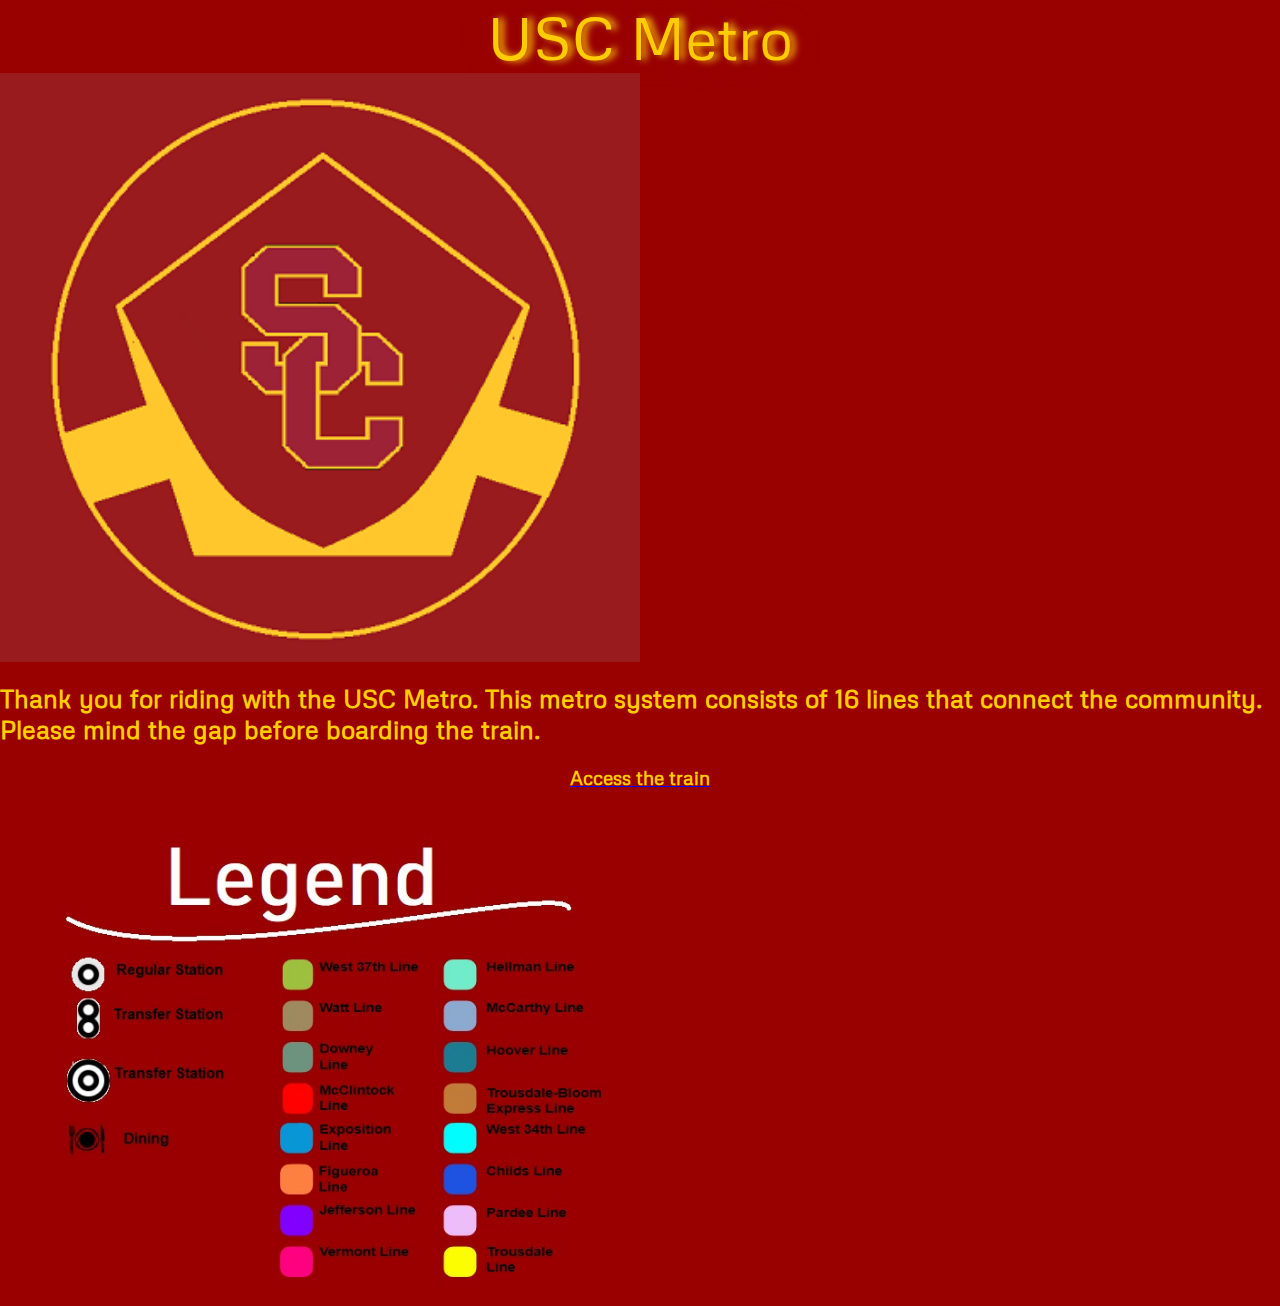
<file: index.html>
<!DOCTYPE html>
<html lang="en">
<head>
	<title >USC Metro</title>
  <script src="https://ajax.googleapis.com/ajax/libs/jquery/3.4.1/jquery.min.js"></script>
   <script src="main.js"></script>
   <link rel="stylesheet" href="main.css"></link>
   <link href="https://fonts.googleapis.com/css?family=Metrophobic&display=swap" rel="stylesheet">
</head>
<body>
  <header align="center">USC Metro</header>
   <img align="center" id="titlelogo" src= "uscmetro.png">
   <h2>Thank you for riding with the USC Metro. This metro system consists of 16 lines that connect the community. Please mind the gap before boarding the train.</h2>
   <a href="map.html">
    <h3 align="center">Access the train</h3>
    <img align="center" id="key" src= "legend.png">
   </a>
</body>
</html>
</file>
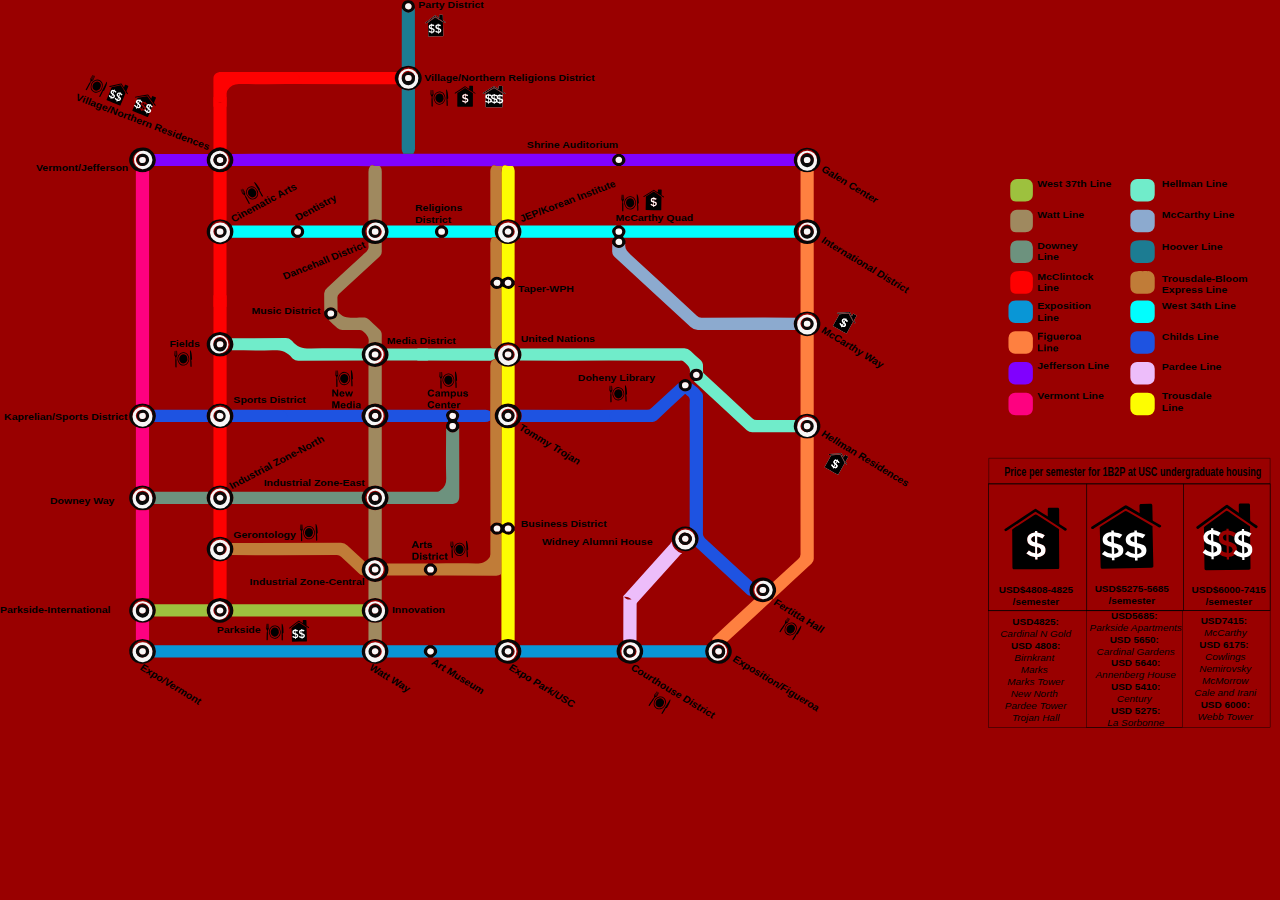
<file: indexv2.html>
<!DOCTYPE html>
<html lang="en" dir="ltr">
  <head>
    <meta charset="utf-8">
    <link rel="stylesheet" href="main.css">
    <script src="https://ajax.googleapis.com/ajax/libs/jquery/3.4.1/jquery.min.js"></script>
    <script type="text/javascript" src="main.js">
    </script>
    <title></title>
  </head>
  <body>
    <?xml version="1.0" encoding="utf-8"?>
    <svg xmlns="http://www.w3.org/2000/svg" viewBox="0 0 727.55612 421.79834"><defs>
    <style>
    .cls-1{fill:#070606;}
    .cls-2{fill:#f6f6f6;}
    .cls-3{fill:#0a0a0a;}
    .cls-4{fill:#f8f8f8;}
    .cls-5{font-size:5.66728px;}
    .cls-11,.cls-19,.cls-21,.cls-23,.cls-24,.cls-25,.cls-45,.cls-46,.cls-5,.cls-54{font-family:Arial-BoldMT, Arial;font-weight:700;}
    .cls-6{fill:#060707;}
    .cls-7{letter-spacing:-0.03706em;}
    .cls-8{letter-spacing:-0.05525em;}
    .cls-9{letter-spacing:-0.07411em;}
    .cls-10{letter-spacing:-0.05509em;}
    .cls-11,.cls-19{font-size:5.52861px;}
    .cls-12{letter-spacing:-0.07412em;}
    .cls-13{letter-spacing:-0.00882em;}
    .cls-14{letter-spacing:-0.03722em;}
    .cls-15{letter-spacing:0.00016em;}
    .cls-16{letter-spacing:-0.03706em;}
    .cls-17{letter-spacing:-0.05518em;}
    .cls-18,.cls-19{letter-spacing:-0.01796em;}
    .cls-20{letter-spacing:-0.00016em;}
    .cls-21{font-size:5.64409px;}
    .cls-22{letter-spacing:-0.03708em;}
    .cls-23{font-size:5.64026px;}
    .cls-24{font-size:5.60185px;}
    .cls-25{font-size:5.59695px;}
    .cls-26{fill:#1e53e1;}
    .cls-27{fill:#fe8040;}
    .cls-28{fill:#c07c38;}
    .cls-29{fill:#8001fe;}
    .cls-30{fill:#1c7c92;}
    .cls-31{fill:#fe0101;}
    .cls-32{fill:#fe0180;}
    .cls-33{fill:#0996d6;}
    .cls-34{fill:#01fefe;}
    .cls-35{fill:#edbdfa;}
    .cls-36{fill:#fdfd01;}
    .cls-37{fill:#9dc13e;}
    .cls-38{fill:#70ecca;}
    .cls-39{fill:#9f895f;}
    .cls-40{fill:#8caacf;}
    .cls-41{fill:#6d927e;}
    .cls-42{fill:#fff;}
    .cls-43{letter-spacing:-0.01812em;}
    .cls-44{fill:none;stroke:#000;stroke-miterlimit:10;stroke-width:0.25px;}
    .cls-45{font-size:5.67px;}
    .cls-46{font-size:7.39017px;}
    .cls-47{letter-spacing:-0.01817em;}
    .cls-48{letter-spacing:0.00019em;}
    .cls-49{font-family:Arial-ItalicMT, Arial;font-weight:400;font-style:italic;}
    .cls-50{letter-spacing:-0.09171em;}
    .cls-51{letter-spacing:-0.0918em;}
    .cls-52{letter-spacing:-0.07423em;}
    .cls-53{letter-spacing:-0.03703em;}
    .cls-54{font-style:normal;letter-spacing:0.00009em;}
    .cls-55{letter-spacing:-0.01808em;}
    </style></defs>
    <g id="Fertitta_Hall" class="station" data-text="Exit here for the Marshall School of Business's Fertitta Hall. 🍽Fertitta Cafe, Popovich Cafe🍽" data-name="Fertitta Hall" data-name="Fertitta Hall"><><path class="cls-1" d="M481.68377,441.665c-.34744-.1262-.59178.06692-.8425.23472-3.21428,2.15155-6.4263,2.02588-9.63689-.007q-.896-.99282-1.79172-1.98592c-.01834-.16251-.0613-.29954-.29265-.24182l.0093.0092a7.43827,7.43827,0,0,1,1.05287-7.71941c4.026-3.37684,7.75455-3.3767,11.77356.0005,2.19935,2.96733,2.33532,5.93613.00788,8.907-.18216.23255-.38484.46027-.25491.78051Zm-5.603.02522a5.25517,5.25517,0,1,0-5.68014-5.22775A5.46921,5.46921,0,0,0,476.08072,441.69025Z" transform="translate(-42.47412 -101.104)"/><path class="cls-2" d="M476.08072,441.69025a5.25517,5.25517,0,1,1,5.656-5.25A5.47342,5.47342,0,0,1,476.08072,441.69025Zm-.00184-1.74708a3.50267,3.50267,0,1,0-3.78813-3.48238A3.63059,3.63059,0,0,0,476.07888,439.94317Z" transform="translate(-42.47412 -101.104)"/><path class="cls-3" d="M476.07888,439.94317a3.50267,3.50267,0,1,1,3.76767-3.50127A3.63407,3.63407,0,0,1,476.07888,439.94317Zm1.896-3.4432a1.76833,1.76833,0,0,0-1.86039-1.77163,1.72878,1.72878,0,1,0-.09127,3.4459A1.78424,1.78424,0,0,0,477.97493,436.5Z" transform="translate(-42.47412 -101.104)"/><path class="cls-4" d="M477.97493,436.5a1.78424,1.78424,0,0,1-1.95166,1.67427,1.72878,1.72878,0,1,1,.09127-3.4459A1.76833,1.76833,0,0,1,477.97493,436.5Z" transform="translate(-42.47412 -101.104)"/><text class="cls-5" transform="matrix(0.88444, 0.53236, -0.57597, 0.81747, 439.2604, 343.51205)">Fertitta Hall</text></g>

    <g id="Exposition_Figueroa" class="station" data-text="Exit here for the ICON Plaza. 🍽Starbucks, Wing Stop🍽" data-name="Exposition/Figueroa" data-name="Exposition/Figueroa"><path class="cls-6" d="M447.407,464.9681a9.05416,9.05416,0,0,1,8.34231.968c4.66409,4.13989,2.60324,9.43317-.90465,11.39632a8.048,8.048,0,0,1-10.61959-2.50326,7.07917,7.07917,0,0,1,.00039-6.92078,10.59085,10.59085,0,0,1,2.919-2.69333c.1732-.01091.33376-.03353.27858-.25642Zm3.55112,1.16211a5.25545,5.25545,0,1,0,5.59287,5.308A5.489,5.489,0,0,0,450.95815,466.13021Z" transform="translate(-42.47412 -101.104)"/><path class="cls-2" d="M450.95815,466.13021a5.25545,5.25545,0,1,1-5.74282,5.16943A5.46282,5.46282,0,0,1,450.95815,466.13021Zm3.70289,5.29261a3.79,3.79,0,1,0-3.83624,3.43787A3.62452,3.62452,0,0,0,454.661,471.42282Z" transform="translate(-42.47412 -101.104)"/><path class="cls-3" d="M454.661,471.42282a3.79,3.79,0,1,1-3.71945-3.54578A3.64506,3.64506,0,0,1,454.661,471.42282Zm-1.872.00526a1.767,1.767,0,0,0-1.85117-1.78193,1.671,1.671,0,0,0-1.91739,1.67217,1.65372,1.65372,0,0,0,1.808,1.77337A1.78607,1.78607,0,0,0,452.78907,471.42808Z" transform="translate(-42.47412 -101.104)"/><path class="cls-4" d="M452.78907,471.42808a1.78607,1.78607,0,0,1-1.96054,1.66361,1.65372,1.65372,0,0,1-1.808-1.77337,1.671,1.671,0,0,1,1.91739-1.67217A1.767,1.767,0,0,1,452.78907,471.42808Z" transform="translate(-42.47412 -101.104)"/><text class="cls-5" transform="matrix(0.88444, 0.53236, -0.57597, 0.81747, 415.98205, 375.52096)">Exposition/Figueroa</text></g>

    <g id="Courthouse_District" class="station" data-text="Exit here for the Gould School of Law. 🍽Law School Cafe🍽" data-name="Courthouse District" data-name="Courthouse District"><path class="cls-6" d="M407.169,467.90489a7.05539,7.05539,0,0,1-.00064,6.92795,8.02131,8.02131,0,0,1-11.09654,2.20245,11.58085,11.58085,0,0,1-2.21587-2.20167,7.05988,7.05988,0,0,1-.00048-6.92955,10.85968,10.85968,0,0,1,2.88255-2.67685,8.85674,8.85674,0,0,1,7.54794.00053A10.84452,10.84452,0,0,1,407.169,467.90489Zm-6.67771,8.70263a5.25495,5.25495,0,1,0-5.64694-5.258A5.47529,5.47529,0,0,0,400.49132,476.60752Z" transform="translate(-42.47412 -101.104)"/><path class="cls-2" d="M400.49132,476.60752a5.25494,5.25494,0,1,1,5.68875-5.21926A5.468,5.468,0,0,1,400.49132,476.60752Zm.058-8.73044a3.50281,3.50281,0,1,0,3.74079,3.52606A3.63936,3.63936,0,0,0,400.54929,467.87708Z" transform="translate(-42.47412 -101.104)"/><path class="cls-3" d="M400.54929,467.87708a3.50281,3.50281,0,1,1-3.81493,3.45751A3.62615,3.62615,0,0,1,400.54929,467.87708Zm-.12054,5.25272c1.14906-.09167,1.90538-.61588,1.94723-1.69409a1.65191,1.65191,0,0,0-1.79162-1.78807,1.67532,1.67532,0,0,0-1.93593,1.65463C398.59387,472.38552,399.3177,472.95021,400.42875,473.1298Z" transform="translate(-42.47412 -101.104)"/><path class="cls-4" d="M400.42875,473.1298c-1.111-.17959-1.83488-.74428-1.78032-1.82753a1.67532,1.67532,0,0,1,1.93593-1.65463,1.65191,1.65191,0,0,1,1.79162,1.78807C402.33413,472.51392,401.57781,473.03813,400.42875,473.1298Z" transform="translate(-42.47412 -101.104)"/><text class="cls-5" transform="matrix(0.88444, 0.53236, -0.57597, 0.81747, 358.03488, 380.4334)">Courthouse District</text></g>

    <g id="Expo_Park_USC" class="station" data-text="Please transfer here for the LA Metro Rail Expo Line. " data-name="Expo Park/USC" data-name="Expo Park/USC"><path class="cls-6" d="M324.59407,474.82911a7.05068,7.05068,0,0,1,.00029-6.92081,10.75455,10.75455,0,0,1,2.9093-2.693,8.86042,8.86042,0,0,1,7.49725.00064A10.73575,10.73575,0,0,1,337.91,467.9077a7.05182,7.05182,0,0,1-.00019,6.922,8.02156,8.02156,0,0,1-11.10069,2.204A11.46491,11.46491,0,0,1,324.59407,474.82911Zm6.60646-8.6989a5.25516,5.25516,0,1,0,5.71954,5.191A5.46514,5.46514,0,0,0,331.20053,466.13021Z" transform="translate(-42.47412 -101.104)"/><path class="cls-2" d="M331.20053,466.13021a5.25515,5.25515,0,1,1-5.61625,5.28632A5.48312,5.48312,0,0,1,331.20053,466.13021Zm.00285,1.74687a3.503,3.503,0,1,0,3.82664,3.44671A3.62376,3.62376,0,0,0,331.20338,467.87708Z" transform="translate(-42.47412 -101.104)"/><path class="cls-3" d="M331.20338,467.87708a3.503,3.503,0,1,1-3.72908,3.5369A3.64131,3.64131,0,0,1,331.20338,467.87708Zm.01274,5.25425c1.13764-.117,1.885-.65051,1.90015-1.73231a1.87028,1.87028,0,0,0-3.72831-.06006C329.35981,472.423,330.09242,472.97483,331.21612,473.13133Z" transform="translate(-42.47412 -101.104)"/><path class="cls-4" d="M331.21612,473.13133c-1.1237-.1565-1.85631-.70837-1.82816-1.79237a1.87028,1.87028,0,0,1,3.72831.06006C333.10114,472.48082,332.35376,473.01429,331.21612,473.13133Z" transform="translate(-42.47412 -101.104)"/><text class="cls-5" transform="matrix(0.88444, 0.53236, -0.57597, 0.81747, 288.72143, 380.43361)">Expo Park/USC</text></g>

    <g id="Art_Museum" class="station" data-text="Exit here for the Fisher Museum of Art." data-name="Art Museum"><path class="cls-6" d="M286.01257,474.80439c-3.56146-1.933-3.56075-4.94285.00121-6.87123q1.16313,0,2.32713-.00007c3.562,1.92813,3.5634,4.93632.00271,6.87112Q287.17767,474.80438,286.01257,474.80439Zm1.24927-5.20666c-1.08874.08817-1.87644.58019-1.94994,1.65825a1.65023,1.65023,0,0,0,1.74378,1.8356,1.68922,1.68922,0,0,0,1.98733-1.61019C289.13009,470.39835,288.41725,469.81576,287.26184,469.59773Z" transform="translate(-42.47412 -101.104)"/><path class="cls-4" d="M287.26184,469.59773c1.15541.218,1.86825.80062,1.78117,1.88366a1.68922,1.68922,0,0,1-1.98733,1.61019,1.65023,1.65023,0,0,1-1.74378-1.8356C285.3854,470.17792,286.1731,469.6859,287.26184,469.59773Z" transform="translate(-42.47412 -101.104)"/><text class="cls-5" transform="matrix(0.88444, 0.53236, -0.57597, 0.81747, 244.70159, 377.27489)">Art Museum</text></g>

    <g id="Watt_Way" class="station" data-text="Exit here for the Watt Way Entrance." data-name="Watt Way"><path class="cls-6" d="M262.35263,467.90478a7.08273,7.08273,0,0,1-.00077,6.9281,8.02086,8.02086,0,0,1-11.09637,2.20216,11.58246,11.58246,0,0,1-2.216-2.20142,7.05617,7.05617,0,0,1,.00048-6.92969,10.25179,10.25179,0,0,1,2.88017-2.65764,8.54392,8.54392,0,0,1,7.55053-.00024A10.26359,10.26359,0,0,1,262.35263,467.90478Zm-.989,3.50721a5.68563,5.68563,0,1,0-5.71459,5.19553A5.46553,5.46553,0,0,0,261.36362,471.412Z" transform="translate(-42.47412 -101.104)"/><path class="cls-2" d="M261.36362,471.412a5.68563,5.68563,0,1,1-5.62126-5.28182A5.48167,5.48167,0,0,1,261.36362,471.412Zm-5.59033-3.53491a3.50348,3.50348,0,1,0,3.7003,3.5635A3.64878,3.64878,0,0,0,255.77329,467.87708Z" transform="translate(-42.47412 -101.104)"/><path class="cls-3" d="M255.77329,467.87708a3.50348,3.50348,0,1,1-3.85543,3.42014A3.62076,3.62076,0,0,1,255.77329,467.87708Zm-.09711,1.72922c-1.12746.14762-1.86333.69523-1.84485,1.779a1.87033,1.87033,0,0,0,3.72871-.03311C257.55442,470.26938,256.8104,469.73239,255.67618,469.6063Z" transform="translate(-42.47412 -101.104)"/><path class="cls-4" d="M255.67618,469.6063c1.13422.12609,1.87824.66308,1.88386,1.74587a1.87033,1.87033,0,0,1-3.72871.03311C253.81285,470.30153,254.54872,469.75392,255.67618,469.6063Z" transform="translate(-42.47412 -101.104)"/><text class="cls-5" transform="matrix(0.88444, 0.53236, -0.57597, 0.81747, 209.44596, 380.4334)"><tspan class="cls-7">W</tspan><tspan x="5.13871" y="0">att </tspan><tspan class="cls-7" x="13.63952" y="0">W</tspan><tspan x="18.77823" y="0">ay</tspan></text></g>

    <g id="Expo_Vermont" class="station" data-text="Please transfer here for the LA Metro Rail Expo Line. " data-name="Expo/Vermont"><path class="cls-6" d="M130.12972,467.9077a7.05132,7.05132,0,0,1-.00008,6.922c-2.54637,3.06-5.3253,4.12961-8.64649,3.2608a6.90776,6.90776,0,0,1-5.4329-5.44212,6.46,6.46,0,0,1,2.56164-6.63328c.349-.28842.7396-.53383,1.1109-.79912a8.84654,8.84654,0,0,1,7.49829.00039A10.73013,10.73013,0,0,1,130.12972,467.9077Zm-.98984,3.39929a5.68581,5.68581,0,1,0-5.6009,5.30053A5.48752,5.48752,0,0,0,129.13988,471.307Z" transform="translate(-42.47412 -101.104)"/><path class="cls-2" d="M129.13988,471.307a5.68581,5.68581,0,1,1-5.73489-5.17682A5.46432,5.46432,0,0,1,129.13988,471.307Zm-5.89419,3.54983a3.68313,3.68313,0,0,0,4.00008-3.27881,3.60186,3.60186,0,0,0-3.54751-3.69717,3.68326,3.68326,0,0,0-4.00007,3.27888A3.60166,3.60166,0,0,0,123.24569,474.85682Z" transform="translate(-42.47412 -101.104)"/><path class="cls-3" d="M123.24569,474.85682a3.60166,3.60166,0,0,1-3.5475-3.6971,3.68326,3.68326,0,0,1,4.00007-3.27888,3.60186,3.60186,0,0,1,3.54751,3.69717A3.68313,3.68313,0,0,1,123.24569,474.85682Zm2.14278-3.4713a1.79239,1.79239,0,0,0-1.84414-1.7399,1.67632,1.67632,0,0,0-1.93469,1.6565,1.65185,1.65185,0,0,0,1.79024,1.78943A1.81275,1.81275,0,0,0,125.38847,471.38552Z" transform="translate(-42.47412 -101.104)"/><path class="cls-4" d="M125.38847,471.38552a1.81275,1.81275,0,0,1-1.98859,1.706,1.65185,1.65185,0,0,1-1.79024-1.78943,1.67632,1.67632,0,0,1,1.93469-1.6565A1.79239,1.79239,0,0,1,125.38847,471.38552Z" transform="translate(-42.47412 -101.104)"/><text class="cls-5" transform="matrix(0.88444, 0.53236, -0.57597, 0.81747, 79.13153, 380.43326)">Expo/<tspan class="cls-8" x="15.43031" y="0">V</tspan><tspan x="18.89743" y="0">ermont</tspan></text></g>

    <g id="Tommy_Trojan" class="station" data-text="Exit Trousdale Exit for Bovard Auditorium. Exit Childs Exit for Campus Center. Please transfer here for the Childs Line." data-name="Tommy Trojan"><path class="cls-1" d="M327.50009,331.36246a8.87766,8.87766,0,0,1,7.49811.00212,10.68837,10.68837,0,0,1,2.90919,2.692,7.06538,7.06538,0,0,1-.00023,6.92354,10.73106,10.73106,0,0,1-2.90915,2.69274,8.88328,8.88328,0,0,1-7.49854.00145,12.60817,12.60817,0,0,1-2.29394-1.92919C322.96739,339.0215,322.7414,334.29064,327.50009,331.36246Zm3.70742.917a5.25534,5.25534,0,1,0,5.71279,5.19772A5.46559,5.46559,0,0,0,331.20751,332.27945Z" transform="translate(-42.47412 -101.104)"/><path class="cls-3" d="M335.03,337.46435a3.79,3.79,0,1,1-3.83627-3.43777A3.62435,3.62435,0,0,1,335.03,337.46435Zm-3.63678-1.704c-1.1632.05733-1.92826.57415-2.00384,1.64546a1.64743,1.64743,0,0,0,1.74115,1.83319,1.68722,1.68722,0,0,0,1.98462-1.60824C333.20237,336.54967,332.4898,335.96754,331.39324,335.76031Z" transform="translate(-42.47412 -101.104)"/><path class="cls-4" d="M331.39324,335.76031c1.09656.20723,1.80913.78936,1.72193,1.87041a1.68722,1.68722,0,0,1-1.98462,1.60824,1.64743,1.64743,0,0,1-1.74115-1.83319C329.465,336.33446,330.23,335.81764,331.39324,335.76031Z" transform="translate(-42.47412 -101.104)"/><text class="cls-5" transform="matrix(0.88444, 0.53236, -0.57597, 0.81747, 294.44354, 243.9765)"><tspan class="cls-9">T</tspan><tspan x="3.04141" y="0">ommy </tspan><tspan class="cls-10" x="21.30785" y="0">T</tspan><tspan x="24.45711" y="0">rojan </tspan></text><text x="-42.47412" y="-101.104"/></g>

    <g id="Business_District" class="station" data-text="Exit here for the Levanthal School of Accounting and Marshall School of Business. " data-name="Business District"><path class="cls-1" d="M327.40146,398.73837c.30848.33854.41535.85845,1.17538.36461,2.76444-1.79624,4.70506-1.3434,6.39462,1.37882q0,1.05226,0,2.104c-1.68892,2.72171-3.63165,3.1753-6.39411,1.37924-.75942-.4938-.86716.02465-1.17584.364-2.89052,1.28764-4.53146.8344-6.15843-1.7002q0-1.09452-.0001-2.18966C322.86983,397.90415,324.51158,397.4507,327.40146,398.73837Zm5.75543,2.92684a1.75923,1.75923,0,0,0-1.78277-1.85552,1.68805,1.68805,0,0,0-1.98622,1.61157,1.6495,1.6495,0,0,0,1.74252,1.837A1.8015,1.8015,0,0,0,333.15689,401.66521Zm-6.29328-.05306a1.76579,1.76579,0,0,0-1.83524-1.80332,1.67641,1.67641,0,0,0-1.93753,1.65811,1.6536,1.6536,0,0,0,1.79269,1.792A1.79115,1.79115,0,0,0,326.86361,401.61215Z" transform="translate(-42.47412 -101.104)"/><path class="cls-4" d="M333.15689,401.66521a1.8015,1.8015,0,0,1-2.02647,1.593,1.6495,1.6495,0,0,1-1.74252-1.837,1.68805,1.68805,0,0,1,1.98622-1.61157A1.75923,1.75923,0,0,1,333.15689,401.66521Z" transform="translate(-42.47412 -101.104)"/><path class="cls-4" d="M326.86361,401.61215a1.79115,1.79115,0,0,1-1.98008,1.64684,1.6536,1.6536,0,0,1-1.79269-1.792,1.67641,1.67641,0,0,1,1.93753-1.65811A1.76579,1.76579,0,0,1,326.86361,401.61215Z" transform="translate(-42.47412 -101.104)"/><text class="cls-11" transform="translate(295.99219 299.28888) scale(1.08193 1)">Business District</text></g>

    <g id="WPH-Taper" class="station" data-text="Exit here for the Rossier School of Education and Taper Hall." ><path class="cls-1" d="M327.40148,259.06831c.30844.33866.41546.85837,1.17542.36459,2.76438-1.79621,4.70512-1.34336,6.39454,1.37881q0,1.05228,0,2.104c-1.68866,2.72163-3.63189,3.1754-6.394,1.37933-.75934-.49374-.86718.02446-1.17589.36388-2.8893,1.28748-4.52386.83682-6.15875-1.69755l.00025-2.19218C322.86972,258.23412,324.51177,257.78062,327.40148,259.06831Zm-.541,2.92691a1.75924,1.75924,0,0,0-1.78269-1.85561,1.68805,1.68805,0,0,0-1.98629,1.61152,1.64947,1.64947,0,0,0,1.74245,1.837A1.80151,1.80151,0,0,0,326.86052,261.99522Zm4.32718,1.63257c1.1484-.10217,1.90122-.63115,1.93118-1.71325a1.65554,1.65554,0,0,0-1.81188-1.7747,1.67333,1.67333,0,0,0-1.92152,1.67331C329.34263,262.89906,330.07061,263.45863,331.1877,263.62779Z" transform="translate(-42.47412 -101.104)"/><path class="cls-4" d="M326.86052,261.99522a1.80151,1.80151,0,0,1-2.02653,1.59289,1.64947,1.64947,0,0,1-1.74245-1.837,1.68805,1.68805,0,0,1,1.98629-1.61152A1.75924,1.75924,0,0,1,326.86052,261.99522Z" transform="translate(-42.47412 -101.104)"/><path class="cls-4" d="M331.1877,263.62779c-1.11709-.16916-1.84507-.72873-1.80222-1.81464a1.67333,1.67333,0,0,1,1.92152-1.67331,1.65554,1.65554,0,0,1,1.81188,1.7747C333.08892,262.99664,332.3361,263.52562,331.1877,263.62779Z" transform="translate(-42.47412 -101.104)"/><text class="cls-11" transform="translate(294.44629 166.21954) scale(1.08193 1)"><tspan class="cls-12">T</tspan><tspan x="2.96688" y="0">aper-WPH</tspan></text><text x="-42.47412" y="-101.104"/></g>

    <g id="Hellman_Residences" class="station" data-text="Exit here for the Pardee Tower, Marks Tower, Marks Hall, and Trojan Hall residences." data-name="Hellman Residences"><path class="cls-1" d="M497.50486,337.187a8.80267,8.80267,0,0,1,7.49819-.00054c4.77585,2.99007,4.46972,7.57594,2.4,10.231a11.693,11.693,0,0,1-2.3998,2.07231,8.80545,8.80545,0,0,1-7.49846-.001,10.67181,10.67181,0,0,1-2.89885-2.67642,7.07163,7.07163,0,0,1-.00023-6.94866A10.66452,10.66452,0,0,1,497.50486,337.187Zm9.41739,6.136a5.68572,5.68572,0,1,0-5.65186,5.25389A5.47421,5.47421,0,0,0,506.92225,343.323Z" transform="translate(-42.47412 -101.104)"/><path class="cls-2" d="M506.92225,343.323a5.68572,5.68572,0,1,1-5.68438-5.22392A5.46852,5.46852,0,0,1,506.92225,343.323Zm-5.6795,3.50678a3.50266,3.50266,0,1,0-3.76652-3.50231A3.63453,3.63453,0,0,0,501.24275,346.82975Z" transform="translate(-42.47412 -101.104)"/><path class="cls-3" d="M501.24275,346.82975a3.50265,3.50265,0,1,1,3.78928-3.48124A3.63022,3.63022,0,0,1,501.24275,346.82975Zm1.91747-3.54933a1.78641,1.78641,0,0,0-1.95993-1.66536,1.7289,1.7289,0,1,0,.108,3.44565A1.7673,1.7673,0,0,0,503.16022,343.28042Z" transform="translate(-42.47412 -101.104)"/><path class="cls-4" d="M503.16022,343.28042a1.7673,1.7673,0,0,1-1.8519,1.78029,1.7289,1.7289,0,1,1-.108-3.44565A1.78641,1.78641,0,0,1,503.16022,343.28042Z" transform="translate(-42.47412 -101.104)"/><text class="cls-5" transform="matrix(0.88444, 0.53236, -0.57597, 0.81747, 466.35693, 247.49008)">Hellman Residences</text></g>

    <g id="McCarthy_Way" class="station" data-text="Exit here for McCarthy Way entrance and New North Residential College." data-name="McCarthy Way"><path class="cls-1" d="M497.50486,278.99112a8.80244,8.80244,0,0,1,7.49823-.00044c4.7755,2.98975,4.46987,7.57553,2.39995,10.231a11.69308,11.69308,0,0,1-2.3998,2.07229,8.80505,8.80505,0,0,1-7.49849-.001,10.53165,10.53165,0,0,1-2.8841-2.66035,7.01032,7.01032,0,0,1-.00015-6.98086A10.53333,10.53333,0,0,1,497.50486,278.99112Zm9.41739,6.1867a5.68578,5.68578,0,1,0-5.70686,5.2032A5.46595,5.46595,0,0,0,506.92225,285.17782Z" transform="translate(-42.47412 -101.104)"/><path class="cls-2" d="M506.92225,285.17782a5.68579,5.68579,0,1,1-5.62946-5.27464A5.47938,5.47938,0,0,1,506.92225,285.17782Zm-5.62054,3.45606a3.50294,3.50294,0,1,0-3.82544-3.44787A3.62423,3.62423,0,0,0,501.30171,288.63388Z" transform="translate(-42.47412 -101.104)"/><path class="cls-3" d="M501.30171,288.63388a3.50294,3.50294,0,1,1,3.73028-3.53573A3.64108,3.64108,0,0,1,501.30171,288.63388Zm1.85955-3.484a1.775,1.775,0,0,0-1.89952-1.73106,1.72847,1.72847,0,1,0-.015,3.44643A1.77747,1.77747,0,0,0,503.16126,285.14985Z" transform="translate(-42.47412 -101.104)"/><path class="cls-4" d="M503.16126,285.14985a1.77747,1.77747,0,0,1-1.91451,1.71537,1.72847,1.72847,0,1,1,.015-3.44643A1.775,1.775,0,0,1,503.16126,285.14985Z" transform="translate(-42.47412 -101.104)"/><text class="cls-5" transform="matrix(0.88444, 0.53236, -0.57597, 0.81747, 466.35643, 188.70744)">McCarthy <tspan class="cls-7" x="27.39824" y="0">W</tspan><tspan x="32.53695" y="0">ay</tspan></text></g>

    <g id="International_District" class="station" data-text="Exit here for the International Academy and Office of International Services." data-name="International District"><path class="cls-1" d="M497.50471,226.6144a8.80365,8.80365,0,0,1,7.49823.00017c4.79337,3.00322,4.4583,7.59289,2.40018,10.23081a11.71286,11.71286,0,0,1-2.39988,2.07227,8.80505,8.80505,0,0,1-7.49849-.001,10.724,10.724,0,0,1-2.91038-2.69175,7.11044,7.11044,0,0,1,0-6.91829A10.74366,10.74366,0,0,1,497.50471,226.6144Zm3.73754,11.39034a5.25519,5.25519,0,1,0-5.65624-5.24994A5.47374,5.47374,0,0,0,501.24225,238.00474Z" transform="translate(-42.47412 -101.104)"/><path class="cls-2" d="M501.24225,238.00474a5.25519,5.25519,0,1,1,5.68-5.2279A5.46945,5.46945,0,0,1,501.24225,238.00474Zm3.78974-5.22945a3.78959,3.78959,0,1,0-3.78812,3.48231A3.63034,3.63034,0,0,0,505.032,232.77529Z" transform="translate(-42.47412 -101.104)"/><path class="cls-3" d="M505.032,232.77529a3.78959,3.78959,0,1,1-3.76764-3.50127A3.63406,3.63406,0,0,1,505.032,232.77529Zm-1.8707-.0176a1.77749,1.77749,0,0,0-1.91485-1.71515,1.72844,1.72844,0,1,0,.01564,3.44638A1.77482,1.77482,0,0,0,503.16129,232.75769Z" transform="translate(-42.47412 -101.104)"/><path class="cls-4" d="M503.16129,232.75769a1.77482,1.77482,0,0,1-1.89921,1.73123,1.72844,1.72844,0,1,1-.01564-3.44638A1.77749,1.77749,0,0,1,503.16129,232.75769Z" transform="translate(-42.47412 -101.104)"/><text class="cls-5" transform="matrix(0.88444, 0.53236, -0.57597, 0.81747, 466.35768, 137.49853)">International District</text></g>

    <g id="Galen_Center" class="station" data-text="Exit here for the Galen Center." data-name="Galen Center"><path class="cls-1" d="M505.00486,198.18022a8.8085,8.8085,0,0,1-7.50207-.00124,10.72656,10.72656,0,0,1-2.90812-2.69081,7.09726,7.09726,0,0,1-.00011-6.91888c2.5471-3.06057,5.3249-4.12994,8.64609-3.26261a6.90778,6.90778,0,0,1,5.43427,5.44045,6.457,6.457,0,0,1-2.56009,6.63315C505.766,197.66876,505.3759,197.91464,505.00486,198.18022Zm1.91739-6.1114a5.68586,5.68586,0,1,0-5.71147,5.19879A5.46568,5.46568,0,0,0,506.92225,192.06882Z" transform="translate(-42.47412 -101.104)"/><path class="cls-2" d="M506.92225,192.06882a5.68586,5.68586,0,1,1-5.62477-5.279A5.48063,5.48063,0,0,1,506.92225,192.06882Zm-1.89026.0059a3.78987,3.78987,0,1,0-3.82767,3.44577A3.62285,3.62285,0,0,0,505.032,192.07472Z" transform="translate(-42.47412 -101.104)"/><path class="cls-3" d="M505.032,192.07472a3.78988,3.78988,0,1,1-3.72809-3.5378A3.64151,3.64151,0,0,1,505.032,192.07472Zm-1.871-.0127a1.77073,1.77073,0,0,0-1.87423-1.7563,1.72855,1.72855,0,1,0-.065,3.446A1.78229,1.78229,0,0,0,503.161,192.062Z" transform="translate(-42.47412 -101.104)"/><path class="cls-4" d="M503.161,192.062a1.78229,1.78229,0,0,1-1.93922,1.6897,1.72855,1.72855,0,1,1,.065-3.446A1.77073,1.77073,0,0,1,503.161,192.062Z" transform="translate(-42.47412 -101.104)"/><text class="cls-5" transform="matrix(0.88444, 0.53236, -0.57597, 0.81747, 466.35757, 97.09274)">Galen Center</text></g>

    <g id="Widney_Alumni_House" class="station" data-text="Exit here for the historical Widney Alumni House and the Price School of Public Policy." data-name="Widney Alumni House"><path class="cls-6" d="M430.26814,414.20151a7.60189,7.60189,0,0,1-5.68283-5.25155c-1.15594-4.52112,3.0606-9.90779,9.913-8.29248,4.25109,2.11929,5.89593,5.17713,4.73177,8.77541a10.88441,10.88441,0,0,1-1.35185,2.41632A8.36338,8.36338,0,0,1,430.26814,414.20151Zm7.39378-6.7257a5.6867,5.6867,0,1,0-5.80032,5.11622A5.45592,5.45592,0,0,0,437.66192,407.47581Z" transform="translate(-42.47412 -101.104)"/><path class="cls-2" d="M437.66192,407.47581a5.6867,5.6867,0,1,1-5.53542-5.361A5.50178,5.50178,0,0,1,437.66192,407.47581Zm-1.89-.00451a3.616,3.616,0,0,0-3.65031-3.60964,3.662,3.662,0,0,0-3.90541,3.37386,3.61613,3.61613,0,0,0,3.65031,3.60968A3.662,3.662,0,0,0,435.77193,407.4713Z" transform="translate(-42.47412 -101.104)"/><path class="cls-3" d="M435.77193,407.4713a3.662,3.662,0,0,1-3.90541,3.3739,3.61613,3.61613,0,0,1-3.65031-3.60968,3.662,3.662,0,0,1,3.90541-3.37386A3.616,3.616,0,0,1,435.77193,407.4713Zm-3.83074-1.87975c-1.11874.164-1.84821.72028-1.81128,1.80406a1.87042,1.87042,0,0,0,3.72813-.08447C433.8341,406.23045,433.08414,405.69978,431.94119,405.59155Z" transform="translate(-42.47412 -101.104)"/><path class="cls-4" d="M431.94119,405.59155c1.14295.10823,1.89291.6389,1.91685,1.71959a1.87042,1.87042,0,0,1-3.72813.08447C430.093,406.31183,430.82245,405.75551,431.94119,405.59155Z" transform="translate(-42.47412 -101.104)"/><text class="cls-11" transform="translate(308.03516 309.74298) scale(1.08193 1)"><tspan class="cls-13">W</tspan><tspan x="5.16926" y="0">idney</tspan><tspan class="cls-14" x="19.60923" y="0"> </tspan><tspan class="cls-15" x="20.93968" y="0">Alumni House</tspan></text></g>

    <g id="Parkside-International" class="station" data-text="Exit here for the Parkside International residences."><path class="cls-1" d="M119.72955,441.93481a8.81378,8.81378,0,0,1,7.48489.00113,10.61273,10.61273,0,0,1,2.90154,2.6787,7.00088,7.00088,0,0,1-.00027,6.95158,10.63033,10.63033,0,0,1-2.90125,2.6798,8.82648,8.82648,0,0,1-7.48507-.00117c-4.79081-2.9922-4.48008-7.59751-2.38537-10.26193A11.78018,11.78018,0,0,1,119.72955,441.93481Zm9.41059,6.121a5.68585,5.68585,0,1,0-5.63066,5.27358A5.47909,5.47909,0,0,0,129.14014,448.05585Z" transform="translate(-42.47412 -101.104)"/><path class="cls-2" d="M129.14014,448.05585a5.68585,5.68585,0,1,1-5.7057-5.20424A5.466,5.466,0,0,1,129.14014,448.05585Zm-1.89029.04621a3.7896,3.7896,0,1,0-3.79036,3.48028A3.62964,3.62964,0,0,0,127.24985,448.10206Z" transform="translate(-42.47412 -101.104)"/><path class="cls-3" d="M127.24985,448.10206a3.7896,3.7896,0,1,1-3.76541-3.50333A3.63405,3.63405,0,0,1,127.24985,448.10206Zm-5.69217-.08677a1.78216,1.78216,0,0,0,1.79237,1.79756,1.68868,1.68868,0,0,0,1.98359-1.61,1.64782,1.64782,0,0,0-1.74018-1.83421A1.8213,1.8213,0,0,0,121.55768,448.01529Z" transform="translate(-42.47412 -101.104)"/><path class="cls-4" d="M121.55768,448.01529a1.8213,1.8213,0,0,1,2.03578-1.64667,1.64782,1.64782,0,0,1,1.74018,1.83421,1.68868,1.68868,0,0,1-1.98359,1.61A1.78216,1.78216,0,0,1,121.55768,448.01529Z" transform="translate(-42.47412 -101.104)"/><text class="cls-11" transform="translate(0 348.70978) scale(1.08193 1)">Parkside-International</text></g>

    <g id="Downey_Way"  class="station" data-text="Exit here for the Downey Way entrance. " data-name="Downey Way"><path class="cls-1" d="M119.72944,377.9201a8.811,8.811,0,0,1,7.48516.00025,10.25728,10.25728,0,0,1,2.8767,2.65952,6.85089,6.85089,0,0,1-.00027,6.99007,10.282,10.282,0,0,1-2.87657,2.66062,8.8135,8.8135,0,0,1-7.48489-.00071c-4.79283-2.99554-4.47907-7.59768-2.386-10.262A11.70056,11.70056,0,0,1,119.72944,377.9201Zm9.4107,6.18516a5.68582,5.68582,0,1,0-5.70082,5.20871A5.46631,5.46631,0,0,0,129.14014,384.10526Z" transform="translate(-42.47412 -101.104)"/><path class="cls-2" d="M129.14014,384.10526a5.68582,5.68582,0,1,1-5.63545-5.26914A5.47771,5.47771,0,0,1,129.14014,384.10526Zm-1.89029.04148a3.79025,3.79025,0,1,0-3.85545,3.42011A3.62084,3.62084,0,0,0,127.24985,384.14674Z" transform="translate(-42.47412 -101.104)"/><path class="cls-3" d="M127.24985,384.14674a3.79025,3.79025,0,1,1-3.70034-3.5635A3.64863,3.64863,0,0,1,127.24985,384.14674Zm-3.72522,1.69029c1.11885-.16406,1.84856-.72006,1.81157-1.80406a1.87048,1.87048,0,0,0-3.72823.08447C121.632,385.19821,122.382,385.72877,123.52463,385.837Z" transform="translate(-42.47412 -101.104)"/><path class="cls-4" d="M123.52463,385.837c-1.14261-.10826-1.89268-.63882-1.91666-1.71959a1.87048,1.87048,0,0,1,3.72823-.08447C125.37319,385.117,124.64348,385.673,123.52463,385.837Z" transform="translate(-42.47412 -101.104)"/><text class="cls-11" transform="translate(28.38281 286.46368) scale(1.08193 1)">Downey <tspan class="cls-16" x="22.73227" y="0">W</tspan><tspan x="27.74537" y="0">ay</tspan></text></g>

    <g id="Kaprelian" class="station" data-text="Please exit here for the Kaprelian Hall."><path class="cls-1" d="M127.21826,343.67252a8.81908,8.81908,0,0,1-7.49264-.0006c-4.80576-3.01316-4.46281-7.61154-2.38342-10.25912a11.78755,11.78755,0,0,1,2.38327-2.04817,8.81765,8.81765,0,0,1,7.49309.00018,10.6484,10.6484,0,0,1,2.90663,2.69079,7.05273,7.05273,0,0,1-.00008,6.92529A10.68781,10.68781,0,0,1,127.21826,343.67252Zm1.92188-6.10517a5.68594,5.68594,0,1,0-5.72119,5.19A5.46526,5.46526,0,0,0,129.14014,337.56735Z" transform="translate(-42.47412 -101.104)"/><path class="cls-2" d="M129.14014,337.56735a5.686,5.686,0,1,1-5.61519-5.28789A5.48367,5.48367,0,0,1,129.14014,337.56735Zm-5.74569,3.44281a3.50348,3.50348,0,1,0-3.70033-3.56347A3.64868,3.64868,0,0,0,123.39445,341.01016Z" transform="translate(-42.47412 -101.104)"/><path class="cls-3" d="M123.39445,341.01016a3.50348,3.50348,0,1,1,3.8554-3.42007A3.6208,3.6208,0,0,1,123.39445,341.01016Zm1.98335-3.55082a1.78589,1.78589,0,0,0-1.95963-1.664,1.7289,1.7289,0,1,0,.10777,3.44565A1.76705,1.76705,0,0,0,125.3778,337.45934Z" transform="translate(-42.47412 -101.104)"/><path class="cls-4" d="M125.3778,337.45934a1.76705,1.76705,0,0,1-1.85186,1.78164,1.7289,1.7289,0,1,1-.10777-3.44565A1.78589,1.78589,0,0,1,125.3778,337.45934Z" transform="translate(-42.47412 -101.104)"/><text class="cls-11" transform="translate(2.3399 238.74335) scale(1.08193 1)">Kaprelian/Sports District</text><path d="M303.85185,417.157a3.25892,3.25892,0,0,1-3.06745-2.03837,4.10924,4.10924,0,0,1,.71781-4.61339,2.88518,2.88518,0,0,1,2.462-.90695,3.25782,3.25782,0,0,1,2.73636,2.25162,4.02337,4.02337,0,0,1-.44858,3.92946,3.05567,3.05567,0,0,1-1.93157,1.305C304.17327,417.11552,304.02356,417.13082,303.85185,417.157Zm-.12315-.47679a2.78985,2.78985,0,0,0,1.98063-.91347,3.62,3.62,0,0,0,.472-4.07908,2.81332,2.81332,0,0,0-2.3275-1.625,2.59571,2.59571,0,0,0-2.225.94935,3.60509,3.60509,0,0,0-.48455,3.90591A2.83194,2.83194,0,0,0,303.7287,416.68017Z" transform="translate(-42.47412 -101.104)"/><path d="M299.16825,415.98237c-.01748-.64173-.03591-1.28344-.05106-1.92521a.86715.86715,0,0,1,.02563-.20309,3.21721,3.21721,0,0,0,.09824-.68993,1.70167,1.70167,0,0,0-.43839-1.18983,1.20048,1.20048,0,0,1-.29543-.92244c.03755-.67153.06385-1.34411.0949-2.01625.0008-.01722.00162-.03453.00372-.05155.00831-.06726.04319-.10461.09488-.10243.05315.00223.08452.04.08667.1117q.01332.44424.02451.88853.01861.71828.03675,1.43655a.37806.37806,0,0,0,.00932.08765.09292.09292,0,0,0,.102.07838.09577.09577,0,0,0,.08823-.09593.48218.48218,0,0,0,.00106-.07386q-.02933-1.144-.059-2.28807c-.0027-.10424.02157-.14989.08932-.16635.0851-.02067.13924.0278.142.13114.0064.23694.01057.47393.01674.71088q.02112.81079.04341,1.62157c.00273.10053.03615.14707.10106.1439.06424-.00314.1-.05489.09771-.14868q-.02878-1.15516-.05913-2.3103c-.00157-.05961,0-.11457.0526-.14457.08005-.04568.159.00949.16247.11786q.01474.4553.02574.91071.01794.70347.03467,1.407c.00227.08985.032.13011.09606.13552.06621.00559.10655-.03937.10449-.11846q-.02434-.933-.049-1.866c-.004-.153-.0069-.30608-.01029-.45912-.002-.08893.02621-.13379.08823-.14042.06422-.00687.10648.03642.115.12346q.07189.73666.14233,1.47351c.02031.21121.0349.42332.06144.63352a1.09364,1.09364,0,0,1-.22808.8467,1.63081,1.63081,0,0,0-.345.85611,2.13244,2.13244,0,0,0,.03545.71389,5.5355,5.5355,0,0,1,.11049,1.152q.03966,1.60687.08473,3.21365a.41438.41438,0,0,1-.20873.41344c-.22258.10484-.46325-.07995-.47373-.36993-.01347-.37258-.01867-.74545-.03137-1.11806-.00916-.26888-.02472-.53756-.03743-.80633Z" transform="translate(-42.47412 -101.104)"/><path d="M307.57435,413.04757q-.10234-2.16423-.20458-4.32847c-.00233-.04931-.00471-.09874-.00439-.14805.00073-.11253.04917-.15844.14179-.12815a.51262.51262,0,0,1,.28218.25862,3.655,3.655,0,0,1,.28917.71678,10.645,10.645,0,0,1,.32355,1.53224c.12277.83479.18663,1.6761.23164,2.51969.0033.06175-.01081.08775-.06007.11082a.70927.70927,0,0,0-.35355.828c.02254.12971.06722.25431.10088.38156a.47674.47674,0,0,1,.02.09965q.0543,1.27663.10634,2.55336c.00994.24518-.12206.42316-.31543.43147-.193.00829-.3401-.15846-.35172-.40268q-.10527-2.21228-.20945-4.42462Z" transform="translate(-42.47412 -101.104)"/><path d="M303.54276,410.73163a2.33684,2.33684,0,0,1,2.2466,1.56255,2.90775,2.90775,0,0,1-.38239,2.84356,2.12678,2.12678,0,0,1-3.52-.162,2.90783,2.90783,0,0,1,.11291-3.41539A2.15083,2.15083,0,0,1,303.54276,410.73163Z" transform="translate(-42.47412 -101.104)"/></g>

    <g id="Vermont_Jefferson" class="station" data-text="Exit here for University Gardens housing." data-name="Vermont/Jefferson"><path class="cls-1" d="M130.1308,188.56922a7.09021,7.09021,0,0,1-.00042,6.91891,10.81072,10.81072,0,0,1-2.90955,2.694,8.8214,8.8214,0,0,1-7.49759-.00076c-3.39868-2.42493-4.61488-5.32437-3.41119-8.41629a7.18115,7.18115,0,0,1,5.93235-4.63106,7.6431,7.6431,0,0,1,7.02288,2.4071C129.57762,187.86541,129.84407,188.2256,130.1308,188.56922Zm-6.73379,8.69841a5.2557,5.2557,0,1,0-5.59319-5.30828A5.4891,5.4891,0,0,0,123.397,197.26763Z" transform="translate(-42.47412 -101.104)"/><path class="cls-2" d="M123.397,197.26763a5.25569,5.25569,0,1,1,5.74313-5.16952A5.46309,5.46309,0,0,1,123.397,197.26763Zm.1237-1.74714a3.503,3.503,0,1,0-3.82659-3.44676A3.62389,3.62389,0,0,0,123.52071,195.52049Z" transform="translate(-42.47412 -101.104)"/><path class="cls-3" d="M123.52071,195.52049a3.50295,3.50295,0,1,1,3.72913-3.53677A3.64132,3.64132,0,0,1,123.52071,195.52049Zm1.85641-3.41419a1.76425,1.76425,0,0,0-1.83278-1.80015,1.67468,1.67468,0,0,0-1.93466,1.65588,1.6518,1.6518,0,0,0,1.79026,1.78934A1.78956,1.78956,0,0,0,125.37712,192.1063Z" transform="translate(-42.47412 -101.104)"/><path class="cls-4" d="M125.37712,192.1063a1.78956,1.78956,0,0,1-1.97718,1.64507,1.6518,1.6518,0,0,1-1.79026-1.78934,1.67468,1.67468,0,0,1,1.93466-1.65588A1.76425,1.76425,0,0,1,125.37712,192.1063Z" transform="translate(-42.47412 -101.104)"/><text class="cls-11" transform="translate(20.41595 97.07532) scale(1.08193 1)"><tspan class="cls-17">V</tspan><tspan x="3.38209" y="0">ermont/Jefferson</tspan></text></g>

    <g id="Northern_Apartments" class="station" data-text="Exit here for Webb Tower, Century Apartments, La Sorbonne Apartments, Cardinal Garden Apartments." data-name="Northern Apartments"><path class="cls-1" d="M163.80027,185.87484a8.84166,8.84166,0,0,1,7.49256,0,10.7547,10.7547,0,0,1,2.91238,2.69427,7.07861,7.07861,0,0,1-.00022,6.919,10.7886,10.7886,0,0,1-2.91215,2.69451,8.83861,8.83861,0,0,1-7.49252-.0008,10.79827,10.79827,0,0,1-2.91318-2.69373,7.09391,7.09391,0,0,1,.00065-6.919A10.75889,10.75889,0,0,1,163.80027,185.87484Zm3.79753.91494a5.25542,5.25542,0,1,0,5.61693,5.28631A5.48275,5.48275,0,0,0,167.5978,186.78978Z" transform="translate(-42.47412 -101.104)"/><path class="cls-2" d="M167.5978,186.78978a5.25541,5.25541,0,1,1-5.71939,5.19152A5.46539,5.46539,0,0,1,167.5978,186.78978Zm-3.8291,5.121a3.61613,3.61613,0,0,0,3.65031,3.6097,3.662,3.662,0,0,0,3.90542-3.37392,3.61614,3.61614,0,0,0-3.65032-3.60969A3.662,3.662,0,0,0,163.7687,191.91081Z" transform="translate(-42.47412 -101.104)"/><path class="cls-4" d="M169.46439,191.92818a1.80433,1.80433,0,0,1-1.89981,1.8236,1.72893,1.72893,0,1,1-.03564-3.44725A1.81549,1.81549,0,0,1,169.46439,191.92818Z" transform="translate(-42.47412 -101.104)"/><path class="cls-3" d="M163.7687,191.91081a3.662,3.662,0,0,1,3.90541-3.37391,3.61614,3.61614,0,0,1,3.65032,3.60969,3.662,3.662,0,0,1-3.90542,3.37392A3.61613,3.61613,0,0,1,163.7687,191.91081Zm5.69569.01737a1.81549,1.81549,0,0,0-1.93545-1.62365,1.72893,1.72893,0,1,0,.03564,3.44725A1.80433,1.80433,0,0,0,169.46439,191.92818Z" transform="translate(-42.47412 -101.104)"/><text class="cls-11" transform="translate(42.66168 56.65397) rotate(20.80875) scale(1.08193 1)"><tspan class="cls-18">V</tspan><tspan x="3.58788" y="0">illage/Northern Residences</tspan></text><text x="-42.47412" y="-101.104"/></g>

    <g id="Northern_Religious_Distric" class="station" data-text="Exit here for the Village Target, Trader Joes, Village housing, Cardinal n Gold apartments, the Caruso Catholic Center and the Hillel Jewish Center. 🍽Rock & Reilly's, Saola, etc.🍽" data-name="Northern Religious Distric"><path class="cls-1" d="M270.82819,139.33479a8.54439,8.54439,0,0,1,7.51345.00017c5.15531,3.60259,5.15542,8.66915-.00006,12.27416a8.542,8.542,0,0,1-7.51389-.00074,10.41489,10.41489,0,0,1-2.90021-2.672,7.10785,7.10785,0,0,1-.00069-6.92862A10.45772,10.45772,0,0,1,270.82819,139.33479Zm9.42478,6.16741a5.68579,5.68579,0,1,0-5.70085,5.20874A5.46631,5.46631,0,0,0,280.253,145.5022Z" transform="translate(-42.47412 -101.104)"/><path class="cls-2" d="M280.253,145.5022a5.68579,5.68579,0,1,1-5.63543-5.26914A5.47766,5.47766,0,0,1,280.253,145.5022Zm-1.89027-.01966a3.78959,3.78959,0,1,0-3.78927,3.48126A3.63037,3.63037,0,0,0,278.3627,145.48254Z" transform="translate(-42.47412 -101.104)"/><path class="cls-3" d="M278.3627,145.48254a3.78959,3.78959,0,1,1-3.76641-3.50232A3.63423,3.63423,0,0,1,278.3627,145.48254Zm-1.87091.00823a1.773,1.773,0,0,0-1.8885-1.74193,1.72847,1.72847,0,1,0-.03678,3.44626A1.77939,1.77939,0,0,0,276.49179,145.49077Z" transform="translate(-42.47412 -101.104)"/><path class="cls-4" d="M276.49179,145.49077a1.77939,1.77939,0,0,1-1.92528,1.70433,1.72847,1.72847,0,1,1,.03678-3.44626A1.773,1.773,0,0,1,276.49179,145.49077Z" transform="translate(-42.47412 -101.104)"/><text class="cls-19" transform="translate(241.16211 46.13263) scale(1.08193 1)">V<tspan class="cls-20" x="3.58788" y="0">illage/Northern Religions District</tspan></text></g>

    <g id="Cinematic_Arts" class="station" data-text="Exit here for the School of Cinematic Arts. 🍽Coffee Bean & Tea Leaf🍽" data-name="Cinematic Arts"><path class="cls-1" d="M174.204,229.30052a7.1179,7.1179,0,0,1-.001,6.93062,10.83341,10.83341,0,0,1-2.91447,2.69045,8.83416,8.83416,0,0,1-7.48424-.00138c-4.7845-2.98634-4.485-7.59328-2.385-10.26168a11.79188,11.79188,0,0,1,2.38522-2.0485,8.83675,8.83675,0,0,1,7.48414.00082A10.83527,10.83527,0,0,1,174.204,229.30052Zm-.9893,3.40336a5.68607,5.68607,0,1,0-5.60113,5.30086A5.48751,5.48751,0,0,0,173.21473,232.70388Z" transform="translate(-42.47412 -101.104)"/><path class="cls-2" d="M173.21473,232.70388a5.68607,5.68607,0,1,1-5.73519-5.177A5.46434,5.46434,0,0,1,173.21473,232.70388Zm-5.67955,3.55372a3.50264,3.50264,0,1,0-3.76648-3.50234A3.63449,3.63449,0,0,0,167.53518,236.2576Z" transform="translate(-42.47412 -101.104)"/><path class="cls-3" d="M167.53518,236.2576a3.50264,3.50264,0,1,1,3.78925-3.4812A3.63016,3.63016,0,0,1,167.53518,236.2576Zm1.92921-3.59231a1.81546,1.81546,0,0,0-1.93545-1.62363,1.72891,1.72891,0,1,0,.03564,3.44722A1.80432,1.80432,0,0,0,169.46439,232.66529Z" transform="translate(-42.47412 -101.104)"/><path class="cls-4" d="M169.46439,232.66529a1.80432,1.80432,0,0,1-1.89981,1.82359,1.72891,1.72891,0,1,1-.03564-3.44722A1.81546,1.81546,0,0,1,169.46439,232.66529Z" transform="translate(-42.47412 -101.104)"/><text class="cls-21" transform="matrix(0.91933, -0.48731, 0.52724, 0.84972, 132.71574, 126.43472)">Cinematic<tspan class="cls-22" x="26.97466" y="0"> </tspan><tspan x="28.33345" y="0">Arts</tspan></text></g>

    <g id="Fields" class="station" data-text="Exit here for Cromwell Field and Brittingham Field. 🍽Little Galen🍽"><path class="cls-1" d="M163.8003,290.62744a8.84118,8.84118,0,0,1,7.49249,0,10.70946,10.70946,0,0,1,2.90147,2.67965,7.06466,7.06466,0,0,1,0,6.948,10.74813,10.74813,0,0,1-2.90161,2.68071,8.84292,8.84292,0,0,1-7.49216-.00085c-4.80144-3.00931-4.466-7.6075-2.38354-10.25925A11.77376,11.77376,0,0,1,163.8003,290.62744Zm3.77053.9149a5.25524,5.25524,0,1,0,5.64391,5.26139A5.476,5.476,0,0,0,167.57083,291.54234Z" transform="translate(-42.47412 -101.104)"/><path class="cls-2" d="M167.57083,291.54234a5.25523,5.25523,0,1,1-5.69242,5.21641A5.46769,5.46769,0,0,1,167.57083,291.54234Zm3.7536,5.2279a3.7896,3.7896,0,1,0-3.766,3.50283A3.63434,3.63434,0,0,0,171.32443,296.77024Z" transform="translate(-42.47412 -101.104)"/><path class="cls-3" d="M171.32443,296.77024a3.78961,3.78961,0,1,1-3.78982-3.48076A3.63007,3.63007,0,0,1,171.32443,296.77024Zm-1.8712.04489a1.77065,1.77065,0,0,0-1.874-1.757,1.72861,1.72861,0,1,0-.06506,3.44613A1.782,1.782,0,0,0,169.45323,296.81513Z" transform="translate(-42.47412 -101.104)"/><path class="cls-4" d="M169.45323,296.81513a1.782,1.782,0,0,1-1.93907,1.68914,1.72861,1.72861,0,1,1,.06506-3.44613A1.77065,1.77065,0,0,1,169.45323,296.81513Z" transform="translate(-42.47412 -101.104)"/><text class="cls-11" transform="translate(96.31836 197.40118) scale(1.08193 1)">Fields</text></g>

    <g id="Sports_District" class="station" data-text="Exit here for Cromwell Field and Dedeaux Stadium." data-name="Sports District"><path class="cls-1" d="M163.8003,331.36454a8.84135,8.84135,0,0,1,7.49252,0,10.65287,10.65287,0,0,1,2.907,2.69106,7.05308,7.05308,0,0,1,0,6.92533,10.69439,10.69439,0,0,1-2.90712,2.692,8.84129,8.84129,0,0,1-7.4923-.00135,10.72257,10.72257,0,0,1-2.90969-2.6916,7.03336,7.03336,0,0,1,.00079-6.92347A10.68993,10.68993,0,0,1,163.8003,331.36454Zm9.41442,6.11377a5.68587,5.68587,0,1,0-5.62487,5.279A5.48058,5.48058,0,0,0,173.21472,337.47831Z" transform="translate(-42.47412 -101.104)"/><path class="cls-3" d="M167.51938,341.01016a3.50274,3.50274,0,1,1,3.805-3.46664A3.62807,3.62807,0,0,1,167.51938,341.01016Zm1.945-3.5569a1.80759,1.80759,0,0,0-1.9102-1.659,1.72882,1.72882,0,1,0-.015,3.44718A1.80512,1.80512,0,0,0,169.46438,337.45326Z" transform="translate(-42.47412 -101.104)"/><path class="cls-4" d="M169.46438,337.45326a1.80512,1.80512,0,0,1-1.92516,1.78822,1.72882,1.72882,0,1,1,.015-3.44718A1.80759,1.80759,0,0,1,169.46438,337.45326Z" transform="translate(-42.47412 -101.104)"/><path class="cls-2" d="M173.21472,337.47831a5.68588,5.68588,0,1,1-5.71141-5.19886A5.46547,5.46547,0,0,1,173.21472,337.47831Zm-5.69534,3.53185a3.50274,3.50274,0,1,0-3.75068-3.51694A3.63785,3.63785,0,0,0,167.51938,341.01016Z" transform="translate(-42.47412 -101.104)"/><text class="cls-11" transform="translate(132.65039 228.8172) scale(1.08193 1)">Sports District</text></g>

    <g id="Gerontology" class="station" data-text="Exit here for the School of Gerontology. "><path class="cls-1" d="M163.80034,407.01917a8.84163,8.84163,0,0,1,7.49245,0,10.50919,10.50919,0,0,1,2.89713,2.68261,6.95161,6.95161,0,0,1-.00026,6.94226,10.5455,10.5455,0,0,1-2.89707,2.68343,8.843,8.843,0,0,1-7.4921-.00086c-4.8046-3.0113-4.46391-7.61242-2.38324-10.259A11.80876,11.80876,0,0,1,163.80034,407.01917Zm9.41439,6.18409a5.68582,5.68582,0,1,0-5.701,5.20868A5.46642,5.46642,0,0,0,173.21473,413.20326Z" transform="translate(-42.47412 -101.104)"/><path class="cls-2" d="M173.21473,413.20326a5.68582,5.68582,0,1,1-5.63548-5.2692A5.47771,5.47771,0,0,1,173.21473,413.20326Zm-5.6954-3.522a3.50274,3.50274,0,1,0,3.80509,3.46664A3.62807,3.62807,0,0,0,167.51933,409.68121Z" transform="translate(-42.47412 -101.104)"/><path class="cls-3" d="M167.51933,409.68121a3.50274,3.50274,0,1,1-3.75061,3.517A3.63784,3.63784,0,0,1,167.51933,409.68121Zm1.93422,3.51047a1.77267,1.77267,0,0,0-1.88843-1.7419,1.72848,1.72848,0,1,0-.03681,3.44629A1.77933,1.77933,0,0,0,169.45355,413.19168Z" transform="translate(-42.47412 -101.104)"/><path class="cls-4" d="M169.45355,413.19168a1.77933,1.77933,0,0,1-1.92524,1.70439,1.72848,1.72848,0,1,1,.03681-3.44629A1.77267,1.77267,0,0,1,169.45355,413.19168Z" transform="translate(-42.47412 -101.104)"/><text class="cls-11" transform="translate(132.62988 305.91486) scale(1.08193 1)">Gerontology</text></g>

    <g id="Parkside" class="station" data-text="Exit here for the Parkside residences. 🍽Parkside Dining Hall🍽"><path class="cls-1" d="M174.192,444.61685a7.00351,7.00351,0,0,1,.00044,6.94677c-3.94663,4.76472-9.34181,4.76479-13.29293-.00017a7.00956,7.00956,0,0,1,.00067-6.94621,10.62567,10.62567,0,0,1,2.9042-2.6819,8.86107,8.86107,0,0,1,7.48424.00028A10.61393,10.61393,0,0,1,174.192,444.61685Zm-6.67736-1.76524a5.25524,5.25524,0,1,0,5.7001,5.20936A5.46645,5.46645,0,0,0,167.51463,442.85161Z" transform="translate(-42.47412 -101.104)"/><path class="cls-2" d="M167.51463,442.85161a5.25524,5.25524,0,1,1-5.63623,5.2685A5.47751,5.47751,0,0,1,167.51463,442.85161Zm.02163,8.7307a3.50265,3.50265,0,1,0-3.76756-3.50131A3.63429,3.63429,0,0,0,167.53626,451.58231Z" transform="translate(-42.47412 -101.104)"/><path class="cls-3" d="M167.53626,451.58231a3.50265,3.50265,0,1,1,3.78817-3.48224A3.6304,3.6304,0,0,1,167.53626,451.58231Zm.04219-1.71984c1.04739-.1478,1.82234-.65169,1.83323-1.74176a1.87083,1.87083,0,0,0-3.72931-.06017C165.65419,449.1445,166.38674,449.69645,167.57845,449.86247Z" transform="translate(-42.47412 -101.104)"/><path class="cls-4" d="M167.57845,449.86247c-1.19171-.166-1.92426-.718-1.89608-1.80193a1.87083,1.87083,0,0,1,3.72931.06017C169.40079,449.21078,168.62584,449.71467,167.57845,449.86247Z" transform="translate(-42.47412 -101.104)"/><text class="cls-11" transform="translate(123.20801 360.00958) scale(1.08193 1)">Parkside</text></g>

    <g id="Innovation" class="station" data-text="Exit here for the Iovine and Young Academy."><path class="cls-1" d="M249.04951,451.56519a7.01016,7.01016,0,0,1,.001-6.95,10.19347,10.19347,0,0,1,2.87195-2.64908,8.54957,8.54957,0,0,1,7.547.00135c5.12923,3.56393,5.12925,8.67457-.00006,12.24784a8.55808,8.55808,0,0,1-7.54663-.00028A10.22321,10.22321,0,0,1,249.04951,451.56519Zm12.31436-3.51772a5.68589,5.68589,0,1,0-5.62162,5.282A5.48161,5.48161,0,0,0,261.36387,448.04747Z" transform="translate(-42.47412 -101.104)"/><path class="cls-2" d="M261.36387,448.04747a5.68589,5.68589,0,1,1-5.71468-5.19589A5.46544,5.46544,0,0,1,261.36387,448.04747Zm-1.89028.08919a3.78985,3.78985,0,1,0-3.82778,3.44568A3.6232,3.6232,0,0,0,259.47359,448.13666Z" transform="translate(-42.47412 -101.104)"/><path class="cls-3" d="M259.47359,448.13666a3.78986,3.78986,0,1,1-3.728-3.538A3.64148,3.64148,0,0,1,259.47359,448.13666Zm-3.69409-1.80686c-1.15055.09057-1.90549.61637-1.94757,1.69394a1.65156,1.65156,0,0,0,1.79161,1.788,1.67574,1.67574,0,0,0,1.936-1.65466C257.6138,447.07372,256.89017,446.5091,255.7795,446.3298Z" transform="translate(-42.47412 -101.104)"/><path class="cls-4" d="M255.7795,446.3298c1.11067.1793,1.8343.74392,1.78007,1.82725a1.67574,1.67574,0,0,1-1.936,1.65466,1.65156,1.65156,0,0,1-1.79161-1.788C253.874,446.94617,254.629,446.42037,255.7795,446.3298Z" transform="translate(-42.47412 -101.104)"/><text class="cls-11" transform="translate(222.75 348.70978) scale(1.08193 1)">Innovation</text></g>

    <g id="Industrial_Zone-North" class="station" data-text="Exit here for the Mudd Building and Olin Hall of Engineering. " data-name="Industrial Zone-North"><path class="cls-1" d="M171.29259,390.22953a8.843,8.843,0,0,1-7.4921-.00085,10.254,10.254,0,0,1-2.87292-2.66026,6.84027,6.84027,0,0,1,.00036-6.98678,10.22,10.22,0,0,1,2.87222-2.65984,8.83944,8.83944,0,0,1,7.49268-.0006,10.221,10.221,0,0,1,2.87185,2.66005,6.835,6.835,0,0,1-.00021,6.98717A10.24277,10.24277,0,0,1,171.29259,390.22953Zm1.92214-6.1886a5.68585,5.68585,0,1,0-5.63119,5.273A5.4789,5.4789,0,0,0,173.21473,384.04093Z" transform="translate(-42.47412 -101.104)"/><path class="cls-2" d="M173.21473,384.04093a5.68585,5.68585,0,1,1-5.70509-5.20474A5.46611,5.46611,0,0,1,173.21473,384.04093Zm-1.89031.04365a3.78959,3.78959,0,1,0-3.78819,3.48231A3.6304,3.6304,0,0,0,171.32442,384.08458Z" transform="translate(-42.47412 -101.104)"/><path class="cls-3" d="M171.32442,384.08458a3.78959,3.78959,0,1,1-3.76755-3.50134A3.63409,3.63409,0,0,1,171.32442,384.08458Zm-3.76954-1.77219c-1.13283.13224-1.8742.67271-1.87279,1.75571a1.8703,1.8703,0,0,0,3.72878.01371C169.42251,382.99789,168.68389,382.454,167.55488,382.31239Z" transform="translate(-42.47412 -101.104)"/><path class="cls-4" d="M167.55488,382.31239c1.129.14158,1.86763.6855,1.856,1.76942a1.8703,1.8703,0,0,1-3.72878-.01371C165.68068,382.9851,166.42205,382.44463,167.55488,382.31239Z" transform="translate(-42.47412 -101.104)"/><text class="cls-23" transform="matrix(0.92502, -0.47939, 0.51867, 0.85498, 131.73068, 278.11825)">Industrial Zone-North</text></g>

    <g id="Industrial_Zone-Central" class="station" data-text="Exit here for Vivian Hall, Loker Hydrocarbon Research Institute, Dept. of Chem. Engineering and Material Sciences. 🍽Tutor Hall Cafe🍽" data-name="Industrial Zone-Central"><path class="cls-1" d="M262.34083,421.33946a6.97972,6.97972,0,0,1,.00037,6.94493,10.15417,10.15417,0,0,1-2.87074,2.65106,8.55206,8.55206,0,0,1-7.54772.00111,10.243,10.243,0,0,1-2.87258-2.66627c-.01593-.16592-.06311-.301-.29414-.2544l.01094.0097a7.347,7.347,0,0,1,1.0388-7.70871q1.058-.81406,2.116-1.62806a8.54813,8.54813,0,0,1,7.54806,0A10.12,10.12,0,0,1,262.34083,421.33946Zm-6.60638-1.76619a5.2553,5.2553,0,1,0,5.62942,5.27464A5.47926,5.47926,0,0,0,255.73445,419.57327Z" transform="translate(-42.47412 -101.104)"/><path class="cls-3" d="M255.73115,428.30392a3.50278,3.50278,0,1,1,3.74242-3.52446A3.63921,3.63921,0,0,1,255.73115,428.30392Zm1.88257-3.57913a1.81358,1.81358,0,0,0-1.92566-1.63665,1.72881,1.72881,0,1,0,.01555,3.44714A1.805,1.805,0,0,0,257.61372,424.72479Z" transform="translate(-42.47412 -101.104)"/><path class="cls-2" d="M255.73445,419.57327a5.2553,5.2553,0,1,1-5.70686,5.20313A5.466,5.466,0,0,1,255.73445,419.57327Zm-.0033,8.73065a3.50278,3.50278,0,1,0-3.8133-3.459A3.62624,3.62624,0,0,0,255.73115,428.30392Z" transform="translate(-42.47412 -101.104)"/><path class="cls-4" d="M257.61372,424.72479a1.805,1.805,0,0,1-1.91011,1.81049,1.72881,1.72881,0,1,1-.01555-3.44714A1.81358,1.81358,0,0,1,257.61372,424.72479Z" transform="translate(-42.47412 -101.104)"/><text class="cls-11" transform="translate(141.88147 332.79712) scale(1.08193 1)">Industrial Zone-Central</text></g>

    <g id="Industrial_Zone-East" class="station" data-text="Exit here for the Dept. of Aerospace and Mechanical Engineering." data-name="Industrial Zone-East"><path class="cls-1" d="M251.9227,377.95029a8.55713,8.55713,0,0,1,7.5464.00039,10.21821,10.21821,0,0,1,2.84645,2.63043,6.84809,6.84809,0,0,1-.00091,6.98812,10.22566,10.22566,0,0,1-2.84524,2.63068,8.55854,8.55854,0,0,1-7.54663-.00036,10.22923,10.22923,0,0,1-2.8467-2.63039,6.8506,6.8506,0,0,1,.0001-6.98837A10.21911,10.21911,0,0,1,251.9227,377.95029Zm3.794,11.36368a5.2552,5.2552,0,1,0-5.68912-5.21948A5.468,5.468,0,0,0,255.7167,389.314Z" transform="translate(-42.47412 -101.104)"/><path class="cls-2" d="M255.7167,389.314a5.2552,5.2552,0,1,1,5.64717-5.25826A5.47536,5.47536,0,0,1,255.7167,389.314Zm3.75687-5.19671a3.7898,3.7898,0,1,0-3.82352,3.44959A3.62434,3.62434,0,0,0,259.47357,384.11726Z" transform="translate(-42.47412 -101.104)"/><path class="cls-3" d="M259.47357,384.11726a3.7898,3.7898,0,1,1-3.73214-3.534A3.64081,3.64081,0,0,1,259.47357,384.11726Zm-1.87279-.11824a1.78921,1.78921,0,0,0-1.9758-1.64671,1.652,1.652,0,0,0-1.7917,1.78811,1.67445,1.67445,0,0,0,1.93332,1.65718A1.76438,1.76438,0,0,0,257.60078,383.999Z" transform="translate(-42.47412 -101.104)"/><path class="cls-4" d="M257.60078,383.999a1.76438,1.76438,0,0,1-1.83418,1.79858,1.67445,1.67445,0,0,1-1.93332-1.65718,1.652,1.652,0,0,1,1.7917-1.78811A1.78921,1.78921,0,0,1,257.60078,383.999Z" transform="translate(-42.47412 -101.104)"/><text class="cls-11" transform="translate(149.86871 275.98407) scale(1.08193 1)">Industrial Zone-East</text></g>

    <g id="New_Media" class="station" data-text="Exit here for the Wallis Hall of the Annenberg School of Journalism. 🍽Annenberg Cafe🍽" data-name="New Media"><path class="cls-1" d="M251.92274,331.39356a8.5573,8.5573,0,0,1,7.54639.00043,10.22877,10.22877,0,0,1,2.87914,2.65849,7.06187,7.06187,0,0,1,0,6.9315,10.26025,10.26025,0,0,1-2.87867,2.659,8.55321,8.55321,0,0,1-7.54766-.00132,10.257,10.257,0,0,1-2.88064-2.65824,7.07566,7.07566,0,0,1,.00007-6.93008A10.26858,10.26858,0,0,1,251.92274,331.39356Zm3.752.88589a5.25521,5.25521,0,1,0,5.68909,5.21963A5.46807,5.46807,0,0,0,255.67478,332.27945Z" transform="translate(-42.47412 -101.104)"/><path class="cls-4" d="M257.60166,337.46a1.76712,1.76712,0,0,1-1.85187,1.78111,1.67068,1.67068,0,0,1-1.91656-1.673,1.65387,1.65387,0,0,1,1.8087-1.7728A1.78606,1.78606,0,0,1,257.60166,337.46Z" transform="translate(-42.47412 -101.104)"/><path class="cls-3" d="M259.47359,337.52992a3.7896,3.7896,0,1,1-3.76532-3.50337A3.634,3.634,0,0,1,259.47359,337.52992Zm-1.87193-.06991a1.78606,1.78606,0,0,0-1.95973-1.66464,1.65387,1.65387,0,0,0-1.8087,1.7728,1.67068,1.67068,0,0,0,1.91656,1.673A1.76712,1.76712,0,0,0,257.60166,337.46Z" transform="translate(-42.47412 -101.104)"/><path d="M231.34326,326.48633v-3.957h.84082l1.752,2.64258V322.5293h.80371v3.957h-.86719l-1.72656-2.58106v2.58106Z" transform="translate(-42.47412 -101.104)"/><path d="M237.44385,325.57422l.81738.12695a1.24953,1.24953,0,0,1-.49805.63281,1.55172,1.55172,0,0,1-.85058.2168,1.43722,1.43722,0,0,1-1.19824-.48828,1.55436,1.55436,0,0,1-.30665-.98828,1.51186,1.51186,0,0,1,.40333-1.11621,1.382,1.382,0,0,1,1.01953-.40332,1.43,1.43,0,0,1,1.09179.42285,1.76488,1.76488,0,0,1,.38282,1.29394h-2.05567a.73291.73291,0,0,0,.19824.5254.64718.64718,0,0,0,.47364.1875.52812.52812,0,0,0,.32422-.09766A.59666.59666,0,0,0,237.44385,325.57422Zm.04687-.7666a.69615.69615,0,0,0-.18457-.501.58579.58579,0,0,0-.42578-.17187.59391.59391,0,0,0-.44433.18066.67164.67164,0,0,0-.17188.49219Z" transform="translate(-42.47412 -101.104)"/><path d="M239.55322,326.48633l-.98144-2.86719h.79687l.582,1.87891.53418-1.87891h.791l.51758,1.87891.59277-1.87891h.80859l-.99609,2.86719h-.78809l-.53418-1.84375-.52636,1.84375Z" transform="translate(-42.47412 -101.104)"/><path d="M231.32275,333.12109v-3.957h1.29395l.77637,2.69922.76855-2.69922h1.29688v3.957h-.80371v-3.11523l-.84961,3.11523h-.833l-.84668-3.11523v3.11523Z" transform="translate(-42.47412 -101.104)"/><path d="M238.10693,332.209l.81739.127a1.24966,1.24966,0,0,1-.49805.63281,1.55184,1.55184,0,0,1-.85059.2168,1.43723,1.43723,0,0,1-1.19824-.48828,1.55447,1.55447,0,0,1-.30664-.98829,1.51191,1.51191,0,0,1,.40332-1.11621,1.38211,1.38211,0,0,1,1.01953-.40332,1.43,1.43,0,0,1,1.0918.42285,1.76486,1.76486,0,0,1,.38281,1.29395H236.9126a.73288.73288,0,0,0,.19824.52539.64716.64716,0,0,0,.47363.1875.5281.5281,0,0,0,.32422-.09766A.59656.59656,0,0,0,238.10693,332.209Zm.04688-.7666a.69612.69612,0,0,0-.18457-.501.5858.5858,0,0,0-.42578-.17188.594.594,0,0,0-.44434.18067.67161.67161,0,0,0-.17187.49218Z" transform="translate(-42.47412 -101.104)"/><path d="M242.48291,333.12109h-.7627v-.42089a1.23033,1.23033,0,0,1-1.88476.08789,1.82429,1.82429,0,0,1-.01074-2.21973,1.25479,1.25479,0,0,1,.9375-.37891,1.19848,1.19848,0,0,1,.89941.39942v-1.42481h.82129Zm-2.19043-1.49511a1.22767,1.22767,0,0,0,.13672.66406.6329.6329,0,0,0,.55469.29687.62324.62324,0,0,0,.48242-.22265.97781.97781,0,0,0,.19824-.666,1.06381,1.06381,0,0,0-.19238-.71094.62931.62931,0,0,0-.49414-.21777.64058.64058,0,0,0-.48926.21485A.92225.92225,0,0,0,240.29248,331.626Z" transform="translate(-42.47412 -101.104)"/><path d="M243.2915,329.86523v-.70117h.82032v.70117Zm0,3.25586v-2.86718h.82032v2.86718Z" transform="translate(-42.47412 -101.104)"/><path d="M245.56689,331.12891l-.74511-.124a1.06683,1.06683,0,0,1,.43261-.61523,1.67662,1.67662,0,0,1,.91114-.2002,2.10421,2.10421,0,0,1,.81738.12012.79974.79974,0,0,1,.37891.30469,1.47278,1.47278,0,0,1,.10937.67969l-.00879.88476a2.84483,2.84483,0,0,0,.03906.55762,1.53463,1.53463,0,0,0,.14747.38476h-.81153c-.02148-.05078-.04785-.125-.0791-.22363-.01367-.04492-.02344-.07519-.0293-.08984a1.50432,1.50432,0,0,1-.45019.28418,1.38361,1.38361,0,0,1-.51074.09375,1.11,1.11,0,0,1-.75489-.24024.80577.80577,0,0,1-.15039-1.04.805.805,0,0,1,.35157-.292,2.96407,2.96407,0,0,1,.65332-.17676,4.71387,4.71387,0,0,0,.79687-.18652v-.0752a.37719.37719,0,0,0-.11621-.31152.74364.74364,0,0,0-.44141-.09375.62736.62736,0,0,0-.34179.08008A.55231.55231,0,0,0,245.56689,331.12891Zm1.09766.61523c-.10449.03223-.27148.07129-.499.11621a1.56774,1.56774,0,0,0-.44727.13281.31092.31092,0,0,0-.16015.26661.36039.36039,0,0,0,.12793.27539.47216.47216,0,0,0,.32714.11621.75087.75087,0,0,0,.42383-.13477.47753.47753,0,0,0,.19531-.251,1.39036,1.39036,0,0,0,.03223-.37012Z" transform="translate(-42.47412 -101.104)"/></g>

    <g id="Media" class="station" data-text="Exit here for the Annenberg School of Journalism."><path class="cls-1" d="M251.92107,296.47553a8.57171,8.57171,0,0,1,7.54952.00016,10.29458,10.29458,0,0,1,2.87286,2.651,7.06609,7.06609,0,0,1-.00027,6.9489,10.31658,10.31658,0,0,1-2.87274,2.65079,8.566,8.566,0,0,1-7.55012-.00185,10.2906,10.2906,0,0,1-2.87294-2.64943,7.07152,7.07152,0,0,1,.00006-6.94847A10.31349,10.31349,0,0,1,251.92107,296.47553Zm3.79213.8864a5.25521,5.25521,0,1,0,5.65067,5.25507A5.47456,5.47456,0,0,0,255.7132,297.36193Z" transform="translate(-42.47412 -101.104)"/><path class="cls-2" d="M255.7132,297.36193a5.2552,5.2552,0,1,1-5.68562,5.22281A5.46846,5.46846,0,0,1,255.7132,297.36193Zm.01961,1.74713a3.50281,3.50281,0,1,0,3.74078,3.52607A3.63946,3.63946,0,0,0,255.73281,299.10906Z" transform="translate(-42.47412 -101.104)"/><path class="cls-3" d="M255.73281,299.10906a3.50282,3.50282,0,1,1-3.815,3.45753A3.62612,3.62612,0,0,1,255.73281,299.10906Zm-1.93917,3.36138a1.75765,1.75765,0,0,0,1.78028,1.8521,1.68632,1.68632,0,0,0,1.98345-1.60927,1.64776,1.64776,0,0,0-1.74006-1.83435A1.8,1.8,0,0,0,253.79364,302.47044Z" transform="translate(-42.47412 -101.104)"/><path class="cls-4" d="M253.79364,302.47044a1.8,1.8,0,0,1,2.02367-1.59152,1.64776,1.64776,0,0,1,1.74006,1.83435,1.68632,1.68632,0,0,1-1.98345,1.60927A1.75765,1.75765,0,0,1,253.79364,302.47044Z" transform="translate(-42.47412 -101.104)"/><text class="cls-11" transform="translate(219.88 195.67761) scale(1.08193 1)">Media District</text><path d="M238.28269,320.05785a3.25893,3.25893,0,0,1-3.03915-2.08033,4.10926,4.10926,0,0,1,.78113-4.60309,2.88516,2.88516,0,0,1,2.47423-.873,3.25781,3.25781,0,0,1,2.70516,2.289,4.02336,4.02336,0,0,1-.50253,3.92292,3.05564,3.05564,0,0,1-1.94932,1.27837C238.60465,320.02083,238.45474,320.03407,238.28269,320.05785Zm-.11658-.47844a2.78983,2.78983,0,0,0,1.993-.88616,3.62,3.62,0,0,0,.528-4.07222,2.81335,2.81335,0,0,0-2.30495-1.65685,2.59573,2.59573,0,0,0-2.23784.91869,3.60507,3.60507,0,0,0-.53818,3.89889A2.832,2.832,0,0,0,238.16611,319.57941Z" transform="translate(-42.47412 -101.104)"/><path d="M233.61568,318.819c-.00867-.64191-.01827-1.28381-.02461-1.92573a.86686.86686,0,0,1,.02843-.20271,3.21755,3.21755,0,0,0,.1077-.68852,1.70158,1.70158,0,0,0-.422-1.19574,1.20049,1.20049,0,0,1-.28272-.92642c.04677-.67094.08231-1.3431.1226-2.01475.001-.01721.00209-.0345.00443-.0515.00923-.06714.04461-.104.09627-.10112.05312.003.084.04116.08513.11289q.00722.44438.0123.88878.00875.71846.017,1.43692a.37826.37826,0,0,0,.00812.08777.09291.09291,0,0,0,.10086.07977.09576.09576,0,0,0,.08954-.09471.48243.48243,0,0,0,.00208-.07384q-.01361-1.14434-.02755-2.28866c-.00126-.10427.02363-.14957.0916-.1651.08538-.0195.13885.0297.14022.13308.00314.237.004.474.007.711q.01.811.02112,1.622c.00135.10055.03413.14756.09908.14527.06427-.00225.10078-.05351.09973-.14732q-.0129-1.15545-.02737-2.31089c-.00075-.05963.00159-.11456.05458-.14384.08067-.04458.15882.01167.16084.12009q.00848.45546.01321.911.00828.70365.01534,1.4073c.001.08988.03026.13054.09419.13683.06613.00651.10708-.0379.10611-.117q-.01152-.93324-.02341-1.86647c-.00188-.15307-.00269-.30615-.004-.45922-.00075-.089.028-.13342.09015-.1392.06431-.006.106.03788.11328.125q.06177.73758.12207,1.47533c.0174.21147.02908.42376.05272.6343a1.09363,1.09363,0,0,1-.23969.84348,1.63084,1.63084,0,0,0-.35671.8513,2.13225,2.13225,0,0,0,.02564.7143,5.53578,5.53578,0,0,1,.09464,1.15339q.01758,1.60726.04057,3.2145a.41438.41438,0,0,1-.21439.41053c-.224.10178-.46211-.0863-.46861-.3764-.00834-.37273-.00842-.74563-.016-1.11839-.00546-.269-.01733-.53784-.02635-.80676Z" transform="translate(-42.47412 -101.104)"/><path d="M242.06131,316q-.07258-2.16543-.14508-4.33087c-.00165-.04934-.00335-.0988-.00236-.1481.00228-.11251.05135-.15775.14354-.12619a.5126.5126,0,0,1,.2786.26248,3.65473,3.65473,0,0,1,.27929.72068,10.64516,10.64516,0,0,1,.30247,1.53654c.11128.8364.16358,1.67851.197,2.52263.00245.0618-.012.0876-.06159.11a.70928.70928,0,0,0-.36489.823c.02076.13.06372.25521.09563.38291a.47731.47731,0,0,1,.01859.09991q.03675,1.27726.07125,2.55458c.00657.24529-.12786.42144-.32133.42709-.19306.00564-.33789-.16311-.34615-.40747q-.07486-2.21352-.14863-4.42708Z" transform="translate(-42.47412 -101.104)"/><path d="M238.06192,313.62887a2.33685,2.33685,0,0,1,2.22492,1.59329,2.90777,2.90777,0,0,1-.42142,2.838,2.12678,2.12678,0,0,1-3.51745-.21033,2.90786,2.90786,0,0,1,.15983-3.41353A2.15091,2.15091,0,0,1,238.06192,313.62887Z" transform="translate(-42.47412 -101.104)"/><path d="M400.777,220.18112a3.25893,3.25893,0,0,1-3.03915-2.08033,4.10926,4.10926,0,0,1,.78113-4.60309,2.88515,2.88515,0,0,1,2.47423-.873,3.25781,3.25781,0,0,1,2.70516,2.289,4.02339,4.02339,0,0,1-.50253,3.92292,3.05571,3.05571,0,0,1-1.94932,1.27837C401.099,220.1441,400.94905,220.15734,400.777,220.18112Zm-.11659-.47844a2.78989,2.78989,0,0,0,1.993-.88616,3.62,3.62,0,0,0,.528-4.07222,2.81336,2.81336,0,0,0-2.305-1.65685,2.59574,2.59574,0,0,0-2.23784.91869,3.60509,3.60509,0,0,0-.53817,3.89889A2.83194,2.83194,0,0,0,400.66041,219.70268Z" transform="translate(-42.47412 -101.104)"/><path d="M396.11,218.94228c-.00866-.64191-.01826-1.28381-.0246-1.92573a.86745.86745,0,0,1,.02842-.20272,3.21684,3.21684,0,0,0,.10771-.68851,1.70163,1.70163,0,0,0-.422-1.19574,1.20049,1.20049,0,0,1-.28272-.92642c.04677-.67094.08231-1.3431.1226-2.01475.001-.01721.00209-.0345.00442-.0515.00924-.06714.04462-.104.09628-.10112.05311.003.084.04116.08513.11289q.00722.44438.0123.88878.00875.71846.017,1.43692a.37826.37826,0,0,0,.00812.08777.09291.09291,0,0,0,.10086.07977.09578.09578,0,0,0,.08954-.09471.48243.48243,0,0,0,.00208-.07384q-.01362-1.14434-.02755-2.28866c-.00127-.10427.02363-.14958.0916-.1651.08538-.0195.13885.0297.14022.13307.00314.237.00405.474.007.711q.01.811.02111,1.622c.00136.10055.03414.14755.09908.14527.06427-.00225.10079-.05351.09974-.14732q-.0129-1.15545-.02737-2.3109c-.00075-.05962.00159-.11455.05457-.14383.08068-.04458.15883.01167.16084.12008q.00849.45546.01322.911.00828.70365.01534,1.4073c.001.08988.03026.13054.09419.13683.06613.0065.10708-.0379.1061-.117q-.01151-.93322-.0234-1.86646c-.00189-.15307-.00269-.30615-.004-.45923-.00076-.089.028-.13341.09015-.13919.06431-.006.106.03788.11328.125q.06177.73758.12207,1.47533c.0174.21146.02907.42376.05272.63429a1.09364,1.09364,0,0,1-.23969.84349,1.63084,1.63084,0,0,0-.35671.8513,2.13226,2.13226,0,0,0,.02564.7143,5.53569,5.53569,0,0,1,.09464,1.15338q.01758,1.60728.04056,3.21451a.41437.41437,0,0,1-.21438.41053c-.224.10178-.46212-.0863-.46861-.3764-.00834-.37273-.00843-.74563-.016-1.11839-.00546-.269-.01734-.53784-.02635-.80676Z" transform="translate(-42.47412 -101.104)"/><path d="M404.55562,216.12327q-.0726-2.16543-.14509-4.33087c-.00165-.04935-.00335-.0988-.00235-.1481.00228-.11251.05134-.15776.14354-.12619a.51262.51262,0,0,1,.2786.26247,3.65568,3.65568,0,0,1,.27929.72069,10.64516,10.64516,0,0,1,.30247,1.53654c.11128.83639.16358,1.6785.197,2.52263.00245.06179-.012.08759-.06159.11a.70927.70927,0,0,0-.36489.823c.02075.13.06371.2552.09563.38291a.47731.47731,0,0,1,.01859.09991q.03675,1.27726.07125,2.55458c.00656.24529-.12787.42144-.32133.42709-.19307.00564-.33789-.16311-.34616-.40747q-.07486-2.21352-.14863-4.42708Z" transform="translate(-42.47412 -101.104)"/><path d="M400.55623,213.75214a2.33686,2.33686,0,0,1,2.22492,1.59329,2.90775,2.90775,0,0,1-.42143,2.838,2.12679,2.12679,0,0,1-3.51745-.21033,2.90788,2.90788,0,0,1,.15984-3.41353A2.15089,2.15089,0,0,1,400.55623,213.75214Z" transform="translate(-42.47412 -101.104)"/><path d="M187.60118,214.07892a3.25892,3.25892,0,0,1-3.65419-.45947,4.10925,4.10925,0,0,1-1.41129-4.45049,2.88514,2.88514,0,0,1,1.80071-1.90825,3.25779,3.25779,0,0,1,3.45267.79782,4.02336,4.02336,0,0,1,1.34785,3.71822,3.05572,3.05572,0,0,1-1.14851,2.02855C187.87054,213.8987,187.74329,213.97906,187.60118,214.07892Zm-.32255-.3721a2.78987,2.78987,0,0,0,1.36678-1.69977,3.62,3.62,0,0,0-1.39349-3.86263,2.81336,2.81336,0,0,0-2.8076-.41879,2.59571,2.59571,0,0,0-1.56962,1.84071,3.60506,3.60506,0,0,0,1.30516,3.71315A2.83194,2.83194,0,0,0,187.27863,213.70682Z" transform="translate(-42.47412 -101.104)"/><path d="M182.88445,215.11245q-.45207-.85024-.90289-1.70112a.86812.86812,0,0,1-.06747-.19327,3.21718,3.21718,0,0,0-.21921-.66151,1.70165,1.70165,0,0,0-.92229-.87021,1.20046,1.20046,0,0,1-.67523-.69443c-.26537-.618-.54127-1.232-.81272-1.84763-.007-.01578-.01393-.03164-.01963-.04782-.0225-.06393-.0079-.1129.03935-.134.04859-.02167.09349-.00182.12734.06143q.20971.39184.41755.78469.33646.63486.67251,1.27a.378.378,0,0,0,.04736.07433.09293.09293,0,0,0,.12619.02479.09577.09577,0,0,0,.03629-.12518.48149.48149,0,0,0-.03194-.06661q-.53562-1.01133-1.07154-2.02251c-.04883-.09214-.04742-.14381.00592-.18871.067-.05641.13706-.03712.18557.05418.11122.20931.22046.41966.33149.62908q.3799.71659.76084,1.43266c.0472.08879.09785.11559.15456.08385.05612-.03141.06514-.09369.02129-.17663q-.54009-1.02155-1.08156-2.04236c-.02794-.05268-.051-.1026-.01727-.15287.05134-.07655.14656-.06228.198.0332q.21591.40112.42852.804.32926.6219.65746,1.24437c.04205.07945.08663.10223.14635.07858.06178-.02447.07789-.08269.04082-.1526q-.43719-.82457-.87471-1.649c-.0717-.13525-.14244-.271-.21363-.40652-.04136-.07875-.03609-.13147.01649-.165.05445-.03474.11156-.0148.15792.05935q.39237.62761.7835,1.256c.11223.18007.21973.36351.33708.5399a1.09368,1.09368,0,0,1,.17275.8597,1.6308,1.6308,0,0,0,.07227.92018,2.13226,2.13226,0,0,0,.34958.62343,5.53584,5.53584,0,0,1,.61183.98231q.75095,1.42116,1.50668,2.83982a.41437.41437,0,0,1-.00282.46313.35414.35414,0,0,1-.58889-.12032c-.17794-.32762-.34862-.65916-.52588-.98716-.12792-.23668-.26148-.47033-.39252-.70533Z" transform="translate(-42.47412 -101.104)"/><path d="M189.10474,208.74193q-1.05522-1.89232-2.11036-3.78469c-.024-.04312-.04818-.08632-.06985-.13062-.04945-.10109-.02651-.16376.06991-.17787a.51263.51263,0,0,1,.36782.10593,3.65565,3.65565,0,0,1,.57805.51307,10.64537,10.64537,0,0,1,.97192,1.22793c.4816.69283.91336,1.41772,1.32925,2.153a.09388.09388,0,0,1-.00445.126.70929.70929,0,0,0,.05207.89879c.07793.10611.17342.19779.26022.29674a.47737.47737,0,0,1,.06224.08034q.617,1.11894,1.23206,2.239a.34225.34225,0,1,1-.58456.32281q-1.07925-1.934-2.15753-3.86862Z" transform="translate(-42.47412 -101.104)"/><path d="M184.46365,208.46319a2.33683,2.33683,0,0,1,2.70735.39888,2.90774,2.90774,0,0,1,.92364,2.71641,2.12678,2.12678,0,0,1-3.224,1.42218,2.90787,2.90787,0,0,1-1.41953-3.10847A2.15086,2.15086,0,0,1,184.46365,208.46319Z" transform="translate(-42.47412 -101.104)"/></g>

    <g id="Dance" class="station" data-text="Exit here for the Kaufman School of Dance. "><path class="cls-6" d="M249.03663,236.22812a7.11131,7.11131,0,0,1,.00082-6.92465,10.33258,10.33258,0,0,1,2.88429-2.6619,8.55211,8.55211,0,0,1,7.54782.00032,10.34057,10.34057,0,0,1,2.88532,2.66162,7.11121,7.11121,0,0,1-.001,6.92468,10.32877,10.32877,0,0,1-2.88277,2.66065,8.545,8.545,0,0,1-7.55-.00024A10.32938,10.32938,0,0,1,249.03663,236.22812Zm6.64166,1.77638a5.255,5.255,0,1,0-5.65046-5.25474A5.47454,5.47454,0,0,0,255.67829,238.0045Z" transform="translate(-42.47412 -101.104)"/><path class="cls-2" d="M255.67829,238.0045a5.255,5.255,0,1,1,5.68533-5.22262A5.46855,5.46855,0,0,1,255.67829,238.0045Zm.0072-8.73048a3.50264,3.50264,0,1,0,3.7881,3.48232A3.63028,3.63028,0,0,0,255.68549,229.274Z" transform="translate(-42.47412 -101.104)"/><path class="cls-3" d="M255.68549,229.274a3.50263,3.50263,0,1,1-3.76761,3.50127A3.634,3.634,0,0,1,255.68549,229.274Zm1.92814,3.38988a1.81633,1.81633,0,0,0-1.93557-1.62235,1.729,1.729,0,1,0,.0356,3.44733A1.80485,1.80485,0,0,0,257.61363,232.6639Z" transform="translate(-42.47412 -101.104)"/><path class="cls-4" d="M257.61363,232.6639a1.80485,1.80485,0,0,1-1.9,1.825,1.729,1.729,0,1,1-.0356-3.44733A1.81633,1.81633,0,0,1,257.61363,232.6639Z" transform="translate(-42.47412 -101.104)"/><text class="cls-24" transform="matrix(0.98074, -0.39028, 0.42225, 0.90648, 161.82621, 159.03001)">Dancehall District</text></g>

    <g id="JEP_KSI" class="station" data-text="Exit here for the Joint Educational Project and the Korean Studies Institute. " data-name="JEP/KSI"><path class="cls-1" d="M337.91054,229.3029a7.11288,7.11288,0,0,1-.00092,6.92582,10.81477,10.81477,0,0,1-2.91568,2.69287,8.88459,8.88459,0,0,1-7.49264.00178,9.62292,9.62292,0,0,1-2.96735-2.82565,7.06792,7.06792,0,0,1,.05-6.77788,10.35648,10.35648,0,0,1,2.91619-2.71175,8.88335,8.88335,0,0,1,7.49388.00272A10.81186,10.81186,0,0,1,337.91054,229.3029Zm-.99024,3.51189a5.68593,5.68593,0,1,0-5.72113,5.18993A5.46528,5.46528,0,0,0,336.9203,232.81479Z" transform="translate(-42.47412 -101.104)"/><path class="cls-3" d="M331.19373,229.274a3.5031,3.5031,0,1,1-3.71941,3.54582A3.64529,3.64529,0,0,1,331.19373,229.274Zm.213,5.2634c.98211-.20434,1.75671-.71523,1.7114-1.81365a1.67476,1.67476,0,0,0-1.91162-1.6795,1.65477,1.65477,0,0,0-1.81838,1.76392C329.41213,233.8889,330.16215,234.41951,331.40675,234.53742Z" transform="translate(-42.47412 -101.104)"/><path class="cls-4" d="M331.40675,234.53742c-1.2446-.11791-1.99462-.64852-2.0186-1.72923a1.65477,1.65477,0,0,1,1.81838-1.76392,1.67476,1.67476,0,0,1,1.91162,1.6795C333.16346,233.82219,332.38886,234.33308,331.40675,234.53742Z" transform="translate(-42.47412 -101.104)"/><text class="cls-25" transform="matrix(0.98772, -0.37723, 0.40814, 0.91292, 296.40191, 126.39601)">JEP/Korean Institute</text></g>

    <g id="United_Nations" class="station" data-text="Exit here for the Von Kleinsmid Center and Social Sciences Building." data-name="United Nations"><path class="cls-1" d="M334.998,308.75534a8.88462,8.88462,0,0,1-7.49852.00149,9.12283,9.12283,0,0,1-3.409-3.64493,7.44529,7.44529,0,0,1,.48683-5.93856,10.14165,10.14165,0,0,1,2.92276-2.7284,8.87936,8.87936,0,0,1,7.49809.0021,10.72479,10.72479,0,0,1,2.90237,2.67964,7.07,7.07,0,0,1-.00035,6.94823A10.7623,10.7623,0,0,1,334.998,308.75534Zm1.92231-6.21644a5.686,5.686,0,1,0-5.60119,5.30089A5.48744,5.48744,0,0,0,336.9203,302.5389Z" transform="translate(-42.47412 -101.104)"/><path class="cls-3" d="M331.24192,299.10906a3.50264,3.50264,0,1,1-3.76762,3.50128A3.634,3.634,0,0,1,331.24192,299.10906Zm1.91643,3.54077a1.76844,1.76844,0,0,0-1.86044-1.772,1.72881,1.72881,0,1,0-.09134,3.44595A1.78423,1.78423,0,0,0,333.15835,302.64983Z" transform="translate(-42.47412 -101.104)"/><text class="cls-11" transform="translate(295.99219 194.51154) scale(1.08193 1)">United Nations</text></g>

    <g id="McCarthy_Quad" class="station" data-text="Exit here for the McCarthy Quad, Birnkrant Residences, and Leavey Library. 🍽Everybody's Kitchen, Starbucks🍽" data-name="McCarthy Quad"><path class="cls-6" d="M391.25648,236.29663c.42359-.29438.78812-.4701.28226-1.10514-1.92432-2.4158-1.38834-4.31175,1.5377-5.86351q1.13967,0,2.27875,0c2.92961,1.55325,3.46356,3.4498,1.53262,5.86871-.509.63764-.14169.81049.28779,1.1009a4.102,4.102,0,0,1,.74867,3.38257c-2.08141,3.26421-5.33448,3.26451-7.41666.00057A4.1038,4.1038,0,0,1,391.25648,236.29663Zm4.86806-3.57977a1.78558,1.78558,0,0,0-1.95424-1.67632,1.731,1.731,0,1,0,.09142,3.45033A1.76967,1.76967,0,0,0,396.12454,232.71686Zm-.00116,5.79185a1.79054,1.79054,0,0,0-1.97829-1.64828,1.65357,1.65357,0,0,0-1.7939,1.79045,1.67586,1.67586,0,0,0,1.93572,1.65924A1.76588,1.76588,0,0,0,396.12338,238.50871Z" transform="translate(-42.47412 -101.104)"/><path class="cls-4" d="M396.12454,232.71686a1.76967,1.76967,0,0,1-1.86282,1.774,1.731,1.731,0,1,1-.09142-3.45033A1.78558,1.78558,0,0,1,396.12454,232.71686Z" transform="translate(-42.47412 -101.104)"/><path class="cls-4" d="M396.12338,238.50871a1.76588,1.76588,0,0,1-1.83647,1.80141,1.67586,1.67586,0,0,1-1.93572-1.65924,1.65357,1.65357,0,0,1,1.7939-1.79045A1.79054,1.79054,0,0,1,396.12338,238.50871Z" transform="translate(-42.47412 -101.104)"/><text class="cls-11" transform="translate(349.875 125.5379) scale(1.08193 1)">McCarthy Quad</text></g>

    <g id="Doheny_Library"  class="station" data-text="Exit here for the Doheny Library, Alumni Park and Hubbard Hall of Administration. 🍽Literatea🍽" data-name="Doheny Library"><path class="cls-6" d="M435.61729,318.9075c.41139,2.44875-.661,4.17981-2.84613,4.59415a3.88714,3.88714,0,0,1-4.42675-2.45084,11.62229,11.62229,0,0,1-.10564-2.30629,5.45866,5.45866,0,0,1,2.721-2.07053A3.96467,3.96467,0,0,1,435.61729,318.9075Zm-1.7033,1.10238a1.80382,1.80382,0,0,0-1.90124-1.67643,1.73105,1.73105,0,1,0-.037,3.45147A1.80687,1.80687,0,0,0,433.914,320.00988Z" transform="translate(-42.47412 -101.104)"/><path class="cls-3" d="M434.57614,313.16194a4.05519,4.05519,0,0,1,3.69689-2.41924,3.99892,3.99892,0,0,1,3.70715,2.39931c.33422,3.31179-1.10363,4.62028-5.02676,4.57361C435.12508,316.65927,434.14976,315.22309,434.57614,313.16194Zm3.75088-.6842c-1.13852.11673-1.88576.65067-1.90094,1.73215a1.8704,1.8704,0,0,0,3.72852.06006C440.18273,313.18609,439.45029,312.634,438.327,312.47774Z" transform="translate(-42.47412 -101.104)"/><path class="cls-4" d="M433.914,320.00988a1.80687,1.80687,0,0,1-1.93825,1.775,1.73105,1.73105,0,1,1,.037-3.45147A1.80382,1.80382,0,0,1,433.914,320.00988Z" transform="translate(-42.47412 -101.104)"/><path class="cls-4" d="M438.327,312.47774c1.12327.15627,1.85571.70835,1.82758,1.79221a1.8704,1.8704,0,0,1-3.72852-.06006C436.44126,313.12841,437.1885,312.59447,438.327,312.47774Z" transform="translate(-42.47412 -101.104)"/><text class="cls-11" transform="translate(328.45703 216.6131) scale(1.08193 1)">Doheny Library</text></g>

    <g id="Campus_Center" class="station" data-text="Exit here for the Ronald Tutor Campus Center. 🍽The Habit, Panda Express, CPK, etc.🍽" data-name="Campus Center"><path class="cls-6" d="M303.47739,344.46152c-2.12157,3.242-5.29955,3.24013-7.415-.00429a4.20463,4.20463,0,0,1,.73818-3.42256c.399-.264.69618-.45444.3193-1.0288-1.8531-2.82394-1.45356-4.32047,1.47924-5.92334q1.1702.00048,2.33989.00089c2.93653,1.59726,3.33476,3.09194,1.47688,5.92728-.37734.57588-.074.76563.32164,1.031A4.16305,4.16305,0,0,1,303.47739,344.46152Zm-1.78865-1.27889a1.826,1.826,0,0,0-1.97226-1.57169,1.732,1.732,0,1,0,.108,3.45194C300.99525,345.03567,301.56751,344.34015,301.68874,343.18263Zm-.01089-5.586a1.7656,1.7656,0,0,0-1.835-1.80292,1.67621,1.67621,0,0,0-1.93716,1.65789,1.65341,1.65341,0,0,0,1.79252,1.7917A1.791,1.791,0,0,0,301.67785,337.59659Z" transform="translate(-42.47412 -101.104)"/><path class="cls-4" d="M301.68874,343.18263c-.12123,1.15752-.69349,1.853-1.86424,1.88025a1.732,1.732,0,1,1-.108-3.45194A1.826,1.826,0,0,1,301.68874,343.18263Z" transform="translate(-42.47412 -101.104)"/><path class="cls-4" d="M301.67785,337.59659a1.791,1.791,0,0,1-1.97969,1.64667,1.65341,1.65341,0,0,1-1.79252-1.7917,1.67621,1.67621,0,0,1,1.93716-1.65789A1.7656,1.7656,0,0,1,301.67785,337.59659Z" transform="translate(-42.47412 -101.104)"/><path d="M288.48682,325.03125l.83789.24609a1.72369,1.72369,0,0,1-.64063.96192,2.14631,2.14631,0,0,1-2.54-.22363,1.96917,1.96917,0,0,1-.54883-1.47266,2.06646,2.06646,0,0,1,.55176-1.53516,1.97589,1.97589,0,0,1,1.45215-.54687,1.869,1.869,0,0,1,1.27637.42969,1.53125,1.53125,0,0,1,.4375.72851l-.85547.18945a.83568.83568,0,0,0-.31641-.48632.96377.96377,0,0,0-.58593-.17774,1.012,1.012,0,0,0-.77247.31543,1.46306,1.46306,0,0,0-.29687,1.02344,1.572,1.572,0,0,0,.292,1.06933.98567.98567,0,0,0,.75977.31836.90425.90425,0,0,0,.59277-.20312A1.14633,1.14633,0,0,0,288.48682,325.03125Z" transform="translate(-42.47412 -101.104)"/><path d="M290.67432,324.49414l-.74512-.124a1.06682,1.06682,0,0,1,.43262-.61524,1.67657,1.67657,0,0,1,.91113-.20019,2.10443,2.10443,0,0,1,.81738.12011.79975.79975,0,0,1,.37891.30469,1.47281,1.47281,0,0,1,.10937.67969l-.00879.88477a2.84375,2.84375,0,0,0,.03907.55761,1.53439,1.53439,0,0,0,.14746.38477h-.81153c-.02148-.05078-.04785-.125-.0791-.22363-.01367-.04493-.02343-.0752-.02929-.08985a1.50417,1.50417,0,0,1-.4502.28418,1.38361,1.38361,0,0,1-.51074.09375,1.11,1.11,0,0,1-.75488-.24023.80576.80576,0,0,1-.1504-1.04.805.805,0,0,1,.35157-.292,2.96351,2.96351,0,0,1,.65332-.17676,4.71436,4.71436,0,0,0,.79687-.18653V324.54a.37717.37717,0,0,0-.11621-.31152.74359.74359,0,0,0-.4414-.09375.62738.62738,0,0,0-.3418.08007A.55233.55233,0,0,0,290.67432,324.49414Zm1.09765.61524c-.10449.03222-.27148.07128-.499.11621a1.56752,1.56752,0,0,0-.44727.13281.3109.3109,0,0,0-.16015.2666.36041.36041,0,0,0,.12793.27539.47212.47212,0,0,0,.32715.11621.75093.75093,0,0,0,.42382-.13476.47757.47757,0,0,0,.19532-.251,1.39092,1.39092,0,0,0,.03222-.37012Z" transform="translate(-42.47412 -101.104)"/><path d="M293.32666,323.61914h.75586v.3916a1.25659,1.25659,0,0,1,.9668-.45605,1.11743,1.11743,0,0,1,.51757.11328.91469.91469,0,0,1,.35938.34277,1.413,1.413,0,0,1,.44043-.34277,1.16184,1.16184,0,0,1,.50586-.11328,1.20712,1.20712,0,0,1,.57812.12793.81249.81249,0,0,1,.35352.377,1.51756,1.51756,0,0,1,.084.59375v1.833h-.82031v-1.63867a1.135,1.135,0,0,0-.085-.55078.39944.39944,0,0,0-.35059-.16211.58863.58863,0,0,0-.32421.09765.54375.54375,0,0,0-.21875.28418,1.9033,1.9033,0,0,0-.06739.59278v1.377h-.82031V324.915a2.01806,2.01806,0,0,0-.04395-.54.34647.34647,0,0,0-.13574-.18066.46162.46162,0,0,0-.25-.05957.64058.64058,0,0,0-.34179.09472.52541.52541,0,0,0-.2168.27246,1.87764,1.87764,0,0,0-.06641.5918v1.39258h-.82031Z" transform="translate(-42.47412 -101.104)"/><path d="M298.68311,323.61914h.76464v.42188a1.11528,1.11528,0,0,1,.40332-.35157,1.183,1.183,0,0,1,.56348-.13476,1.22511,1.22511,0,0,1,.917.3916,1.5037,1.5037,0,0,1,.377,1.09082,1.54977,1.54977,0,0,1-.37989,1.11621,1.22579,1.22579,0,0,1-.91992.39746,1.12772,1.12772,0,0,1-.46582-.09375,1.57654,1.57654,0,0,1-.43945-.32422v1.44434h-.82031Zm.81152,1.38477a1.04508,1.04508,0,0,0,.208.71484.65449.65449,0,0,0,.50488.23047.61.61,0,0,0,.47559-.21192,1.02951,1.02951,0,0,0,.19043-.69531.97569.97569,0,0,0-.19629-.66894.62119.62119,0,0,0-.48438-.21875.65154.65154,0,0,0-.499.21386A.90556.90556,0,0,0,299.49463,325.00391Z" transform="translate(-42.47412 -101.104)"/><path d="M304.40186,326.48633v-.42969a1.15787,1.15787,0,0,1-.44532.36231,1.3334,1.3334,0,0,1-.583.13183,1.21136,1.21136,0,0,1-.56055-.12695.778.778,0,0,1-.35938-.35547,1.49957,1.49957,0,0,1-.11035-.63477v-1.81445h.82031v1.31738a3.45339,3.45339,0,0,0,.04493.74121.4089.4089,0,0,0,.165.21582.53454.53454,0,0,0,.30371.08008.68787.68787,0,0,0,.37695-.10644.55694.55694,0,0,0,.22851-.26465,2.89771,2.89771,0,0,0,.06055-.77344v-1.21h.82129v2.86719Z" transform="translate(-42.47412 -101.104)"/><path d="M305.7251,325.668l.82324-.11524a.55639.55639,0,0,0,.21289.33594.76716.76716,0,0,0,.4502.11426.86777.86777,0,0,0,.47851-.10742.23624.23624,0,0,0,.1084-.20313.18851.18851,0,0,0-.05859-.14258.67508.67508,0,0,0-.27442-.0996,4.71238,4.71238,0,0,1-1.25879-.37012.72661.72661,0,0,1-.36816-.64551.77313.77313,0,0,1,.31836-.626,1.57473,1.57473,0,0,1,.9873-.2539,1.83438,1.83438,0,0,1,.94629.1914.98925.98925,0,0,1,.42676.56739l-.77441.13183a.43963.43963,0,0,0-.18848-.25586.72963.72963,0,0,0-.39551-.08984.958.958,0,0,0-.46484.084.17854.17854,0,0,0-.09278.1543.16544.16544,0,0,0,.082.1377,3.28364,3.28364,0,0,0,.7666.21289,2.37441,2.37441,0,0,1,.915.33789.67443.67443,0,0,1,.25683.56347.84257.84257,0,0,1-.35547.67774,1.66872,1.66872,0,0,1-1.05468.2832,1.83844,1.83844,0,0,1-1.00293-.2373A1.09056,1.09056,0,0,1,305.7251,325.668Z" transform="translate(-42.47412 -101.104)"/><path d="M288.48682,331.666l.83789.24609a1.72367,1.72367,0,0,1-.64063.96191,2.14627,2.14627,0,0,1-2.54-.22363,1.96915,1.96915,0,0,1-.54883-1.47266,2.06644,2.06644,0,0,1,.55176-1.53515,1.97589,1.97589,0,0,1,1.45215-.54688,1.86909,1.86909,0,0,1,1.27637.42969,1.53133,1.53133,0,0,1,.4375.72852l-.85547.18945a.83567.83567,0,0,0-.31641-.48633.96383.96383,0,0,0-.58593-.17773,1.012,1.012,0,0,0-.77247.31543,1.463,1.463,0,0,0-.29687,1.02343,1.57206,1.57206,0,0,0,.292,1.06934.98571.98571,0,0,0,.75977.31836.90421.90421,0,0,0,.59277-.20313A1.1463,1.1463,0,0,0,288.48682,331.666Z" transform="translate(-42.47412 -101.104)"/><path d="M291.85693,332.209l.81739.127a1.24966,1.24966,0,0,1-.49805.63281,1.55184,1.55184,0,0,1-.85059.2168,1.43723,1.43723,0,0,1-1.19824-.48828,1.55447,1.55447,0,0,1-.30664-.98829,1.51191,1.51191,0,0,1,.40332-1.11621,1.38211,1.38211,0,0,1,1.01953-.40332,1.43,1.43,0,0,1,1.0918.42285,1.76486,1.76486,0,0,1,.38281,1.29395H290.6626a.73288.73288,0,0,0,.19824.52539.64716.64716,0,0,0,.47363.1875.5281.5281,0,0,0,.32422-.09766A.59656.59656,0,0,0,291.85693,332.209Zm.04688-.7666a.69612.69612,0,0,0-.18457-.501.5858.5858,0,0,0-.42578-.17188.594.594,0,0,0-.44434.18067.67161.67161,0,0,0-.17187.49218Z" transform="translate(-42.47412 -101.104)"/><path d="M296.20947,333.12109h-.82129V331.6582a2.08907,2.08907,0,0,0-.05273-.60058.42153.42153,0,0,0-.16992-.21192.51585.51585,0,0,0-.28516-.07617.695.695,0,0,0-.38281.1084.54938.54938,0,0,0-.23242.28613,2.28928,2.28928,0,0,0-.0625.65821v1.29882h-.82032v-2.86718h.76172v.42187a1.276,1.276,0,0,1,1.02246-.48633,1.312,1.312,0,0,1,.4961.09082.82222.82222,0,0,1,.34082.23047.80439.80439,0,0,1,.16015.31836,2.18888,2.18888,0,0,1,.0459.51074Z" transform="translate(-42.47412 -101.104)"/><path d="M298.46338,330.25391v.60547h-.56055v1.15527a2.66761,2.66761,0,0,0,.01563.4082.16861.16861,0,0,0,.07324.09668.251.251,0,0,0,.13867.03711,1.15,1.15,0,0,0,.33008-.07226l.07031.58789a1.73682,1.73682,0,0,1-.64844.11328,1.10384,1.10384,0,0,1-.40039-.06836.57676.57676,0,0,1-.26074-.17871.66466.66466,0,0,1-.11621-.29493,3.44519,3.44519,0,0,1-.02539-.53515v-1.249h-.377v-.60547h.377v-.56934l.82324-.44238v1.01172Z" transform="translate(-42.47412 -101.104)"/><path d="M300.82959,332.209l.81738.127a1.24964,1.24964,0,0,1-.498.63281,1.55186,1.55186,0,0,1-.85059.2168,1.43722,1.43722,0,0,1-1.19824-.48828,1.55447,1.55447,0,0,1-.30664-.98829,1.51187,1.51187,0,0,1,.40332-1.11621,1.38209,1.38209,0,0,1,1.01953-.40332,1.43,1.43,0,0,1,1.0918.42285,1.7649,1.7649,0,0,1,.38281,1.29395h-2.05567a.73285.73285,0,0,0,.19825.52539.64716.64716,0,0,0,.47363.1875.5281.5281,0,0,0,.32422-.09766A.59662.59662,0,0,0,300.82959,332.209Zm.04687-.7666a.69608.69608,0,0,0-.18457-.501.58578.58578,0,0,0-.42578-.17188.59393.59393,0,0,0-.44433.18067.67166.67166,0,0,0-.17188.49218Z" transform="translate(-42.47412 -101.104)"/><path d="M303.146,333.12109h-.82032v-2.86718h.76172v.4082a1.26979,1.26979,0,0,1,.35254-.38086.6827.6827,0,0,1,.35449-.0918,1.10852,1.10852,0,0,1,.54.14258l-.2539.66211a.75535.75535,0,0,0-.38575-.124.4876.4876,0,0,0-.292.08691.59919.59919,0,0,0-.18847.31738,4.23189,4.23189,0,0,0-.06836.96094Z" transform="translate(-42.47412 -101.104)"/></g>

    <g id="Party_District" class="station" data-text="Exit here for The Row, the collection of fraternity and sorority houses." data-name="Party District"><path class="cls-6" d="M278.29779,105.84709c-2.11843,3.25849-5.30364,3.25945-7.42563.00191-.20635-2.83408,1.1083-4.538,3.55535-4.60857C277.06494,101.16441,278.51256,102.88747,278.29779,105.84709Zm-3.79755.65089c1.153-.09028,1.90858-.61635,1.95066-1.69608a1.65333,1.65333,0,0,0-1.79377-1.79045,1.677,1.677,0,0,0-1.93845,1.65674C272.664,105.75348,273.38838,106.3186,274.50024,106.498Z" transform="translate(-42.47412 -101.104)"/><path class="cls-4" d="M274.50024,106.498c-1.11186-.17938-1.83619-.7445-1.78156-1.82979a1.677,1.677,0,0,1,1.93845-1.65674,1.65333,1.65333,0,0,1,1.79377,1.79045C276.40882,105.88163,275.65323,106.4077,274.50024,106.498Z" transform="translate(-42.47412 -101.104)"/><text class="cls-11" transform="translate(237.7793 4.74298) scale(1.08193 1)">Party District</text></g>

    <g id="Shrine_Auditorium" class="station" data-text="Exit here for the Shrine Auditorium and USC Magnet School."  data-name="Shrine Auditorium"><path class="cls-6" d="M395.36645,188.59183c3.57648,1.91955,3.57606,4.958-.00058,6.87389q-1.1494,0-2.29961,0c-3.57674-1.91564-3.5777-4.95283-.00177-6.87383Q394.21586,188.59184,395.36645,188.59183Zm-1.11365,1.67239c-1.14067.1165-1.88846.65077-1.90361,1.73429a1.87276,1.87276,0,0,0,3.73323.06016C396.11061,190.97277,395.37759,190.42033,394.2528,190.26422Z" transform="translate(-42.47412 -101.104)"/><path class="cls-4" d="M394.2528,190.26422c1.12479.15611,1.85781.70855,1.82962,1.79445a1.87276,1.87276,0,0,1-3.73323-.06016C392.36434,190.915,393.11213,190.38072,394.2528,190.26422Z" transform="translate(-42.47412 -101.104)"/><text class="cls-11" transform="translate(299.48047 83.91193) scale(1.08193 1)">Shrine<tspan class="cls-16" x="17.20378" y="0"> </tspan><tspan x="18.53513" y="0">Auditorium</tspan></text></g>

    <g id="Dentistry" class="station" data-text="Exit here for the School of Dentistry."><path class="cls-6" d="M212.76024,229.32791c1.52385.72386,2.6411,1.71472,2.64127,3.43831.00015,1.72392-1.11882,2.71346-2.64168,3.43746q-1.13836,0-2.2771.00007c-1.523-.724-2.642-1.71345-2.64193-3.43726,0-1.72347,1.117-2.71447,2.641-3.43851Q211.62119,229.32792,212.76024,229.32791Zm.76535,3.56922a1.7591,1.7591,0,0,0-1.78249-1.85521,1.68788,1.68788,0,0,0-1.98592,1.61136,1.6493,1.6493,0,0,0,1.74225,1.83665A1.80135,1.80135,0,0,0,213.52559,232.89713Z" transform="translate(-42.47412 -101.104)"/><path class="cls-4" d="M213.52559,232.89713a1.80135,1.80135,0,0,1-2.02616,1.5928,1.6493,1.6493,0,0,1-1.74225-1.83665,1.68788,1.68788,0,0,1,1.98592-1.61136A1.7591,1.7591,0,0,1,213.52559,232.89713Z" transform="translate(-42.47412 -101.104)"/><text class="cls-21" transform="matrix(0.91933, -0.48731, 0.52724, 0.84972, 169.22885, 125.54882)">Dentistry</text></g>

    <g id="Religious_District"  class="station" data-text="Exit here for the University Religious Center and University Church. " data-name="Religious District"><path class="cls-6" d="M294.61305,229.32791c1.52385.72384,2.641,1.71472,2.64124,3.43829.00017,1.72393-1.11882,2.71344-2.64162,3.43751q-1.13841,0-2.27721.00006c-1.52294-.724-2.64191-1.7135-2.64187-3.43728,0-1.72345,1.117-2.71446,2.641-3.43851Q293.474,229.32792,294.61305,229.32791Zm.78126,3.35038a1.81505,1.81505,0,0,0-1.92793-1.63885,1.73107,1.73107,0,1,0,.01546,3.45168A1.80629,1.80629,0,0,0,295.39431,232.67829Z" transform="translate(-42.47412 -101.104)"/><path class="cls-4" d="M295.39431,232.67829a1.80629,1.80629,0,0,1-1.91247,1.81283,1.73107,1.73107,0,1,1-.01546-3.45168A1.81505,1.81505,0,0,1,295.39431,232.67829Z" transform="translate(-42.47412 -101.104)"/><text class="cls-11" transform="translate(235.88965 120.1297) scale(1.08193 1)">Religions <tspan x="0" y="6.63477">District</tspan></text></g>

    <g id="Music_District" class="station" data-text="Exit here for the Thornton School of Music."  data-name="Music District"><path class="cls-1" d="M234.19167,278.23217c.35027,3.27952-1.00045,4.52581-4.98117,4.59571-1.87268-1.06453-2.84553-2.52936-2.40821-4.62173C228.92972,274.94279,232.22163,274.95433,234.19167,278.23217Zm-1.77206,1.12449a1.77217,1.77217,0,0,0-1.87666-1.75973,1.73107,1.73107,0,1,0-.06515,3.451A1.78345,1.78345,0,0,0,232.41961,279.35666Z" transform="translate(-42.47412 -101.104)"/><path class="cls-4" d="M232.41961,279.35666a1.78345,1.78345,0,0,1-1.94181,1.69131,1.73107,1.73107,0,1,1,.06515-3.451A1.77217,1.77217,0,0,1,232.41961,279.35666Z" transform="translate(-42.47412 -101.104)"/><text class="cls-11" transform="translate(142.99176 178.21906) scale(1.08193 1)">Music District</text></g>

    <g id="Arts_District" class="station" data-text="Exit here for the Roski School of Art and School of Architecture. 🍽C&G Juice🍽" data-name="Arts District"><path class="cls-1" d="M285.99021,428.24315c-3.53623-1.94429-3.535-4.92335.00251-6.86249q1.18424,0,2.36916-.00007c3.53755,1.93868,3.53974,4.9156.00465,6.86231Q287.178,428.24311,285.99021,428.24315Zm3.1075-3.48167a1.80405,1.80405,0,0,0-1.90149-1.67579,1.73128,1.73128,0,1,0-.037,3.45193A1.80717,1.80717,0,0,0,289.09771,424.76148Z" transform="translate(-42.47412 -101.104)"/><path class="cls-4" d="M289.09771,424.76148a1.80717,1.80717,0,0,1-1.93854,1.77614,1.73128,1.73128,0,1,1,.037-3.45193A1.80405,1.80405,0,0,1,289.09771,424.76148Z" transform="translate(-42.47412 -101.104)"/><path d="M280.7876,412.59277h-.94043l-.373-.89941h-1.71191l-.35352.89941h-.917l1.668-3.957h.91406Zm-1.5918-1.56543-.58984-1.46875-.57813,1.46875Z" transform="translate(-42.47412 -101.104)"/><path d="M282.02588,412.59277h-.82031v-2.86718h.76172v.4082a1.26966,1.26966,0,0,1,.35253-.38086.68271.68271,0,0,1,.3545-.0918,1.10855,1.10855,0,0,1,.54.14258l-.25391.66211a.75532.75532,0,0,0-.38574-.124.48761.48761,0,0,0-.292.08691.59921.59921,0,0,0-.18847.31738,4.2325,4.2325,0,0,0-.06836.96094Z" transform="translate(-42.47412 -101.104)"/><path d="M284.99072,409.72559v.60546h-.56054v1.15528a2.66975,2.66975,0,0,0,.01562.4082.16865.16865,0,0,0,.07324.09668.251.251,0,0,0,.13867.03711,1.1496,1.1496,0,0,0,.33008-.07227l.07032.5879a1.73686,1.73686,0,0,1-.64844.11328,1.1038,1.1038,0,0,1-.40039-.06836.57664.57664,0,0,1-.26074-.17871.66466.66466,0,0,1-.11622-.29493,3.4465,3.4465,0,0,1-.02539-.53515v-1.249H283.23v-.60546h.37695v-.56934l.82325-.44238v1.01172Z" transform="translate(-42.47412 -101.104)"/><path d="M285.272,411.77441l.82324-.11523a.55638.55638,0,0,0,.2129.33594.76713.76713,0,0,0,.45019.11426.86783.86783,0,0,0,.47852-.10743.23623.23623,0,0,0,.10839-.20312.18849.18849,0,0,0-.05859-.14258.67492.67492,0,0,0-.27441-.09961,4.712,4.712,0,0,1-1.25879-.37012.72657.72657,0,0,1-.36817-.6455.77315.77315,0,0,1,.31836-.626,1.57471,1.57471,0,0,1,.98731-.25391,1.83442,1.83442,0,0,1,.94629.19141.98921.98921,0,0,1,.42675.56738l-.77441.13184a.43952.43952,0,0,0-.18848-.25586.72959.72959,0,0,0-.3955-.08985.958.958,0,0,0-.46485.084.17855.17855,0,0,0-.09277.1543.1654.1654,0,0,0,.082.13769,3.28255,3.28255,0,0,0,.7666.21289,2.37443,2.37443,0,0,1,.915.33789.67445.67445,0,0,1,.25684.56348.84258.84258,0,0,1-.35547.67773,1.66869,1.66869,0,0,1-1.05469.28321,1.83837,1.83837,0,0,1-1.00293-.23731A1.09055,1.09055,0,0,1,285.272,411.77441Z" transform="translate(-42.47412 -101.104)"/><path d="M276.92432,415.27051h1.58007a3.30561,3.30561,0,0,1,.81446.07519,1.45222,1.45222,0,0,1,.64551.36426,1.71926,1.71926,0,0,1,.40918.6416,2.73171,2.73171,0,0,1,.13964.93457,2.43687,2.43687,0,0,1-.13086.84278,1.72857,1.72857,0,0,1-.459.69922,1.55,1.55,0,0,1-.60742.31542,2.81977,2.81977,0,0,1-.76465.084h-1.62695Zm.86425.66894v2.6211h.64551a2.6072,2.6072,0,0,0,.52246-.03711.83753.83753,0,0,0,.34961-.165.82305.82305,0,0,0,.22559-.38184,2.39153,2.39153,0,0,0,.08789-.72461,2.191,2.191,0,0,0-.08789-.70507.87522.87522,0,0,0-.24512-.38282.84335.84335,0,0,0-.40039-.18652,4.18683,4.18683,0,0,0-.709-.03809Z" transform="translate(-42.47412 -101.104)"/><path d="M281.24072,415.97168v-.70117h.82032v.70117Zm0,3.25586v-2.86719h.82032v2.86719Z" transform="translate(-42.47412 -101.104)"/><path d="M282.61377,418.40918l.82324-.11523a.55639.55639,0,0,0,.21289.33593.76716.76716,0,0,0,.4502.11426.86777.86777,0,0,0,.47851-.10742.23624.23624,0,0,0,.1084-.20313.18849.18849,0,0,0-.05859-.14257.6749.6749,0,0,0-.27442-.09961,4.71238,4.71238,0,0,1-1.25879-.37012.7266.7266,0,0,1-.36816-.64551.77316.77316,0,0,1,.31836-.626,1.57475,1.57475,0,0,1,.9873-.2539,1.83448,1.83448,0,0,1,.94629.1914.98921.98921,0,0,1,.42676.56739l-.77441.13183a.43966.43966,0,0,0-.18848-.25586.72963.72963,0,0,0-.39551-.08984.958.958,0,0,0-.46484.084.17856.17856,0,0,0-.09277.1543.16543.16543,0,0,0,.082.1377,3.28364,3.28364,0,0,0,.7666.21289,2.37434,2.37434,0,0,1,.915.33789.67443.67443,0,0,1,.25683.56347.84259.84259,0,0,1-.35546.67774,1.66877,1.66877,0,0,1-1.05469.2832,1.83846,1.83846,0,0,1-1.00293-.2373A1.09056,1.09056,0,0,1,282.61377,418.40918Z" transform="translate(-42.47412 -101.104)"/><path d="M287.65186,416.36035v.60547h-.56055v1.15527a2.67,2.67,0,0,0,.01562.40821.16867.16867,0,0,0,.07325.09668.251.251,0,0,0,.13867.03711,1.15007,1.15007,0,0,0,.33008-.07227l.07031.58789a1.73686,1.73686,0,0,1-.64844.11328,1.1038,1.1038,0,0,1-.40039-.06836.57676.57676,0,0,1-.26074-.17871.6645.6645,0,0,1-.11621-.29492,3.44534,3.44534,0,0,1-.02539-.53516v-1.249h-.377v-.60547h.377V415.791l.82324-.44239v1.01172Z" transform="translate(-42.47412 -101.104)"/><path d="M289.00635,419.22754H288.186v-2.86719h.76171v.4082a1.26973,1.26973,0,0,1,.35254-.38085.68262.68262,0,0,1,.3545-.0918,1.10848,1.10848,0,0,1,.54.14258l-.2539.66211a.75534.75534,0,0,0-.38574-.124.48762.48762,0,0,0-.292.08692.59921.59921,0,0,0-.18847.31738,4.23244,4.23244,0,0,0-.06836.96094Z" transform="translate(-42.47412 -101.104)"/><path d="M290.54932,415.97168v-.70117h.82031v.70117Zm0,3.25586v-2.86719h.82031v2.86719Z" transform="translate(-42.47412 -101.104)"/><path d="M294.91553,417.208l-.8086.13574a.53392.53392,0,0,0-.18554-.33789.59432.59432,0,0,0-.376-.11328.63991.63991,0,0,0-.48926.19531.95237.95237,0,0,0-.18164.65527,1.09813,1.09813,0,0,0,.18457.72071.63338.63338,0,0,0,.498.21.58418.58418,0,0,0,.38281-.12207.71979.71979,0,0,0,.21094-.42285l.80566.12695a1.30715,1.30715,0,0,1-.48144.77441,1.57947,1.57947,0,0,1-.95508.26172,1.48456,1.48456,0,0,1-1.08594-.39648,1.701,1.701,0,0,1,.002-2.2041,1.50559,1.50559,0,0,1,1.09765-.39551,1.58927,1.58927,0,0,1,.90137.22558A1.24868,1.24868,0,0,1,294.91553,417.208Z" transform="translate(-42.47412 -101.104)"/><path d="M296.95947,416.36035v.60547h-.56054v1.15527a2.67,2.67,0,0,0,.01562.40821.16865.16865,0,0,0,.07324.09668.25109.25109,0,0,0,.13867.03711,1.14994,1.14994,0,0,0,.33008-.07227l.07032.58789a1.73686,1.73686,0,0,1-.64844.11328,1.1038,1.1038,0,0,1-.40039-.06836.57664.57664,0,0,1-.26074-.17871.66462.66462,0,0,1-.11622-.29492,3.44666,3.44666,0,0,1-.02539-.53516v-1.249h-.37695v-.60547h.37695V415.791l.82325-.44239v1.01172Z" transform="translate(-42.47412 -101.104)"/></g>

    <g id="Layer_1" data-name="Layer 1"><path class="cls-26" d="M469.41266,439.90687c-.15357-.0227-.3933.04365-.29261-.24182C469.35136,439.60733,469.39432,439.74436,469.41266,439.90687Z" transform="translate(-42.47412 -101.104)"/><path class="cls-27"  d="M447.14448,465.215c.023-.15036-.00438-.34746.27861-.25642C447.47824,465.18151,447.31768,465.20413,447.14448,465.215Z" transform="translate(-42.47412 -101.104)"/><path class="cls-2" d="M336.9203,232.81479a5.68592,5.68592,0,1,1-5.61516-5.28789A5.48366,5.48366,0,0,1,336.9203,232.81479Zm-5.72657-3.54077a3.5031,3.5031,0,1,0,3.83629,3.4378A3.62428,3.62428,0,0,0,331.19373,229.274Z" transform="translate(-42.47412 -101.104)"/><path class="cls-2" d="M331.20751,332.27945a5.25533,5.25533,0,1,1-5.62348,5.2802A5.48115,5.48115,0,0,1,331.20751,332.27945Zm3.82251,5.1849a3.79,3.79,0,1,0-3.71942,3.54577A3.64531,3.64531,0,0,0,335.03,337.46435Z" transform="translate(-42.47412 -101.104)"/><path class="cls-2" d="M336.9203,302.5389a5.686,5.686,0,1,1-5.73518-5.177A5.46415,5.46415,0,0,1,336.9203,302.5389Zm-5.67838-3.42984a3.50265,3.50265,0,1,0,3.7881,3.48233A3.63031,3.63031,0,0,0,331.24192,299.10906Z" transform="translate(-42.47412 -101.104)"/><path class="cls-28" d="M249.05016,428.27029c-.16987-.01389-.33848-.029-.29414-.25443C248.98705,427.96933,249.03423,428.10437,249.05016,428.27029Z" transform="translate(-42.47412 -101.104)"/><path class="cls-2" d="M255.67478,332.27945a5.2552,5.2552,0,1,1-5.6472,5.25824A5.47542,5.47542,0,0,1,255.67478,332.27945Zm3.79881,5.25047a3.7896,3.7896,0,1,0-3.79037,3.48027A3.63008,3.63008,0,0,0,259.47359,337.52992Z" transform="translate(-42.47412 -101.104)"/><path class="cls-4" d="M333.15835,302.64983a1.78423,1.78423,0,0,1-1.95178,1.674,1.72881,1.72881,0,1,1,.09134-3.44595A1.76844,1.76844,0,0,1,333.15835,302.64983Z" transform="translate(-42.47412 -101.104)"/><path d="M489.88861,461.86357a3.25893,3.25893,0,0,1-1.36342-3.4213,4.10927,4.10927,0,0,1,3.21454-3.38606,2.88518,2.88518,0,0,1,2.5408.65449,3.25782,3.25782,0,0,1,.9698,3.40836,4.02339,4.02339,0,0,1-2.60407,2.97669,3.05575,3.05575,0,0,1-2.331-.02536C490.17654,462.01231,490.04471,461.93974,489.88861,461.86357Zm.16992-.4622a2.78984,2.78984,0,0,0,2.14859.37532,3.62,3.62,0,0,0,2.70846-3.08642,2.81335,2.81335,0,0,0-.99-2.66045,2.59575,2.59575,0,0,0-2.37-.48481,3.60509,3.60509,0,0,0-2.62027,2.93686A2.83192,2.83192,0,0,0,490.05853,461.40137Z" transform="translate(-42.47412 -101.104)"/><path d="M486.70464,458.2334q.526-.80661,1.05309-1.61246a.86739.86739,0,0,1,.1366-.15245,3.21628,3.21628,0,0,0,.47324-.51157,1.70155,1.70155,0,0,0,.31623-1.228,1.20048,1.20048,0,0,1,.28173-.92672c.41285-.531.81706-1.06917,1.22492-1.60431.01045-.01372.021-.02749.03238-.04029.0451-.05059.095-.06147.1363-.03028.04244.03207.04676.081.00774.14117q-.24173.37295-.48524.74473-.39325.60134-.78691,1.20242a.37793.37793,0,0,0-.04219.07738.09292.09292,0,0,0,.03927.12246.09577.09577,0,0,0,.12713-.02871.48286.48286,0,0,0,.04289-.06015q.62663-.95761,1.253-1.91541c.05707-.08727.103-.111.16808-.086.08175.03141.09871.10207.04222.18865-.12951.19851-.26089.3958-.39059.59419q-.44382.67887-.88668,1.35838c-.05492.08423-.05391.14153.00128.17584.05461.034.1135.01176.16492-.06671q.63341-.96645,1.26551-1.93377c.03262-.04992.06519-.09422.12549-.089.09183.008.12535.09823.06659.18936q-.24686.38284-.49686.76366-.38538.58878-.77178,1.1769c-.04924.07519-.04765.12524.00192.1661.05128.04226.11.02823.15332-.038q.51069-.7812,1.02105-1.5626c.08377-.12813.16844-.25566.25269-.38346.049-.07427.09767-.09513.15245-.06531.05672.03089.06686.09053.02434.16695q-.35989.64679-.72109,1.29287c-.10344.18527-.21209.368-.30983.556a1.09361,1.09361,0,0,1-.6692.56665,1.63078,1.63078,0,0,0-.7707.5079,2.13238,2.13238,0,0,0-.37692.6073,5.53481,5.53481,0,0,1-.56439,1.01031q-.88138,1.34417-1.75828,2.69131a.41437.41437,0,0,1-.40684.22131.35415.35415,0,0,1-.17921-.57372c.20086-.31409.40867-.62372.61018-.93741.14541-.22635.28543-.45618.42785-.68446Z" transform="translate(-42.47412 -101.104)"/><path d="M495.28772,460.60115q1.14688-1.83822,2.29384-3.67638c.02614-.04189.0523-.0839.08061-.12427.06461-.09214.13056-.10235.18951-.02474a.51261.51261,0,0,1,.085.37321,3.65492,3.65492,0,0,1-.16988.754,10.64489,10.64489,0,0,1-.60545,1.44425c-.37387.75642-.79989,1.4847-1.24272,2.20412-.03242.05266-.05881.066-.11245.057a.70927.70927,0,0,0-.76174.47988c-.05524.11949-.08937.24739-.13407.3712a.47691.47691,0,0,1-.04026.09331q-.68151,1.08087-1.36492,2.16054a.34225.34225,0,1,1-.56509-.35581q1.1718-1.87939,2.34453-3.75823Z" transform="translate(-42.47412 -101.104)"/><path d="M493.28922,456.40313a2.33686,2.33686,0,0,1,.959,2.56306,2.90776,2.90776,0,0,1-1.932,2.12122,2.12679,2.12679,0,0,1-2.803-2.13546,2.90787,2.90787,0,0,1,2.0356-2.74482A2.1509,2.1509,0,0,1,493.28922,456.40313Z" transform="translate(-42.47412 -101.104)"/><path d="M415.50332,503.83327a3.25893,3.25893,0,0,1-1.36342-3.4213,4.10924,4.10924,0,0,1,3.21454-3.38605,2.88513,2.88513,0,0,1,2.54079.65449,3.25778,3.25778,0,0,1,.9698,3.40835,4.02333,4.02333,0,0,1-2.60407,2.97669,3.05566,3.05566,0,0,1-2.331-.02536C415.79124,503.982,415.65941,503.90944,415.50332,503.83327Zm.16992-.46219a2.78984,2.78984,0,0,0,2.14859.37532,3.62,3.62,0,0,0,2.70845-3.08643,2.81334,2.81334,0,0,0-.99-2.66044,2.59574,2.59574,0,0,0-2.37-.48481,3.60511,3.60511,0,0,0-2.62027,2.93686A2.83194,2.83194,0,0,0,415.67324,503.37108Z" transform="translate(-42.47412 -101.104)"/><path d="M412.31934,500.20311q.526-.80661,1.05309-1.61246a.86674.86674,0,0,1,.13661-.15245,3.21711,3.21711,0,0,0,.47323-.51157,1.70163,1.70163,0,0,0,.31624-1.228,1.20047,1.20047,0,0,1,.28172-.92672c.41285-.531.81706-1.06916,1.22492-1.60431.01046-.01371.021-.02748.03239-.04028.04509-.0506.095-.06148.13629-.03029.04245.03208.04677.081.00775.14118q-.24173.37294-.48525.74472-.39326.60135-.78691,1.20242a.37848.37848,0,0,0-.04219.07739.09292.09292,0,0,0,.03927.12245.09578.09578,0,0,0,.12714-.02871.48268.48268,0,0,0,.04288-.06014q.62662-.95762,1.253-1.91542c.05707-.08727.103-.111.16808-.086.08175.0314.09872.10206.04223.18865-.12952.19851-.26089.3958-.39059.59419q-.44383.67887-.88668,1.35838c-.05493.08423-.05392.14152.00127.17584.05462.034.1135.01175.16493-.06671q.63341-.96646,1.26551-1.93378c.03261-.04992.06518-.09422.12549-.089.09183.008.12535.09822.06659.18935q-.24687.38286-.49686.76367-.3854.58878-.77178,1.17689c-.04925.0752-.04765.12525.00191.1661.05128.04227.11.02823.15333-.038q.51067-.7812,1.02105-1.5626c.08376-.12813.16843-.25566.25269-.38347.049-.07426.09766-.09512.15244-.0653.05673.03088.06687.09053.02434.16694q-.35988.64678-.72109,1.29288c-.10343.18526-.21209.368-.30982.556a1.09358,1.09358,0,0,1-.66921.56664,1.6309,1.6309,0,0,0-.7707.5079,2.13231,2.13231,0,0,0-.37691.60731,5.53574,5.53574,0,0,1-.56439,1.01031q-.8814,1.34415-1.75828,2.69131a.41441.41441,0,0,1-.40684.22131.35414.35414,0,0,1-.17921-.57372c.20085-.3141.40866-.62373.61017-.93741.14541-.22635.28543-.45619.42786-.68447Z" transform="translate(-42.47412 -101.104)"/><path d="M420.90243,502.57086q1.14687-1.83822,2.29383-3.67639c.02614-.04188.0523-.08389.08061-.12427.06461-.09213.13057-.10234.18951-.02474a.51265.51265,0,0,1,.085.37322,3.65524,3.65524,0,0,1-.16989.754,10.6461,10.6461,0,0,1-.60544,1.44425c-.37387.75642-.7999,1.48469-1.24273,2.20412-.03241.05266-.05881.066-.11244.057a.70928.70928,0,0,0-.76175.47988c-.05524.1195-.08937.24739-.13406.3712a.4776.4776,0,0,1-.04026.09332q-.68151,1.08087-1.36493,2.16054a.34225.34225,0,1,1-.56508-.35581q1.17178-1.87941,2.34452-3.75824Z" transform="translate(-42.47412 -101.104)"/><path d="M418.90393,498.37284a2.33684,2.33684,0,0,1,.95894,2.563,2.90774,2.90774,0,0,1-1.932,2.12122,2.12679,2.12679,0,0,1-2.803-2.13545,2.90787,2.90787,0,0,1,2.03561-2.74482A2.15086,2.15086,0,0,1,418.90393,498.37284Z" transform="translate(-42.47412 -101.104)"/><path d="M198.66078,464.16845a3.259,3.259,0,0,1-2.95873-2.19321,4.10926,4.10926,0,0,1,.95378-4.57044,2.88518,2.88518,0,0,1,2.50533-.77932,3.2578,3.2578,0,0,1,2.61711,2.38917,4.02337,4.02337,0,0,1-.64978,3.90124,3.05565,3.05565,0,0,1-1.996,1.20412C198.9839,464.14357,198.8336,464.15116,198.66078,464.16845Zm-.0985-.48249a2.78984,2.78984,0,0,0,2.02492-.81055,3.62,3.62,0,0,0,.68086-4.04946,2.81335,2.81335,0,0,0-2.241-1.74241,2.59573,2.59573,0,0,0-2.27082.83384,3.60509,3.60509,0,0,0-.6845,3.87588A2.83194,2.83194,0,0,0,198.56228,463.686Z" transform="translate(-42.47412 -101.104)"/><path d="M194.04368,462.75488c.01549-.64178.03005-1.28359.04787-1.92529a.86727.86727,0,0,1,.036-.2015,3.21724,3.21724,0,0,0,.13354-.684,1.7016,1.7016,0,0,0-.37671-1.21077,1.20047,1.20047,0,0,1-.24766-.9364c.072-.66871.13278-1.33906.19831-2.00871.00168-.01716.00339-.0344.00637-.0513.01175-.06674.04849-.10225.1-.09742.053.005.08236.04428.08083.116q-.00951.44433-.02115.88861-.0183.71827-.03708,1.43655a.3779.3779,0,0,0,.00481.088.09293.09293,0,0,0,.09779.08352.09578.09578,0,0,0,.093-.09128.48165.48165,0,0,0,.00485-.07371q.02946-1.144.05859-2.28808c.00266-.10424.02924-.14857.09775-.16153.08605-.01628.13763.0349.13511.13826-.00578.23695-.01379.47384-.01979.7108q-.02055.81081-.03993,1.62166c-.00243.10053.02856.14873.09355.1489.0643.00016.10272-.04968.1052-.14347q.03059-1.15512.0596-2.31029c.0015-.05961.00591-.11442.06-.14168.0823-.04151.15827.01764.15621.126q-.00867.45546-.02107.91083-.01821.70347-.03762,1.40688c-.00235.08986.02532.13159.089.14028.06584.009.10843-.03385.11043-.11294q.02361-.933.04684-1.866c.00388-.153.00884-.306.0133-.459.0026-.08891.03305-.13226.09533-.1357.06449-.00356.10448.04184.10849.1292q.034.7394.06647,1.47888c.00944.212.01312.42455.02883.63583a1.09363,1.09363,0,0,1-.27127.83387,1.6309,1.6309,0,0,0-.38848.83727,2.13227,2.13227,0,0,0-.00126.71476,5.53525,5.53525,0,0,1,.05118,1.15613q-.04291,1.6068-.08042,3.21376a.41438.41438,0,0,1-.22968.40218c-.22767.09327-.45854-.10363-.45411-.39377.00569-.37279.01963-.74542.02609-1.1182.00466-.269.00291-.53812.004-.80718Z" transform="translate(-42.47412 -101.104)"/><path d="M202.5894,460.25565q.00894-2.16663.018-4.33327c.00021-.04937.00037-.09886.00323-.14808.0065-.11235.05724-.15571.14818-.1207a.51264.51264,0,0,1,.26853.27277,3.65513,3.65513,0,0,1,.252.73069,10.645,10.645,0,0,1,.24444,1.54682c.07974.84.10031,1.68348.10194,2.52827.00012.06184-.01531.08707-.06569.10759a.70927.70927,0,0,0-.3956.80872c.01585.13069.05407.25743.08116.38624a.4777.4777,0,0,1,.01482.10054q-.01134,1.27775-.02492,2.55545c-.00267.24537-.14364.41634-.33718.4147-.19314-.00163-.33151-.17571-.33057-.4202q.00846-2.21478.018-4.42955Z" transform="translate(-42.47412 -101.104)"/><path d="M198.68206,457.73571a2.33684,2.33684,0,0,1,2.16339,1.67588,2.90774,2.90774,0,0,1-.52791,2.82016,2.12678,2.12678,0,0,1-3.507-.34253,2.90786,2.90786,0,0,1,.28816-3.40509A2.15089,2.15089,0,0,1,198.68206,457.73571Z" transform="translate(-42.47412 -101.104)"/><path d="M394.072,328.73278a3.25893,3.25893,0,0,1-3.03915-2.08033,4.10926,4.10926,0,0,1,.78113-4.60309,2.88516,2.88516,0,0,1,2.47423-.873,3.25781,3.25781,0,0,1,2.70516,2.289,4.02339,4.02339,0,0,1-.50253,3.92292,3.05567,3.05567,0,0,1-1.94932,1.27837C394.394,328.69576,394.24408,328.709,394.072,328.73278Zm-.11658-.47844a2.78984,2.78984,0,0,0,1.993-.88616,3.62,3.62,0,0,0,.528-4.07221,2.81334,2.81334,0,0,0-2.305-1.65686,2.59575,2.59575,0,0,0-2.23785.91869,3.60509,3.60509,0,0,0-.53817,3.89889A2.83194,2.83194,0,0,0,393.95545,328.25434Z" transform="translate(-42.47412 -101.104)"/>
    <path d="M389.405,327.49394c-.00866-.64191-.01826-1.28381-.0246-1.92573a.86737.86737,0,0,1,.02842-.20271,3.21693,3.21693,0,0,0,.10771-.68852,1.70163,1.70163,0,0,0-.422-1.19574,1.20049,1.20049,0,0,1-.28272-.92642c.04677-.67094.08231-1.3431.1226-2.01475.001-.01721.00209-.0345.00443-.0515.00923-.06714.04461-.104.09627-.10112.05311.003.084.04116.08513.11289q.00722.44437.0123.88878.00875.71846.017,1.43692a.37826.37826,0,0,0,.00812.08777.09291.09291,0,0,0,.10086.07977.09576.09576,0,0,0,.08954-.09471.48243.48243,0,0,0,.00208-.07384q-.0136-1.14434-.02755-2.28866c-.00126-.10427.02363-.14957.0916-.1651.08538-.0195.13885.0297.14022.13308.00314.237.00405.474.007.711q.01.811.02111,1.622c.00136.10055.03414.14756.09908.14527.06427-.00225.10079-.05351.09974-.14732q-.0129-1.15545-.02737-2.31089c-.00075-.05963.00159-.11456.05458-.14384.08067-.04458.15882.01167.16083.12009q.00849.45546.01322.911.00828.70365.01534,1.4073c.001.08988.03026.13054.09419.13683.06613.00651.10708-.0379.10611-.117q-.01152-.93324-.02341-1.86647c-.00189-.15307-.00269-.30615-.004-.45922-.00075-.089.028-.13342.09015-.1392.06431-.006.106.03788.11328.125q.06177.73758.12207,1.47533c.0174.21147.02907.42376.05272.6343a1.09363,1.09363,0,0,1-.23969.84348,1.63084,1.63084,0,0,0-.35671.8513,2.13225,2.13225,0,0,0,.02564.7143,5.53578,5.53578,0,0,1,.09464,1.15339q.01758,1.60726.04057,3.2145a.4144.4144,0,0,1-.21439.41054c-.224.10177-.46212-.08631-.46861-.37641-.00834-.37273-.00843-.74563-.016-1.11839-.00546-.269-.01734-.53784-.02635-.80676Z" transform="translate(-42.47412 -101.104)"/><path d="M397.85065,324.67493q-.0726-2.16543-.14509-4.33087c-.00165-.04934-.00335-.0988-.00235-.1481.00228-.11251.05134-.15775.14354-.12619a.5126.5126,0,0,1,.2786.26248,3.65535,3.65535,0,0,1,.27929.72068,10.64516,10.64516,0,0,1,.30247,1.53654c.11128.8364.16358,1.67851.197,2.52263.00245.0618-.012.0876-.06159.11a.70927.70927,0,0,0-.36489.823c.02075.13.06372.25521.09563.38291a.47731.47731,0,0,1,.01859.09991q.03675,1.27726.07125,2.55458c.00657.24529-.12787.42144-.32133.42709-.19307.00564-.33789-.16311-.34615-.40747q-.07488-2.21352-.14864-4.42708Z" transform="translate(-42.47412 -101.104)"/><path d="M393.85126,322.3038a2.33685,2.33685,0,0,1,2.22492,1.59329,2.90775,2.90775,0,0,1-.42143,2.838,2.12679,2.12679,0,0,1-3.51745-.21033,2.90786,2.90786,0,0,1,.15984-3.41352A2.15089,2.15089,0,0,1,393.85126,322.3038Z" transform="translate(-42.47412 -101.104)"/>
    <path d="M297.47044,320.94054a3.25894,3.25894,0,0,1-3.03916-2.08033,4.10924,4.10924,0,0,1,.78114-4.60309,2.88514,2.88514,0,0,1,2.47423-.873,3.2578,3.2578,0,0,1,2.70515,2.289,4.02336,4.02336,0,0,1-.50253,3.92293,3.05568,3.05568,0,0,1-1.94932,1.27837C297.7924,320.90352,297.64249,320.91676,297.47044,320.94054Zm-.11659-.47844a2.78986,2.78986,0,0,0,1.993-.88617,3.62,3.62,0,0,0,.528-4.07221,2.81334,2.81334,0,0,0-2.305-1.65685,2.59571,2.59571,0,0,0-2.23784.91869,3.60509,3.60509,0,0,0-.53818,3.89888A2.832,2.832,0,0,0,297.35385,320.4621Z" transform="translate(-42.47412 -101.104)"/><path d="M292.80342,319.70169c-.00866-.6419-.01827-1.28381-.0246-1.92572a.86693.86693,0,0,1,.02842-.20272,3.2163,3.2163,0,0,0,.1077-.68851,1.70162,1.70162,0,0,0-.422-1.19575,1.20044,1.20044,0,0,1-.28272-.92641c.04676-.671.08231-1.34311.12259-2.01475.001-.01722.00209-.03451.00443-.0515.00924-.06714.04462-.104.09627-.10112.05312.003.084.04115.08513.11288q.00722.44439.0123.88878.00875.71847.017,1.43693a.37812.37812,0,0,0,.00811.08776.09294.09294,0,0,0,.10086.07978.09579.09579,0,0,0,.08955-.09471.4812.4812,0,0,0,.00207-.07384q-.0136-1.14433-.02754-2.28867c-.00127-.10426.02362-.14957.0916-.1651.08537-.0195.13885.02971.14021.13308.00314.237.00406.474.007.711q.01.811.02112,1.622c.00135.10055.03413.14755.09908.14527.06427-.00226.10078-.05351.09974-.14732q-.01292-1.15545-.02738-2.3109c-.00075-.05963.0016-.11456.05458-.14383.08068-.04458.15882.01167.16084.12008q.00848.45546.01322.911.00828.70365.01534,1.4073c.001.08988.03026.13054.09418.13683.06613.0065.10709-.0379.10611-.117q-.01152-.93324-.02341-1.86647c-.00188-.15307-.00268-.30615-.004-.45922-.00075-.089.02805-.13342.09016-.13919.06431-.006.106.03788.11327.125q.06177.7376.12207,1.47533c.01741.21147.02908.42376.05273.6343a1.09362,1.09362,0,0,1-.2397.84349,1.63085,1.63085,0,0,0-.3567.85129,2.13231,2.13231,0,0,0,.02563.71431,5.53564,5.53564,0,0,1,.09465,1.15338q.01758,1.60727.04056,3.21451a.41437.41437,0,0,1-.21439.41053c-.224.10177-.46211-.0863-.4686-.37641-.00835-.37273-.00843-.74563-.016-1.11838-.00547-.269-.01734-.53785-.02635-.80676Z" transform="translate(-42.47412 -101.104)"/><path d="M301.24906,316.88269q-.0726-2.16545-.14509-4.33087c-.00165-.04935-.00335-.09881-.00235-.14811.00227-.11251.05134-.15775.14354-.12618a.51265.51265,0,0,1,.2786.26247,3.65544,3.65544,0,0,1,.27929.72069,10.64529,10.64529,0,0,1,.30247,1.53653c.11128.8364.16358,1.67851.197,2.52264.00244.06179-.012.08759-.06159.11a.70927.70927,0,0,0-.36489.823c.02075.13.06371.25521.09563.38291a.47752.47752,0,0,1,.01859.09992q.03675,1.27725.07125,2.55458c.00656.24529-.12787.42144-.32134.42709-.19306.00563-.33788-.16312-.34615-.40747q-.07486-2.21352-.14863-4.42709Z" transform="translate(-42.47412 -101.104)"/><path d="M297.24966,314.51156a2.33683,2.33683,0,0,1,2.22492,1.59328,2.90776,2.90776,0,0,1-.42142,2.838,2.12679,2.12679,0,0,1-3.51745-.21034,2.90786,2.90786,0,0,1,.15984-3.41352A2.15084,2.15084,0,0,1,297.24966,314.51156Z" transform="translate(-42.47412 -101.104)"/><path d="M146.80745,308.90271a3.25894,3.25894,0,0,1-3.03915-2.08033,4.10927,4.10927,0,0,1,.78113-4.6031,2.88519,2.88519,0,0,1,2.47423-.873,3.25781,3.25781,0,0,1,2.70516,2.289,4.02341,4.02341,0,0,1-.50253,3.92293,3.05571,3.05571,0,0,1-1.94932,1.27837C147.12941,308.86569,146.9795,308.87892,146.80745,308.90271Zm-.11658-.47844a2.78989,2.78989,0,0,0,1.993-.88617,3.62,3.62,0,0,0,.528-4.07221,2.81333,2.81333,0,0,0-2.30495-1.65685,2.59574,2.59574,0,0,0-2.23785.91868,3.60509,3.60509,0,0,0-.53817,3.89889A2.83194,2.83194,0,0,0,146.69087,308.42427Z" transform="translate(-42.47412 -101.104)"/><path d="M142.14043,307.66386c-.00866-.6419-.01826-1.28381-.0246-1.92572a.86738.86738,0,0,1,.02842-.20272,3.21693,3.21693,0,0,0,.10771-.68852,1.70166,1.70166,0,0,0-.422-1.19574,1.20048,1.20048,0,0,1-.28272-.92641c.04677-.67095.08231-1.34311.1226-2.01475.001-.01722.00209-.03451.00443-.0515.00923-.06714.04461-.104.09627-.10112.05311.003.084.04115.08513.11288q.00722.44438.0123.88878.00874.71847.017,1.43693a.37812.37812,0,0,0,.00812.08776.09291.09291,0,0,0,.10086.07977.09576.09576,0,0,0,.08954-.0947.48247.48247,0,0,0,.00208-.07384q-.0136-1.14433-.02755-2.28867c-.00126-.10427.02363-.14957.0916-.1651.08538-.0195.13885.0297.14022.13308.00314.237.00405.474.007.711q.01.811.02111,1.622c.00136.10055.03414.14755.09908.14527.06427-.00226.10079-.05351.09974-.14732q-.0129-1.15545-.02737-2.3109c-.00075-.05963.00159-.11456.05458-.14384.08067-.04457.15882.01168.16083.12009q.00849.45546.01322.911.00828.70364.01534,1.4073c.001.08988.03026.13054.09419.13682.06613.00651.10708-.03789.10611-.117q-.01152-.93324-.02341-1.86647c-.00189-.15307-.00269-.30615-.004-.45922-.00075-.08895.02805-.13342.09015-.1392.06431-.006.106.03788.11328.125q.06177.7376.12207,1.47533c.0174.21147.02907.42376.05272.6343a1.09365,1.09365,0,0,1-.23969.84349,1.63078,1.63078,0,0,0-.35671.85129,2.13224,2.13224,0,0,0,.02564.7143,5.53578,5.53578,0,0,1,.09464,1.15339q.01758,1.60726.04057,3.21451a.4144.4144,0,0,1-.21439.41053c-.224.10177-.46212-.08631-.46861-.37641-.00834-.37273-.00843-.74563-.016-1.11838-.00546-.269-.01734-.53785-.02635-.80676Z" transform="translate(-42.47412 -101.104)"/><path d="M150.58607,304.84486q-.0726-2.16544-.14509-4.33088c-.00165-.04934-.00335-.0988-.00235-.1481.00228-.11251.05134-.15775.14354-.12619a.51264.51264,0,0,1,.2786.26248,3.6552,3.6552,0,0,1,.27929.72069,10.645,10.645,0,0,1,.30247,1.53653c.11128.8364.16358,1.67851.197,2.52264.00245.06179-.012.08759-.06159.11a.70927.70927,0,0,0-.36489.823c.02075.13.06372.25521.09563.38291a.47752.47752,0,0,1,.01859.09992q.03675,1.27725.07125,2.55457c.00657.2453-.12787.42145-.32133.4271-.19307.00563-.33789-.16312-.34615-.40748q-.07488-2.21352-.14864-4.42708Z" transform="translate(-42.47412 -101.104)"/>
    <path d="M146.58668,302.47373a2.33683,2.33683,0,0,1,2.22492,1.59328,2.90774,2.90774,0,0,1-.42143,2.838,2.12679,2.12679,0,0,1-3.51745-.21033,2.90786,2.90786,0,0,1,.15984-3.41352A2.15088,2.15088,0,0,1,146.58668,302.47373Z" transform="translate(-42.47412 -101.104)"/><path d="M292.422,160.63565a3.25894,3.25894,0,0,1-3.03916-2.08033,4.10924,4.10924,0,0,1,.78114-4.60309,2.88514,2.88514,0,0,1,2.47423-.873,3.2578,3.2578,0,0,1,2.70515,2.289,4.02336,4.02336,0,0,1-.50253,3.92293,3.05568,3.05568,0,0,1-1.94932,1.27837C292.74392,160.59863,292.594,160.61187,292.422,160.63565Zm-.11659-.47844a2.78989,2.78989,0,0,0,1.993-.88616,3.62,3.62,0,0,0,.528-4.07222,2.81334,2.81334,0,0,0-2.305-1.65685,2.59571,2.59571,0,0,0-2.23784.91869,3.60509,3.60509,0,0,0-.53818,3.89888A2.832,2.832,0,0,0,292.30537,160.15721Z" transform="translate(-42.47412 -101.104)"/><path d="M287.75494,159.3968c-.00866-.6419-.01827-1.28381-.0246-1.92572a.86693.86693,0,0,1,.02842-.20272,3.2163,3.2163,0,0,0,.1077-.68851,1.70162,1.70162,0,0,0-.422-1.19575,1.20044,1.20044,0,0,1-.28272-.92641c.04676-.671.08231-1.34311.12259-2.01475.001-.01722.00209-.03451.00443-.0515.00924-.06714.04462-.104.09627-.10112.05312.003.084.04115.08513.11288q.00722.44439.0123.88878.00875.71847.017,1.43693a.37812.37812,0,0,0,.00811.08776.09294.09294,0,0,0,.10086.07978.09579.09579,0,0,0,.08955-.09471.48117.48117,0,0,0,.00207-.07384q-.0136-1.14433-.02754-2.28867c-.00127-.10426.02362-.14957.0916-.1651.08537-.0195.13885.02971.14021.13308.00314.237.00406.474.007.711q.01.811.02112,1.622c.00135.10055.03413.14755.09908.14527.06427-.00226.10078-.05351.09974-.14732q-.01292-1.15545-.02738-2.3109c-.00075-.05963.0016-.11456.05458-.14383.08068-.04458.15882.01167.16084.12008q.00847.45546.01322.911.00828.70365.01534,1.4073c.001.08988.03026.13054.09418.13683.06613.0065.10709-.0379.10611-.117q-.01152-.93324-.02341-1.86647c-.00188-.15307-.00268-.30614-.004-.45922-.00075-.08895.02805-.13342.09016-.13919.06431-.006.106.03788.11327.125q.06177.73759.12207,1.47533c.01741.21147.02908.42376.05273.6343a1.09362,1.09362,0,0,1-.2397.84349,1.63088,1.63088,0,0,0-.3567.85129,2.13231,2.13231,0,0,0,.02563.71431,5.53564,5.53564,0,0,1,.09465,1.15338q.01758,1.60726.04056,3.21451a.41437.41437,0,0,1-.21439.41053c-.224.10177-.46211-.0863-.4686-.3764-.00835-.37274-.00843-.74564-.016-1.11839-.00547-.269-.01734-.53785-.02635-.80676Z" transform="translate(-42.47412 -101.104)"/>
    <path d="M296.20058,156.5778q-.0726-2.16543-.14509-4.33087c-.00165-.04935-.00335-.09881-.00235-.14811.00227-.11251.05134-.15775.14354-.12618a.51265.51265,0,0,1,.2786.26247,3.65544,3.65544,0,0,1,.27929.72069,10.64529,10.64529,0,0,1,.30247,1.53653c.11128.8364.16358,1.67851.197,2.52264.00244.06179-.012.08759-.06159.11a.70927.70927,0,0,0-.36489.823c.02075.13.06371.25521.09563.38291a.47752.47752,0,0,1,.01859.09992q.03675,1.27725.07125,2.55458c.00656.24529-.12787.42144-.32134.42709-.19306.00563-.33788-.16312-.34615-.40747q-.07486-2.21352-.14863-4.42709Z" transform="translate(-42.47412 -101.104)"/><path d="M292.20118,154.20667A2.33684,2.33684,0,0,1,294.4261,155.8a2.90774,2.90774,0,0,1-.42142,2.838,2.12679,2.12679,0,0,1-3.51745-.21034,2.90786,2.90786,0,0,1,.15984-3.41352A2.15084,2.15084,0,0,1,292.20118,154.20667Z" transform="translate(-42.47412 -101.104)"/><path d="M95.70868,153.44806a3.25891,3.25891,0,0,1-1.665-3.28512,4.10926,4.10926,0,0,1,2.89766-3.6609,2.88515,2.88515,0,0,1,2.58928.42381,3.25781,3.25781,0,0,1,1.2718,3.30756,4.0234,4.0234,0,0,1-2.32641,3.1984,3.05569,3.05569,0,0,1-2.32384.18395C96.0088,153.57037,95.871,153.50992,95.70868,153.44806Zm.12775-.47557a2.78987,2.78987,0,0,0,2.1736.181,3.62,3.62,0,0,0,2.42052-3.317,2.81332,2.81332,0,0,0-1.22474-2.56086,2.59569,2.59569,0,0,0-2.40394-.27014,3.60509,3.60509,0,0,0-2.34611,3.16017A2.832,2.832,0,0,0,95.83643,152.97249Z" transform="translate(-42.47412 -101.104)"/>
    <path d="M92.21175,150.11831q.45144-.85056.90411-1.70046a.86689.86689,0,0,1,.12237-.1641,3.2172,3.2172,0,0,0,.42542-.552,1.7016,1.7016,0,0,0,.20474-1.25138,1.20048,1.20048,0,0,1,.19742-.94826c.36353-.56587.7178-1.13819,1.076-1.70778.00918-.0146.01842-.02925.02864-.043.04037-.05444.08911-.06975.133-.04239.04515.02813.05385.07645.02039.13991q-.20728.39314-.41645.78527-.33769.63422-.67582,1.26819a.37841.37841,0,0,0-.03507.08086.09293.09293,0,0,0,.0501.11844.09577.09577,0,0,0,.124-.04.48128.48128,0,0,0,.03732-.06375q.53814-1.01,1.076-2.02014c.049-.092.09262-.1198.15969-.10074.08424.02394.10747.09279.059.1841-.11118.20933-.22431.41761-.33568.62685q-.38111.716-.76119,1.43247c-.04714.08882-.041.1458.017.175.05745.02891.1141.00152.15828-.08124q.54411-1.01941,1.08684-2.03956c.028-.05264.05647-.09969.117-.09989.09217-.00031.13365.08658.08331.18262q-.2115.40345-.42631.80518-.331.621-.663,1.24141c-.0423.07931-.03622.129.01682.16526.05486.03749.11212.01824.14929-.05161q.43851-.82387.87668-1.64793c.07193-.13513.14482-.26974.21726-.4046.0421-.07836.08873-.1035.146-.07872.05927.02567.07472.08416.03922.16409q-.30039.67647-.60214,1.35237c-.08639.1938-.1782.38557-.25867.58156a1.09364,1.09364,0,0,1-.61565.62442,1.63086,1.63086,0,0,0-.722.575,2.13237,2.13237,0,0,0-.32088.63868,5.53592,5.53592,0,0,1-.47144,1.05689q-.7572,1.41783-1.50964,2.83825a.41441.41441,0,0,1-.38533.25694c-.24535-.01844-.36374-.29782-.23-.55533.17185-.33085.351-.65788.52358-.98839.1245-.23849.24333-.48.3647-.7201Z" transform="translate(-42.47412 -101.104)"/>
    <path d="M100.9727,151.70617q.97727-1.93374,1.95462-3.86743c.02227-.04406.04455-.08824.06913-.131.05608-.09756.12085-.11364.18652-.04165a.51265.51265,0,0,1,.11813.36409,3.65533,3.65533,0,0,1-.10153.76621,10.64474,10.64474,0,0,1-.47338,1.49276c-.30447.78692-.66341,1.5505-1.03988,2.30676-.02756.05536-.05265.071-.10688.06684a.70927.70927,0,0,0-.7156.54631c-.04429.124-.06681.25441-.10021.38174a.47752.47752,0,0,1-.03172.09655q-.58176,1.13767-1.16551,2.27432a.34226.34226,0,1,1-.59474-.30366q.99839-1.977,1.99776-3.95349Z" transform="translate(-42.47412 -101.104)"/>
    	<path d="M98.60548,147.70446a2.33685,2.33685,0,0,1,1.18512,2.46664,2.90776,2.90776,0,0,1-1.73378,2.28606,2.12679,2.12679,0,0,1-2.9833-1.87527,2.90785,2.90785,0,0,1,1.781-2.91644A2.15082,2.15082,0,0,1,98.60548,147.70446Z" transform="translate(-42.47412 -101.104)"/>
    </g>

    <g id="Figueroa_Line" data-name="Figueroa Line"><path class="cls-27" d="M505.00486,198.18022q-.001,14.21714-.00192,28.43435a8.80356,8.80356,0,0,0-7.49835-.00007q-.001-14.2176-.00169-28.43541A8.80864,8.80864,0,0,0,505.00486,198.18022Z" transform="translate(-42.47412 -101.104)"/><path class="cls-27" d="M505.00313,238.91776q-.00012,20.03642,0,40.07292a8.80237,8.80237,0,0,0-7.49834.00053q-.00006-20.0371.00011-40.07443A8.80527,8.80527,0,0,0,505.00313,238.91776Z" transform="translate(-42.47412 -101.104)"/><path class="cls-27" d="M505.00313,349.4899q.01262,34.53573.02359,69.0714a3.75736,3.75736,0,0,1-1.18625,2.9001Q493.05279,431.436,482.25,441.39675a1.97589,1.97589,0,0,1-.54129.24608c-.12993-.32024.07275-.548.25491-.78051,2.32744-2.97085,2.19147-5.93965-.00788-8.90695,4.74461-4.38422,9.46366-8.79253,14.25568-13.132a3.5453,3.5453,0,0,0,1.3024-2.9067q-.048-33.21384-.00892-66.42779A8.80568,8.80568,0,0,0,505.00313,349.4899Z" transform="translate(-42.47412 -101.104)"/><path class="cls-27" d="M505.00313,291.294q-.00012,22.94619-.00008,45.89243a8.80267,8.80267,0,0,0-7.49819.00054V291.29306A8.80527,8.80527,0,0,0,505.00313,291.294Z" transform="translate(-42.47412 -101.104)"/><path class="cls-27" d="M481.68377,441.665a16.85214,16.85214,0,0,1-3.2584,3.28432q-11.31306,10.51628-22.676,20.98674a9.05394,9.05394,0,0,0-8.34231-.96792c-.20779-1.02233.55808-1.60614,1.21166-2.21083q11.28382-10.44063,22.58576-20.86466c3.21052,2.033,6.42254,2.15862,9.63682.00707C481.092,441.732,481.33633,441.53883,481.68377,441.665Z" transform="translate(-42.47412 -101.104)"/></g>

    <g id="Jefferson_Line" data-name="Jefferson Line"><path class="cls-29" d="M277.44149,188.49539q17.06774.02369,34.13546.04526,40.19528.01121,80.39052.00673c.36581,0,.73161.029,1.097.04457-3.57593,1.921-3.575,4.95818.00177,6.87382q-12.42019.02424-24.8404.04788-17.05874.0268-34.11748.04675c-1.16247-.24624-2.40309.16337-3.52106-.27972a2.396,2.396,0,0,0-2.497.38386c-1.37847-.435-2.90231.12187-4.23038-.47078a1.5253,1.5253,0,0,0-1.76906.35872q-14.86227-.02-29.72454-.03669-16.90647.0034-33.81295.04509c-1.3122-.19156-2.70358.14543-3.9483-.36957a1.56942,1.56942,0,0,0-1.77437.36115c-5.084-.01284-10.16794-.03415-15.25193-.03707q-31.68689-.01817-63.37377-.02726a7.07861,7.07861,0,0,0,.00013-6.919q31.6949-.01279,63.38987-.02693,17.06544-.01089,34.13086-.04454Q274.5837,188.49652,277.44149,188.49539Z" transform="translate(-42.47412 -101.104)"/><path class="cls-29" d="M395.36645,188.59183q15.01671-.02606,30.03346-.04957,34.126-.00882,68.252.0045c.3142,0,.62845.01472.94269.02253a7.09722,7.09722,0,0,0,.00015,6.91891c-.31416.0078-.6284.02229-.94261.02235q-34.12635.0046-68.25266.0046-15.017-.00384-30.034-.04938C398.94251,193.54983,398.94293,190.51138,395.36645,188.59183Z" transform="translate(-42.47412 -101.104)"/><path class="cls-29" d="M130.1308,188.56922q15.37848,0,30.757,0a7.09391,7.09391,0,0,0-.00065,6.919l-30.75671,0A7.09028,7.09028,0,0,0,130.1308,188.56922Z" transform="translate(-42.47412 -101.104)"/></g>

    <g id="Hoover_Line" data-name="Hoover Line"><path class="cls-30" d="M277.44149,188.49541q-2.8578.00113-5.71565.00227a4.682,4.682,0,0,1-.92038-2.86171q.03246-17.01366.02239-34.02738a8.54267,8.54267,0,0,0,7.51356.00074q.00582,17.01279.02254,34.02557A4.63083,4.63083,0,0,1,277.44149,188.49541Z" transform="translate(-42.47412 -101.104)"/><path class="cls-30" d="M278.29779,105.84709q.03006,14.20664.05888,28.41327c.00313,1.69145-.00975,3.38292-.01505,5.0746a8.54434,8.54434,0,0,0-7.51343-.00017q.022-16.74307.044-33.48579C272.99415,109.10654,276.17936,109.10558,278.29779,105.84709Z" transform="translate(-42.47412 -101.104)"/></g>

    <g id="McClintock_Line" data-name="McClintock Line"><path class="cls-31" d="M163.82689,161.86768c-.01784-5.37867-.063-10.75745-.04077-16.136.00958-2.31978,1.72275-3.74142,4.37559-3.74277q15.88819-.00812,31.7764.001c5.60961.004,11.21922.02872,16.82837.04413-3.57758,1.93254-3.57684,4.94872.00079,6.876-12.40486.01616-24.81055.12534-37.21282-.01855-3.00252-.03485-5.31529.487-7.18742,2.74169a3.60765,3.60765,0,0,0-1.07648,2.54569c.05745,2.56177-.00809,5.12591-.02418,7.68909C169.181,158.56064,165.91554,158.56048,163.82689,161.86768Z" transform="translate(-42.47412 -101.104)"/><path class="cls-31" d="M209.45831,142.034q22.27806-.0241,44.55612-.04652c4.63737-.00358,9.2748.013,13.91222.02029a6.10236,6.10236,0,0,0,.00085,6.92863c-4.63749.00728-9.275.02374-13.91249.02015q-22.27858-.01722-44.55718-.0464C213.73993,146.98266,213.74013,143.96451,209.45831,142.034Z" transform="translate(-42.47412 -101.104)"/><path class="cls-31" d="M325.3449,102.2047q-2.83262.03079-5.66588,0" transform="translate(-42.47412 -101.104)"/><path class="cls-31" d="M163.80027,185.87484q.01333-14.8946.02668-29.78862c2.09089,4.50181,5.3542,4.50088,7.43942-.00156q.01323,14.89507.02646,29.79018A6.75547,6.75547,0,0,0,163.80027,185.87484Z" transform="translate(-42.47412 -101.104)"/><path class="cls-31" d="M163.80455,226.61q-.00214-14.21412-.00425-28.42819a8.83844,8.83844,0,0,0,7.49254.00086q-.00212,14.21412-.00417,28.42817A8.83678,8.83678,0,0,0,163.80455,226.61Z" transform="translate(-42.47412 -101.104)"/><path class="cls-31" d="M163.8003,331.36454q.00009-14.21481.00016-28.42962a8.8428,8.8428,0,0,0,7.49217.00081q.0001,14.21439.00017,28.42879A8.84138,8.84138,0,0,0,163.8003,331.36454Z" transform="translate(-42.47412 -101.104)"/><path class="cls-31" d="M163.82631,238.92021a6.75127,6.75127,0,0,0,7.40662.00179q-.011,18.42207-.022,36.84419c-2.06343-4.39944-5.29553-4.39963-7.36224-.00045Q163.83749,257.343,163.82631,238.92021Z" transform="translate(-42.47412 -101.104)"/><path class="cls-31" d="M163.8003,290.62744q.01334-10.94034.02669-21.88025c2.09073,3.30671,5.35437,3.306,7.43933-.00116l.02646,21.88141A8.84119,8.84119,0,0,0,163.8003,290.62744Z" transform="translate(-42.47412 -101.104)"/><path class="cls-31" d="M171.28859,441.93559a8.86113,8.86113,0,0,0-7.48422-.00025q-.00192-11.3044-.00388-22.60873a8.84306,8.84306,0,0,0,7.49211.00086Q171.29061,430.63149,171.28859,441.93559Z" transform="translate(-42.47412 -101.104)"/><path class="cls-31" d="M163.80034,407.01917q.00007-8.39521.00015-16.79049a8.843,8.843,0,0,0,7.49211.00085q.0001,8.39479.00018,16.78964A8.84161,8.84161,0,0,0,163.80034,407.01917Z" transform="translate(-42.47412 -101.104)"/><path class="cls-31" d="M171.29283,377.9212a8.83944,8.83944,0,0,0-7.49268.0006q.0001-17.12528.00017-34.25031a8.84107,8.84107,0,0,0,7.49233.00135Q171.29276,360.797,171.29283,377.9212Z" transform="translate(-42.47412 -101.104)"/></g>

    <g id="Vermont_Line" data-name="Vermont Line"><path class="cls-32" d="M119.7255,331.3646q-.01459-31.84186-.02787-63.68372-.00582-34.314.00528-68.628c0-.2905.01328-.581.02033-.87153a8.82133,8.82133,0,0,0,7.49762.00072q.01162,35.04039.02141,70.08082-.00009,31.551-.02374,63.1019A8.81777,8.81777,0,0,0,119.7255,331.3646Z" transform="translate(-42.47412 -101.104)"/><path class="cls-32" d="M119.72944,377.9201q-.00189-17.12406-.00382-34.24818a8.81908,8.81908,0,0,0,7.49264.0006q-.00186,17.1239-.0037,34.24779A8.811,8.811,0,0,0,119.72944,377.9201Z" transform="translate(-42.47412 -101.104)"/><path class="cls-32" d="M463.0209,102.40493c-.89111.00662-1.7823.00106-2.67346.00131-.94357.00026-1.88737.0118-2.83071-.002" transform="translate(-42.47412 -101.104)"/><path class="cls-32" d="M119.72939,454.24485a8.82642,8.82642,0,0,0,7.48511.00113q.00333,5.48517.00658,10.97041a8.84671,8.84671,0,0,0-7.4983-.00043Q119.72613,459.73037,119.72939,454.24485Z" transform="translate(-42.47412 -101.104)"/><path class="cls-32" d="M119.72862,441.31936q-.0146-12.06729-.02787-24.13458-.00582-13.00417.00528-26.00835c0-.11009.01328-.22019.02033-.33029a22.33188,22.33188,0,0,0,7.49762.00028q.01162,13.27945.02141,26.55892-.00009,11.95705-.02374,23.91409A22.32349,22.32349,0,0,0,119.72862,441.31936Z" transform="translate(-42.47412 -101.104)"/></g>

    <g id="Exposition_Line" data-name="Exposition Line"><path class="cls-33" d="M249.03938,474.83355q-37.98519.0105-75.97038.01943-21.46963.00106-42.93936-.02326a7.05125,7.05125,0,0,0,0-6.92213q21.46959-.01225,42.93941-.02284,37.9854.00186,75.97083.01925A7.05638,7.05638,0,0,0,249.03938,474.83355Z" transform="translate(-42.47412 -101.104)"/><path class="cls-33" d="M393.85588,474.83355q-27.973-.002-55.94607-.00383a7.05182,7.05182,0,0,0,.00019-6.922l55.94538-.00356A7.06018,7.06018,0,0,0,393.85588,474.83355Z" transform="translate(-42.47412 -101.104)"/><path class="cls-33" d="M444.225,474.829q-18.52826.00186-37.05664.0038a7.05522,7.05522,0,0,0,.00052-6.928q18.52814.00171,37.05646.00362A7.07931,7.07931,0,0,0,444.225,474.829Z" transform="translate(-42.47412 -101.104)"/><path class="cls-33" d="M324.59407,474.82911q-18.12546-.01241-36.25045-.0249c3.56069-1.9348,3.55929-4.943-.00271-6.87112l36.25335-.02472A7.0508,7.0508,0,0,0,324.59407,474.82911Z" transform="translate(-42.47412 -101.104)"/><path class="cls-33" d="M286.01257,474.80439q-11.8303.01422-23.66071.02849a7.08264,7.08264,0,0,0,.00068-6.92817q11.83071.01413,23.66167.02838C282.45182,469.86154,282.45111,472.87143,286.01257,474.80439Z" transform="translate(-42.47412 -101.104)"/></g>

    <g id="West_34th_Line" data-name="West 34th Line"><path class="cls-34" d="M494.59437,236.22492q-31.71293.01338-63.42585.02815-16.99645.01108-33.99292.04452c-.42948-.29041-.79683-.46326-.28779-1.1009,1.93094-2.41891,1.397-4.31546-1.53283-5.86878q17.92839-.02413,35.85677-.04549,31.69131-.00152,63.38262.02421A7.11044,7.11044,0,0,0,494.59437,236.22492Z" transform="translate(-42.47412 -101.104)"/><path class="cls-34" d="M391.25648,236.29663q-16.99524-.0228-33.99046-.04541-9.6782-.0125-19.3564-.0225a7.11288,7.11288,0,0,0,.00092-6.92582q27.583.0125,55.1659.02508c-2.926,1.55176-3.462,3.44771-1.5377,5.86351C392.0446,235.82653,391.68007,236.00225,391.25648,236.29663Z" transform="translate(-42.47412 -101.104)"/><path class="cls-34" d="M174.204,229.30052q18.139.01373,36.27773.02746c-1.52392.724-2.64094,1.715-2.641,3.43851,0,1.72381,1.11892,2.71329,2.64174,3.43722q-18.13994.01368-36.27951.02743A7.11792,7.11792,0,0,0,174.204,229.30052Z" transform="translate(-42.47412 -101.104)"/><path class="cls-34" d="M212.76024,229.32791q18.1386-.01223,36.27721-.02444a7.11128,7.11128,0,0,0-.00081,6.92465l-36.277-.02441c1.523-.724,2.642-1.71357,2.64186-3.43749C215.40134,231.04263,214.28409,230.05177,212.76024,229.32791Z" transform="translate(-42.47412 -101.104)"/><path class="cls-34" d="M262.35394,236.22817a7.11122,7.11122,0,0,0,.00094-6.92466q14.99.01223,29.97966.02447c-1.52391.72405-2.64093,1.71506-2.641,3.43851,0,1.72378,1.11893,2.71326,2.64168,3.43722Q277.34444,236.21592,262.35394,236.22817Z" transform="translate(-42.47412 -101.104)"/><path class="cls-34" d="M324.58394,229.31984a7.069,7.069,0,0,0-.05,6.77843c-.83753-.1923-1.699-.64713-2.44234.19108-.88924-.01262-1.77847-.03447-2.66772-.03644q-12.40569-.02753-24.8114-.04916c1.523-.72411,2.642-1.71362,2.6418-3.43755-.0002-1.72357-1.11739-2.71445-2.64124-3.43829q12.40926-.0239,24.81853-.04959c.88919-.002,1.77831-.02909,2.66742-.04454Q323.34144,229.27677,324.58394,229.31984Z" transform="translate(-42.47412 -101.104)"/></g>

    <g id="Childs_Line" data-name="Childs Line"><path class="cls-26" d="M469.12931,439.67425c-1.09226.16754-1.72939-.52108-2.3815-1.12361q-14.4425-13.34358-28.86957-26.70143a10.88441,10.88441,0,0,0,1.35185-2.41632c1.16416-3.59828-.48068-6.65612-4.73181-8.77541q.01038-31.24559.02083-62.49119c.00108-3.19726-.113-6.39948.04869-9.58976.08951-1.76518-1.31788-2.41751-2.34257-3.34625-.52469-.47557-.86679.31709-1.18519.60921-4.83506,4.43608-9.67375,8.8694-14.44633,13.3626a6.35094,6.35094,0,0,1-4.71722,1.82487c-9.69437-.07093-19.38945-.05747-29.08378-.07374,3.5582-1.93832,3.55741-4.93425-.0013-6.8698,9.074-.01588,18.1481-.05154,27.22194-.02291a3.629,3.629,0,0,0,2.73613-1.05182c5.13389-4.782,10.32049-9.5156,15.48929-14.26419a11.62242,11.62242,0,0,0,.10564,2.30631,3.88714,3.88714,0,0,0,4.42675,2.45084c2.18509-.41434,3.25752-2.1454,2.84613-4.59415a24.76735,24.76735,0,0,1,6.02209,5.54893,3.52551,3.52551,0,0,1,.43376,2.24438q-.02415,38.88234-.03659,77.76465a3.10467,3.10467,0,0,0,1.107,2.53741q13.55585,12.44187,27.03857,24.95194A7.43849,7.43849,0,0,0,469.12931,439.67425Z" transform="translate(-42.47412 -101.104)"/><path class="cls-26" d="M160.89052,340.97986q-15.38286.00065-30.76557.00114a7.05253,7.05253,0,0,0,.00024-6.9254q15.38324.00059,30.76625.00086A7.03356,7.03356,0,0,0,160.89052,340.97986Z" transform="translate(-42.47412 -101.104)"/><path class="cls-26" d="M392.3491,340.9534q-19.78749.02585-39.575.04969c-4.95557.00423-9.91119-.01467-14.867-.02295a5.74758,5.74758,0,0,0,.00047-6.92347q27.22021.01343,54.43982.02692C387.79456,336.02185,387.79557,339.01753,392.3491,340.9534Z" transform="translate(-42.47412 -101.104)"/><path class="cls-26" d="M210.45292,340.9534q-18.12675.01385-36.25333.02763a7.05284,7.05284,0,0,0,.00019-6.92543q18.12636.01407,36.25189.028C206.89337,336.0217,206.89413,339.01749,210.45292,340.9534Z" transform="translate(-42.47412 -101.104)"/><path class="cls-26" d="M249.0411,340.98334q-23.32714-.01507-46.6536-.03012c4.57949-1.93825,4.57845-4.93425-.00174-6.86984q23.32771-.015,46.65557-.03009A5.72918,5.72918,0,0,0,249.0411,340.98334Z" transform="translate(-42.47412 -101.104)"/><path class="cls-26" d="M300.93855,334.08334q8.7891-.02274,17.5782-.04582a4.96442,4.96442,0,0,1,2.61634.84129q0,2.63955,0,5.27912a5.73511,5.73511,0,0,1-3.23054.85528c-5.05493-.015-10.11.0151-15.165.02853-.39567-.26541-.699-.45516-.32164-1.031C304.27381,337.17536,303.87558,335.68068,300.93855,334.08334Z" transform="translate(-42.47412 -101.104)"/><path class="cls-26" d="M296.80062,341.03467q-17.22634-.02526-34.45254-.05062a7.0617,7.0617,0,0,0,.00019-6.93161q18.12514.0152,36.25043.03012c-2.93234,1.60284-3.33188,3.09937-1.47878,5.92331C297.4968,340.58023,297.19962,340.77068,296.80062,341.03467Z" transform="translate(-42.47412 -101.104)"/></g>

    <g id="Pardee_Line" data-name="Pardee Line"><path class="cls-35" d="M404.35626,439.839q-.03354,11.09075-.06674,22.18149c-.00314,1.0691-.00217,2.13823-.00318,3.2073a9.47912,9.47912,0,0,0-7.5209-.00055q.02914-12.7638.05815-25.52747a4.17366,4.17366,0,0,0,7.381.03066Q404.28062,439.78455,404.35626,439.839Z" transform="translate(-42.47412 -101.104)"/><path class="cls-35" d="M430.26814,415.78564a4.09215,4.09215,0,0,0-1.89,1.53706Q415.31748,431.825,402.259,446.3298q-.08151-.0765-.16415-.15309c.35166-4.34632-1.46268-6.32413-5.36066-5.84357.18644-.7902.79973-1.20316,1.27-1.7276q12.3609-13.78712,24.73974-27.55427a4.50952,4.50952,0,0,0,1.38153-2.10131A9.04615,9.04615,0,0,0,430.26814,415.78564Z" transform="translate(-42.47412 -101.104)"/></g>

    <g id="Trousdale_Parkway_Line" data-name="Trousdale Parkway Line"><path class="cls-36" d="M532.53706,102.39869c-1.93821.03647-3.87828.02926-5.81688.00224" transform="translate(-42.47412 -101.104)"/><path class="cls-36" d="M334.10838,195.5604a4.531,4.531,0,0,1,.9187,2.56994q-.03165,14.24018-.03307,28.48047a8.88326,8.88326,0,0,0-7.49384-.00272c-.00692-8.95436.00194-17.9088-.0372-26.86305a10.455,10.455,0,0,1,.62737-4.0805,2.396,2.396,0,0,1,2.497-.38386C331.70529,195.72377,332.94591,195.31416,334.10838,195.5604Z" transform="translate(-42.47412 -101.104)"/><path class="cls-36" d="M327.50366,465.21528q-.01145-17.65887-.02486-35.31775c-.00073-.82265-.03-1.64529-.04577-2.46782q-.01554-11.55039-.03136-23.101c.30855-.339.41629-.85742,1.17571-.36362,2.76246,1.79606,4.70519,1.34247,6.39415-1.37942q.02744,17.14665.05206,34.29326.00795,14.16851-.02266,28.337A8.86046,8.86046,0,0,0,327.50366,465.21528Z" transform="translate(-42.47412 -101.104)"/><path class="cls-36" d="M334.998,308.75534q.00012,11.30461.00021,22.60924a8.87766,8.87766,0,0,0-7.49811-.00212q-.00032-11.30282-.00062-22.60563A8.88462,8.88462,0,0,0,334.998,308.75534Z" transform="translate(-42.47412 -101.104)"/><path class="cls-36" d="M327.49947,343.67433a8.88328,8.88328,0,0,0,7.49854-.00145q-.01326,28.40452-.02655,56.80892c-1.68956-2.72222-3.63018-3.17506-6.39462-1.37882-.76.49384-.8669-.02607-1.17536-.36461.02542-.67648.07265-1.35295.07309-2.02943Q327.49146,370.19164,327.49947,343.67433Z" transform="translate(-42.47412 -101.104)"/><path class="cls-36" d="M334.99818,296.447a8.87936,8.87936,0,0,0-7.49809-.0021q-.01038-7.62109-.02269-15.24219-.026-8.27215-.07569-16.54424c.30855-.339.41639-.85722,1.17573-.36348,2.76213,1.79607,4.70536,1.3423,6.394-1.3795Z" transform="translate(-42.47412 -101.104)"/><path class="cls-36" d="M327.50132,238.92337a8.88455,8.88455,0,0,0,7.49262-.00178q-.01125,10.94517-.0225,21.89012c-1.68942-2.72217-3.63016-3.175-6.39454-1.37881-.76.49378-.867-.02593-1.17542-.36459.02544-.67492.07154-1.34978.073-2.02473Q327.49461,247.98348,327.50132,238.92337Z" transform="translate(-42.47412 -101.104)"/></g>

    <g id="West_37th_Line" data-name="West 37th Line"><path class="cls-37" d="M130.116,444.61464q15.392.0014,30.78419.0026a7.00969,7.00969,0,0,0-.00086,6.946q-15.392.00165-30.78379.00309A7.00068,7.00068,0,0,0,130.116,444.61464Z" transform="translate(-42.47412 -101.104)"/><path class="cls-37" d="M249.04951,451.56519q-37.42845-.00085-74.85708-.00157a7.0034,7.0034,0,0,0-.00062-6.947q37.42908-.0008,74.85852-.00135A7.01037,7.01037,0,0,0,249.04951,451.56519Z" transform="translate(-42.47412 -101.104)"/></g>

    <g id="Hellman_Line" data-name="Hellman Line"><path class="cls-38" d="M442.15642,313.00762q13.95348,12.87549,27.8891,25.76748a3.82508,3.82508,0,0,0,2.87852,1.09938c7.22707-.04238,14.4546-.0151,21.68182-.01094a7.07156,7.07156,0,0,0,.00007,6.94884q-12.183.00772-24.36561.02259a4.5791,4.5791,0,0,1-3.24591-1.22235q-14.899-13.76241-29.78462-27.53729a2.07181,2.07181,0,0,1-.25637-.35971c3.92313.04667,5.361-1.26182,5.02676-4.57361Q442.06808,313.07457,442.15642,313.00762Z" transform="translate(-42.47412 -101.104)"/><path class="cls-38" d="M337.90068,299.12686q46.68693-.00783,93.37386-.02067a5.18962,5.18962,0,0,1,3.77982,1.45976c1.67436,1.60213,3.36163,3.19624,5.1178,4.72056a4.86926,4.86926,0,0,1,1.91332,4.242c-.083,1.15319.04,2.319.07082,3.47916q-.0882.06681-.17612.13431a3.99892,3.99892,0,0,0-3.70715-2.39931,4.05519,4.05519,0,0,0-3.69689,2.41924c.68509-3.03951-1.37237-4.80974-3.498-6.59126a2.80834,2.80834,0,0,0-2.04659-.48023q-32.6594-.00468-65.3188-.00184-12.90623-.00086-25.81258-.0137A7.07,7.07,0,0,0,337.90068,299.12686Z" transform="translate(-42.47412 -101.104)"/><path class="cls-38" d="M249.04724,306.07488q-18.483.0081-36.966.02289a4.706,4.706,0,0,1-3.134-1.12621,3.28775,3.28775,0,0,1-.55474-.51369c-2.70218-3.63724-6.4203-4.49576-11.08039-4.28532-7.68916.34724-15.41044.08706-23.118.08269a7.06462,7.06462,0,0,0,.00018-6.94814q15.25723-.00771,30.51416-.01709a4.78215,4.78215,0,0,1,3.52157,1.32655,3.23633,3.23633,0,0,1,.33039.31058c2.67723,3.54008,6.27655,4.45722,10.921,4.29376,9.84234-.34641,19.70918-.09839,29.56611-.09431A7.07153,7.07153,0,0,0,249.04724,306.07488Z" transform="translate(-42.47412 -101.104)"/><path class="cls-38" d="M323.9711,305.1119a6.02768,6.02768,0,0,0-2.48958,1.00534c-1.10751-.00908-2.215-.02416-3.32262-.02593q-19.35285-.03107-38.70573-.05866c4.43085-1.90764,4.43186-4.95314.00227-6.863q19.35733-.02907,38.71471-.05948c1.10761-.00183,2.2152-.02227,3.32286-.0339q1.54225.04872,3.08432.09711A6.14667,6.14667,0,0,0,323.9711,305.1119Z" transform="translate(-42.47412 -101.104)"/><path class="cls-38" d="M262.34331,306.07538a7.06608,7.06608,0,0,0,.00014-6.94872q11.83465.02172,23.66882.04307c-3.55712,1.91042-3.55566,4.9561.00292,6.86309Q274.17905,306.05406,262.34331,306.07538Z" transform="translate(-42.47412 -101.104)"/></g>

    <g id="Watt_Line" data-name="Watt Line"><path class="cls-39" d="M258.55341,195.56088a4.97619,4.97619,0,0,1,.92577,3.15525c-.02451,9.30852-.01137,18.6171-.00962,27.92576a8.55223,8.55223,0,0,0-7.54771-.00043c.00168-9.26051.01764-18.52107-.01243-27.78149a5.43821,5.43821,0,0,1,.92131-3.30751,1.56944,1.56944,0,0,1,1.77438-.36115C255.84983,195.70631,257.24121,195.36932,258.55341,195.56088Z" transform="translate(-42.47412 -101.104)"/><path class="cls-39" d="M259.46931,454.2154q.00075,5.51543.00144,11.03075a8.54381,8.54381,0,0,0-7.55063.00014q.00147-5.51563.00265-11.03128A8.55825,8.55825,0,0,0,259.46931,454.2154Z" transform="translate(-42.47412 -101.104)"/><path class="cls-39" d="M251.92274,430.93656a8.55206,8.55206,0,0,0,7.54772-.00111q-.00053,5.51618-.0009,11.03207a8.54943,8.54943,0,0,0-7.5472-.00131Q251.92245,436.45147,251.92274,430.93656Z" transform="translate(-42.47412 -101.104)"/><path class="cls-39" d="M259.47115,238.88884c-.00063,1.64651-.04045,3.294.01036,4.93921a4.1742,4.1742,0,0,1-1.49449,3.36425q-11.36181,10.45344-22.70679,20.92246a2.72163,2.72163,0,0,0-1.02144,2.28068c.08993,2.56282.08117,5.12856.11158,7.69316q-.08859.07259-.1787.14357c-1.97-3.27784-5.26195-3.28938-7.3894-.02592-.02189-3.48141-.06644-6.9629-.05392-10.44421a4.34412,4.34412,0,0,1,1.76653-3.11344c7.19117-6.62591,14.33271-13.2983,21.57677-19.87426,1.33618-1.21294,2.15136-2.39527,1.8503-4.14647a10.56341,10.56341,0,0,1-.02091-1.73936A8.54488,8.54488,0,0,0,259.47115,238.88884Z" transform="translate(-42.47412 -101.104)"/><path class="cls-39" d="M251.92175,418.68882q.00059-14.2446.001-28.48927a8.55871,8.55871,0,0,0,7.54654.00047q.00034,14.24448.00059,28.48891A8.548,8.548,0,0,0,251.92175,418.68882Z" transform="translate(-42.47412 -101.104)"/><path class="cls-39" d="M234.37037,278.0886a1.02011,1.02011,0,0,1,.24523.17619c2.19975,2.97671,5.2556,3.54182,9.03156,3.47687,8.77557-.151,6.05711-1.03267,12.43624,4.71311.59868.53922,1.16964,1.10522,1.778,1.63469a4.337,4.337,0,0,1,1.61986,3.6056c-.05884,1.59177-.01172,3.18686-.01069,4.78063a8.57171,8.57171,0,0,0-7.54952-.00016,1.18141,1.18141,0,0,1,.00039-.28977c.80119-3.20987-1.10254-5.25905-3.51544-7.12617a2.34316,2.34316,0,0,0-1.58553-.4358c-3.14226.00552-6.28466-.01048-9.42669.0144a4.35191,4.35191,0,0,1-3.0352-.95133,57.14816,57.14816,0,0,1-5.1481-4.859c3.98072-.0699,5.33144-1.31619,4.98117-4.59571Q234.28178,278.16119,234.37037,278.0886Z" transform="translate(-42.47412 -101.104)"/><path class="cls-39" d="M251.92032,308.72449a8.56588,8.56588,0,0,0,7.55024.00174q-.00068,11.33373-.00154,22.66765a8.55743,8.55743,0,0,0-7.54628-.00032Z" transform="translate(-42.47412 -101.104)"/><path class="cls-39" d="M251.9219,343.64165a8.55308,8.55308,0,0,0,7.54777.00121q-.00026,17.15373-.00067,34.30772a8.55724,8.55724,0,0,0-7.5463-.00029Q251.9223,360.796,251.9219,343.64165Z" transform="translate(-42.47412 -101.104)"/></g>

    <g id="McCarthy_Line" data-name="McCarthy Line"><path class="cls-40" d="M397.92429,239.68009c-.49936,2.70447,1.091,4.40138,3.04577,6.18762Q419.87,263.13861,438.579,280.58788a3.65085,3.65085,0,0,0,2.72661,1.09247q26.6574-.05607,53.315-.0287a7.01033,7.01033,0,0,0,.00007,6.981q-27.61413-.00117-55.22808.01916a5.95106,5.95106,0,0,1-4.33867-1.63237q-21.56244-19.96882-43.1739-39.89255a3.98869,3.98869,0,0,1-1.44794-3.23485c.05633-1.40272.05288-2.80748.07555-4.21128C392.58979,242.94467,395.84286,242.94437,397.92429,239.68009Z" transform="translate(-42.47412 -101.104)"/></g>

    <g id="Downey_Line" data-name="Downey Line"><path class="cls-41" d="M130.0913,380.57987q15.41829.0009,30.83663.00177a6.84029,6.84029,0,0,0-.0004,6.98674q-15.41829.0008-30.83653.0016A6.85089,6.85089,0,0,0,130.0913,380.57987Z" transform="translate(-42.47412 -101.104)"/><path class="cls-41" d="M249.076,387.56913q-37.45579-.00033-74.91158-.00068a6.835,6.835,0,0,0,.00024-6.9872q37.45576-.00021,74.91149-.00046A6.85066,6.85066,0,0,0,249.076,387.56913Z" transform="translate(-42.47412 -101.104)"/><path class="cls-41" d="M262.31464,387.56923a6.84808,6.84808,0,0,0,.00085-6.98819q14.24166.00522,28.4834.0119a2.58663,2.58663,0,0,0,1.72939-.47348,7.934,7.934,0,0,0,3.57645-7.16263c-.28123-9.49313-.06439-18.99884-.04231-28.49964,2.11542,3.24446,5.2934,3.24631,7.415.00433q.03412,11.26183.066,22.52366c.01,5.37807-.0045,10.75618-.00084,16.13426.00209,3.075-1.45911,4.44262-4.74315,4.44255Q280.557,387.56151,262.31464,387.56923Z" transform="translate(-42.47412 -101.104)"/></g>

    <g id="Trousdale_Parkway_Bloom_Walk_Express" data-name="Trousdale Parkway Bloom Walk Express"><path class="cls-28" d="M394.553,102.2048c-1.88629.01848-3.77332.02628-5.65931-.00184" transform="translate(-42.47412 -101.104)"/><path class="cls-28" d="M328.09034,195.66454a10.455,10.455,0,0,0-.62737,4.0805c.03914,8.95425.03028,17.90869.03716,26.86305a10.35648,10.35648,0,0,0-2.91619,2.71175q-1.24248-.043-2.485-.08608a4.74767,4.74767,0,0,1-.92353-2.99671q.03269-13.84145-.003-27.68294a5.06629,5.06629,0,              
    0,1,.91846-3.00163,1.5253,1.5253,0,0,1,1.76906-.35872C325.188,195.78641,326.71187,195.22951,328.09034,195.66454Z" transform="translate(-42.47412 -101.104)"/><path class="cls-28" d="M321.24307,402.62859c1.627,2.53491,3.26795,2.98815,6.15847,1.70051q.016,11.54991.03149,23.10061a5.746,5.746,0,0,1-2.92254.87844q-17.83914-.02078-35.67831-.01467a4.17737,4.17737,0,0,1-.46565-.05054c3.53509-1.94675,3.5329-4.92367-.00431-6.86228,8.22663-.0184,16.45649-.17113,24.6773.01588,2.976.0677,5.209-.55155,7.059-2.71635a3.602,3.602,0,0,0,1.11684-2.54209C321.16863,411.63541,321.22459,407.13184,321.24307,402.62859Z" transform="translate(-42.47412 -101.104)"/><path class="cls-28" d="M285.99021,428.24315q-11.82439.02057-23.649.04124a6.97947,6.97947,0,0,0-.00058-6.94507q11.826.02046,23.65245.04131C282.45522,423.3198,282.454,426.29886,285.99021,428.24315Z" transform="translate(-42.47412 -101.104)"/><path class="cls-28" d="M327.40148,259.06831c-2.88971-1.28769-4.53176-.83419-6.15837,1.70055-.01837-7.10985-.02123-14.21947-.071-21.32882a5.13456,5.13456,0,0,1,.91946-3.15069c.74337-.83821,1.60481-.38338,2.44234-.19108a9.62759,9.62759,0,0,0,2.96735,2.8251q-.01176,9.06012-.02679,18.12021C327.473,257.71853,327.42692,258.39339,327.40148,259.06831Z" transform="translate(-42.47412 -101.104)"/><path class="cls-28" d="M327.40148,398.73837c-2.8899-1.28767-4.53165-.83422-6.15841,1.70055q-.02916-14.38008-.058-28.7595-.02865-15.76072-.052-31.52149,0-2.63954,0-5.27912c.01823-8.485.0522-16.97.03687-25.45493a5.47512,5.47512,0,0,1,.9213-3.30648,4.3664,4.3664,0,0,1,1.99928-1.0055,9.12283,9.12283,0,0,0,3.409,3.64493q.00033,11.30283.00062,22.60563c-4.75869,2.92818-4.5327,7.659-2.29456,10.38268a12.60817,12.60817,0,0,0,2.29394,1.92919q-.01086,26.5173-.0249,53.03461C327.47413,397.38542,327.4269,398.06189,327.40148,398.73837Z" transform="translate(-42.47412 -101.104)"/><path class="cls-28" d="M324.57733,299.17334q-1.23839-.04847-2.47685-.09711a4.22973,4.22973,0,0,1-.91106-2.42261q.02817-16.8458.05344-33.69194c1.63483,2.534,3.26939,2.98471,6.15869,1.69723q.039,8.27153.07585,16.54384.024,7.62108.02269,15.24219A10.14165,10.14165,0,0,0,324.57733,299.17334Z" transform="translate(-42.47412 -101.104)"/><path class="cls-28" d="M174.18992,409.70178q30.98269-.00778,61.96538-.02323a5.23156,5.23156,0,0,1,3.76321,1.48469c3.2776,3.06776,6.58889,6.10471,9.88718,9.15364a7.3471,7.3471,0,0,0-1.03873,7.70871c-1.15315.12151-1.8183-.62075-2.51238-1.25762-3.30928-3.03663-6.62405-6.06883-9.87795-9.15569a3.43084,3.43084,0,0,0-2.61009-.97641q-29.78862.035-59.5771.00835A6.95141,6.95141,0,0,0,174.18992,409.70178Z" transform="translate(-42.47412 -101.104)"/><path class="cls-42" d="M514.99742,368.86188l.00062-.00112.15437.08555q1.71885.95258,3.43771,1.90514c.23473.13009.33149.10093.46365-.13842.07617-.13794.15374-.27509.2301-.41293q1.54329-2.786,3.08669-5.57195a1.47528,1.47528,0,0,1,.14557-.2422c.117-.13872.129-.18656.04583-.34509q-1.13808-2.16937-2.27308-4.34034a.35775.35775,0,0,0-.39395-.218q-2.38944.18791-4.77987.36233c-.183.01333-.33711.035-.37326.25269a.22246.22246,0,0,1-.03321.06226q-1.70754,3.08008-3.41515,6.16012c-.115.20738-.08647.34086.10187.44537Q513.19591,367.8644,514.99742,368.86188Zm6.97128-7.76828c-.0288-.04959-.04728-.0785-.063-.10886q-.54382-1.05158-1.087-2.10348c-.09861-.191-.16056-.22671-.37221-.21q-3.32922.26271-6.65842.52565c-.17623.01392-.28313.12411-.26757.27541a.28122.28122,0,0,0,.31637.23241c.06245-.00621.12448-.01726.187-.02234q1.9021-.15449,3.80429-.308c.818-.06615,1.63613-.13111,2.45391-.20013a.14679.14679,0,0,1,.1716.09656c.08892.188.19048.37.28645.55468q1.051,2.02262,2.101,4.04573c.19295.37267.37673.75013.56467,1.12542a.287.287,0,0,0,.38906.10748c.13094-.066.15655-.17311.07587-.32884-.21858-.42186-.4359-.84442-.65916-1.26377a.1851.1851,0,0,1,.0009-.20382q.65448-1.171,1.30177-2.34608c.11992-.217.08521-.33537-.12874-.45391q-.6537-.36221-1.308-.72333c-.23-.12706-.33057-.09683-.457.13241C522.40766,360.303,522.1933,360.68832,521.9687,361.0936Z" transform="translate(-42.47412 -101.104)"/><path d="M514.99742,368.86188q-1.80115-.99814-3.60211-1.99663c-.18834-.10451-.21685-.238-.10187-.44537q1.70769-3.08,3.41515-6.16012a.22246.22246,0,0,0,.03321-.06226c.03615-.21767.19022-.23936.37326-.25269q2.39043-.17409,4.77987-.36233a.35775.35775,0,0,1,.39395.218q1.13049,2.17335,2.27308,4.34034c.08317.15853.07116.20637-.04583.34509a1.47528,1.47528,0,0,0-.14557.2422q-1.54374,2.78575-3.08669,5.57195c-.07636.13784-.15393.275-.2301.41293-.13216.23935-.22892.26851-.46365.13842q-1.71886-.95256-3.43771-1.90514l-.15437-.08555ZM518.336,362.629c-.08036-.03192-.14894-.06045-.21843-.08656a1.33144,1.33144,0,0,0-1.80423.69265.97007.97007,0,0,0,.04312,1.00048,7.27946,7.27946,0,0,0,.57321.69622.14012.14012,0,0,1,.02468.1989c-.16329.28306-.31873.57065-.47716.85652l-.084.15161a2.2905,2.2905,0,0,1-.75974-1.07376l-.70286.25769a.28026.28026,0,0,0,.00693.0474,2.85183,2.85183,0,0,0,.99823,1.33769c.08476.06122.0938.10486.03967.18777-.06144.09413-.11083.19613-.16685.29721l.37445.20751.22647-.40865c.04148.01664.07766.02939.11236.04536a1.6828,1.6828,0,0,0,.70419.167,1.27255,1.27255,0,0,0,1.19227-.6857,1.08828,1.08828,0,0,0-.12334-1.29639,7.46619,7.46619,0,0,0-.51472-.56266.11007.11007,0,0,1-.02373-.15911c.173-.30476.341-.61236.51133-.91863.0149-.02679.03391-.05129.05586-.0841a2.42317,2.42317,0,0,1,.67132.796l.7048-.3198a7.228,7.228,0,0,0-.4376-.615,7.5122,7.5122,0,0,0-.557-.52475l.15205-.27439-.36934-.20468Z" transform="translate(-42.47412 -101.104)"/><path d="M521.9687,361.0936c.2246-.40528.439-.79064.65186-1.17681.12638-.22924.227-.25947.457-.13241q.65414.36142,1.308.72333c.21395.11854.24866.23694.12874.45391q-.64892,1.17414-1.30177,2.34608a.1851.1851,0,0,0-.0009.20382c.22326.41935.44058.84191.65916,1.26377.08068.15573.05507.26288-.07587.32884a.287.287,0,0,1-.38906-.10748c-.18794-.37529-.37172-.75275-.56467-1.12542q-1.048-2.02419-2.101-4.04573c-.096-.18468-.19753-.36665-.28645-.55468a.14679.14679,0,0,0-.1716-.09656c-.81778.069-1.63589.134-2.45391.20013q-1.90216.15381-3.80429.308c-.06251.00508-.12454.01613-.187.02234a.28122.28122,0,0,1-.31637-.23241c-.01556-.1513.09134-.26149.26757-.27541q3.32921-.26289,6.65842-.52565c.21165-.0167.2736.019.37221.21q.5432,1.05191,1.087,2.10348C521.92142,361.0151,521.9399,361.044,521.9687,361.0936Z" transform="translate(-42.47412 -101.104)"/><path class="cls-42" d="M518.336,362.629l.152-.27421.36934.20468-.15205.27439a7.5122,7.5122,0,0,1,.557.52475,7.228,7.228,0,0,1,.4376.615l-.7048.3198a2.42317,2.42317,0,0,0-.67132-.796c-.022.03281-.041.05731-.05586.0841-.17035.30627-.33834.61387-.51133.91863a.11007.11007,0,0,0,.02373.15911,7.46619,7.46619,0,0,1,.51472.56266,1.08828,1.08828,0,0,1,.12334,1.29639,1.27255,1.27255,0,0,1-1.19227.6857,1.6828,1.6828,0,0,1-.70419-.167c-.0347-.016-.07088-.02872-.11236-.04536l-.22647.40865-.37445-.20751c.056-.10108.10541-.20308.16685-.29721.05413-.08291.04509-.12655-.03967-.18777a2.85183,2.85183,0,0,1-.99823-1.33769.28026.28026,0,0,1-.00693-.0474l.70286-.25769a2.2905,2.2905,0,0,0,.75974,1.07376l.084-.15161c.15843-.28587.31387-.57346.47716-.85652a.14012.14012,0,0,0-.02468-.1989,7.27946,7.27946,0,0,1-.57321-.69622.97007.97007,0,0,1-.04312-1.00048,1.33144,1.33144,0,0,1,1.80423-.69265C518.18706,362.56855,518.25564,362.59708,518.336,362.629Zm-1.61426,3.75663a3.1778,3.1778,0,0,0,.49712.0752.45326.45326,0,0,0,.4551-.32595.73192.73192,0,0,0-.36458-.80965Zm.68177-2.13976.55424-1.00012a.79828.79828,0,0,0-.474-.08647.52141.52141,0,0,0-.4149.61186A1.17,1.17,0,0,0,517.40351,364.24587Z" transform="translate(-42.47412 -101.104)"/><path d="M516.72174,366.38563l.58764-1.0604a.73192.73192,0,0,1,.36458.80965.45326.45326,0,0,1-.4551.32595A3.1778,3.1778,0,0,1,516.72174,366.38563Z" transform="translate(-42.47412 -101.104)"/><path d="M517.40351,364.24587a1.17,1.17,0,0,1-.33462-.47473.52141.52141,0,0,1,.4149-.61186.79828.79828,0,0,1,.474.08647Z" transform="translate(-42.47412 -101.104)"/><path class="cls-42" d="M323.26136,162.06364v-.00132l.19139.00129q2.131.01439,4.262.02875c.291.002.368-.07187.36941-.35265.00083-.16181.00341-.32361.00447-.48542q.02142-3.27066.043-6.54132a1.43568,1.43568,0,0,1,.01272-.28994c.03929-.18258.02586-.23162-.13568-.33371q-2.21042-1.397-4.41877-2.797a.405.405,0,0,0-.48827-.003q-2.17672,1.34358-4.36143,2.67547c-.1673.102-.30268.19723-.224.41129a.21647.21647,0,0,1,.00075.07246q-.025,3.61655-.05,7.2331c-.0017.2435.09478.34986.32837.35155Q321.02833,162.04938,323.26136,162.06364Zm2.59935-10.43069c-.05319-.03057-.08581-.04756-.11652-.06722q-1.064-.68106-2.1276-1.36269a.34041.34041,0,0,0-.46341-.00648q-3.0324,1.87281-6.06466,3.74584a.25368.25368,0,0,0-.11159.37982.31654.31654,0,0,0,.42189.05412c.05622-.03628.10952-.07673.16638-.112q1.73023-1.074,3.46106-2.1471,1.11639-.69242,2.23177-1.38627a.16585.16585,0,0,1,.2135.00275c.18233.12587.37356.24.56085.35943q2.05131,1.30747,4.102,2.61586c.37729.24125.74834.49133,1.12221.7374a.32165.32165,0,0,0,.42618-.09426c.09037-.12382.05907-.233-.09865-.33381-.42724-.273-.85364-.54728-1.284-.81572a.1881.1881,0,0,1-.105-.18424q.01451-1.3776.0201-2.75527c.00141-.25458-.09314-.3443-.35838-.34606q-.81042-.0054-1.62085-.00954c-.2849-.00158-.365.07512-.36615.344C325.86773,150.70428,325.86391,151.15712,325.86071,151.633Z" transform="translate(-42.47412 -101.104)"/><path d="M323.26136,162.06364q-2.233-.015-4.466-.03048c-.23359-.00169-.33007-.10805-.32837-.35155q.02514-3.61656.05-7.2331a.21647.21647,0,0,0-.00075-.07246c-.07869-.21406.05669-.30932.224-.41129q2.18487-1.33159,4.36143-2.67547a.405.405,0,0,1,.48827.003q2.20529,1.40433,4.41877,2.797c.16154.10209.175.15113.13568.33371a1.43568,1.43568,0,0,0-.01272.28994q-.022,3.27066-.043,6.54132c-.00106.16181-.00364.32361-.00447.48542-.00144.28078-.07838.35461-.36941.35265q-2.131-.01436-4.262-.02875l-.19139-.00129Zm-.06066-7.26109c-.09307.01071-.17317.01868-.25289.02928a1.39324,1.39324,0,0,0-1.35746,1.51117.99162.99162,0,0,0,.56087.881,8.1631,8.1631,0,0,0,.90736.34615c.1001.03375.12923.07075.12683.16723-.00836.33549-.00689.67121-.00915,1.00684l-.0012.178a2.54281,2.54281,0,0,1-1.28106-.59495l-.53512.57774a.28981.28981,0,0,0,.03121.03934,3.17568,3.17568,0,0,0,1.6452.71577c.1125.01356.14377.04846.13533.14983-.00958.11507-.00359.23132-.00439.35l.46423.00312.00323-.47979c.04814-.00537.0892-.01165.13053-.0143a1.90348,1.90348,0,0,0,.75706-.19542,1.29994,1.29994,0,0,0,.77857-1.2042,1.12129,1.12129,0,0,0-.791-1.10843c-.25349-.10153-.51876-.17788-.78228-.25446-.08166-.02373-.10663-.05357-.10526-.13181.00631-.35983.0064-.71977.00941-1.07965.00027-.03148.00563-.06292.00948-.10329a2.71792,2.71792,0,0,1,1.05257.38792l.50469-.6347a8.03788,8.03788,0,0,0-.73608-.3396c-.252-.08809-.52117-.13164-.8028-.19951l.00217-.32216-.4579-.00308Z" transform="translate(-42.47412 -101.104)"/><path d="M325.86071,151.633c.0032-.47583.007-.92867.009-1.38151.00119-.26883.08125-.34553.36615-.344q.81044.00449,1.62085.00954c.26524.00176.35979.09148.35838.34606q-.00761,1.37765-.0201,2.75527a.1881.1881,0,0,0,.105.18424c.4304.26844.8568.54271,1.284.81572.15772.10078.189.21.09865.33381a.32165.32165,0,0,1-.42618.09426c-.37387-.24607-.74492-.49615-1.12221-.7374q-2.04927-1.31035-4.102-2.61586c-.18729-.11938-.37852-.23356-.56085-.35943a.16585.16585,0,0,0-.2135-.00275q-1.11382.69612-2.23177,1.38627-1.73063,1.0734-3.46106,2.1471c-.05686.03529-.11016.07574-.16638.112a.31654.31654,0,0,1-.42189-.05412.25368.25368,0,0,1,.11159-.37982q3.03229-1.873,6.06466-3.74584a.34041.34041,0,0,1,.46341.00648q1.06358.68165,2.1276,1.36269C325.7749,151.58539,325.80752,151.60238,325.86071,151.633Z" transform="translate(-42.47412 -101.104)"/><path d="M323.616,158.98335l.00838-1.245a.78891.78891,0,0,1,.76771.551.45835.45835,0,0,1-.26384.51756A3.57009,3.57009,0,0,1,323.616,158.98335Z" transform="translate(-42.47412 -101.104)"/><path d="M323.15321,156.71879a1.29886,1.29886,0,0,1-.56517-.26367.51613.51613,0,0,1,.077-.75562.89747.89747,0,0,1,.49606-.15492Z" transform="translate(-42.47412 -101.104)"/><path class="cls-42" d="M319.99863,154.67731l.00217-.322.4579.00309-.00217.32215c.28163.06787.55081.11142.80279.19951a8.03926,8.03926,0,0,1,.73609.3396l-.5047.6347a2.718,2.718,0,0,0-1.05257-.38792c-.00384.04038-.0092.07181-.00947.10329-.003.35989-.0031.71982-.00941,1.07965-.00137.07824.0236.10808.10526.13181.26352.07658.52878.15293.78228.25447a1.1213,1.1213,0,0,1,.791,1.10842,1.3,1.3,0,0,1-.77858,1.2042,1.90339,1.90339,0,0,1-.75705.19542c-.04133.00265-.0824.00893-.13053.01431l-.00323.47979-.46423-.00313c.0008-.11867-.00519-.23493.00439-.35.00844-.10136-.02284-.13627-.13533-.14982a3.17563,3.17563,0,0,1-1.6452-.71578.2898.2898,0,0,1-.03122-.03934l.53513-.57774a2.54287,2.54287,0,0,0,1.281.595l.0012-.178c.00227-.33563.0008-.67135.00916-1.00684.0024-.09649-.02673-.13349-.12684-.16724a8.16294,8.16294,0,0,1-.90735-.34615.99162.99162,0,0,1-.56088-.881,1.39326,1.39326,0,0,1,1.35747-1.51117C319.82545,154.696,319.90555,154.688,319.99863,154.67731Zm.41534,4.1808a3.57007,3.57007,0,0,0,.51225-.17647.45832.45832,0,0,0,.26383-.51756.78888.78888,0,0,0-.7677-.551Zm-.46284-2.26457.00791-1.17421a.89761.89761,0,0,0-.49607.15492.51615.51615,0,0,0-.077.75562A1.299,1.299,0,0,0,319.95113,156.59354Z" transform="translate(-42.47412 -101.104)"/><path class="cls-42" d="M326.42337,154.92861l.00217-.32195.4579.00309-.00217.32215c.28164.06787.55081.11142.8028.19951a8.03788,8.03788,0,0,1,.73608.3396l-.50469.6347a2.71808,2.71808,0,0,0-1.05257-.38792c-.00385.04038-.00921.07181-.00948.10329-.003.35989-.0031.71982-.00941,1.07965-.00137.07824.0236.10808.10526.13181.26352.07658.52879.15293.78228.25447a1.12127,1.12127,0,0,1,.791,1.10842,1.29993,1.29993,0,0,1-.77857,1.2042,1.90331,1.90331,0,0,1-.75706.19542c-.04133.00265-.08239.00893-.13053.01431l-.00323.47979-.46423-.00313c.0008-.11867-.00519-.23493.00439-.35.00844-.10136-.02283-.13627-.13533-.14982a3.1757,3.1757,0,0,1-1.6452-.71578.28915.28915,0,0,1-.03121-.03934l.53512-.57774a2.54291,2.54291,0,0,0,1.28106.595l.0012-.178c.00226-.33563.00079-.67135.00915-1.00684.0024-.09649-.02673-.13349-.12683-.16724a8.16113,8.16113,0,0,1-.90736-.34615.99161.99161,0,0,1-.56087-.881,1.39325,1.39325,0,0,1,1.35746-1.51117C326.2502,154.94728,326.3303,154.93931,326.42337,154.92861Zm.41534,4.1808a3.57007,3.57007,0,0,0,.51225-.17647.45834.45834,0,0,0,.26384-.51756.78891.78891,0,0,0-.76771-.551Zm-.46283-2.26457.0079-1.17421a.89755.89755,0,0,0-.49606.15492.51613.51613,0,0,0-.077.75562A1.29886,1.29886,0,0,0,326.37588,156.84484Z" transform="translate(-42.47412 -101.104)"/><path class="cls-42" d="M519.758,288.59263l.00062-.00112.15438.08555q1.71885.95258,3.4377,1.90514c.23474.13008.33149.10093.46365-.13842.07617-.13794.15375-.27509.2301-.41293q1.54329-2.786,3.08669-5.57195a1.47528,1.47528,0,0,1,.14557-.2422c.117-.13873.129-.18656.04583-.34509q-1.13806-2.16937-2.27308-4.34034a.35774.35774,0,0,0-.394-.218q-2.38944.18791-4.77987.36233c-.183.01333-.33711.035-.37326.25269a.22243.22243,0,0,1-.0332.06226q-1.70755,3.08009-3.41515,6.16012c-.115.20738-.08648.34086.10187.44537Q517.95651,287.59514,519.758,288.59263Zm6.97129-7.76828c-.02881-.04959-.04729-.0785-.063-.10886q-.54383-1.05158-1.087-2.10348c-.09861-.191-.16056-.22671-.37221-.21q-3.32922.26271-6.65842.52565c-.17623.01392-.28313.12411-.26757.27541a.28123.28123,0,0,0,.31637.23241c.06245-.00621.12448-.01726.187-.02234q1.90211-.1545,3.80429-.308c.818-.06615,1.63613-.1311,2.45391-.20012a.14679.14679,0,0,1,.1716.09656c.08892.188.19049.37.28645.55468q1.051,2.02261,2.10106,4.04573c.19294.37267.37672.75013.56466,1.12542a.287.287,0,0,0,.38906.10748c.13095-.066.15655-.17311.07587-.32884-.21858-.42186-.43589-.84442-.65916-1.26377a.18508.18508,0,0,1,.00091-.20382q.65446-1.171,1.30176-2.34608c.11992-.217.08521-.33537-.12874-.45391q-.6537-.3622-1.308-.72333c-.23-.12706-.33058-.09683-.457.13241C527.16826,280.03371,526.9539,280.41907,526.72931,280.82435Z" transform="translate(-42.47412 -101.104)"/><path d="M519.758,288.59263q-1.80114-.99814-3.6021-1.99663c-.18835-.10451-.21685-.238-.10187-.44537q1.70768-3.08,3.41515-6.16012a.22243.22243,0,0,0,.0332-.06226c.03615-.21767.19022-.23936.37326-.25269q2.39043-.17409,4.77987-.36233a.35774.35774,0,0,1,.394.218q1.13049,2.17334,2.27308,4.34034c.08317.15853.07117.20636-.04583.34509a1.47528,1.47528,0,0,0-.14557.2422q-1.54373,2.78575-3.08669,5.57195c-.07635.13784-.15393.275-.2301.41293-.13216.23935-.22891.2685-.46365.13842q-1.71887-.95256-3.4377-1.90514l-.15438-.08555Zm3.33858-6.23288c-.08036-.03192-.14894-.06045-.21843-.08656a1.33144,1.33144,0,0,0-1.80423.69265.97009.97009,0,0,0,.04312,1.00048,7.27946,7.27946,0,0,0,.57321.69622.14012.14012,0,0,1,.02468.1989c-.16329.28306-.31873.57065-.47716.85652l-.084.15161a2.2905,2.2905,0,0,1-.75974-1.07376l-.70286.25769a.28009.28009,0,0,0,.00693.04739,2.85187,2.85187,0,0,0,.99823,1.3377c.08476.06122.0938.10486.03967.18777-.06144.09413-.11083.19613-.16684.29721l.37444.20751.22647-.40866c.04148.01665.07766.0294.11236.04537a1.6828,1.6828,0,0,0,.70419.167,1.27254,1.27254,0,0,0,1.19227-.6857,1.08828,1.08828,0,0,0-.12334-1.29639,7.46407,7.46407,0,0,0-.51472-.56266.11007.11007,0,0,1-.02373-.15911c.173-.30476.341-.61236.51134-.91863.0149-.02679.03391-.05129.05586-.0841a2.42333,2.42333,0,0,1,.67131.796l.7048-.31979a7.228,7.228,0,0,0-.4376-.615,7.5122,7.5122,0,0,0-.557-.52475l.15206-.27439-.36935-.20468Z" transform="translate(-42.47412 -101.104)"/><path d="M526.72931,280.82435c.22459-.40528.43895-.79064.65185-1.17681.12638-.22924.227-.25947.457-.13241q.65414.36142,1.308.72333c.21395.11854.24866.23694.12874.45391q-.64891,1.17414-1.30176,2.34608a.18508.18508,0,0,0-.00091.20382c.22327.41935.44058.84191.65916,1.26377.08068.15573.05508.26288-.07587.32884a.287.287,0,0,1-.38906-.10748c-.18794-.37529-.37172-.75275-.56466-1.12542q-1.048-2.02419-2.10106-4.04573c-.096-.18468-.19753-.36665-.28645-.55468a.14679.14679,0,0,0-.1716-.09656c-.81778.069-1.63589.134-2.45391.20012q-1.90215.15383-3.80429.308c-.06251.00508-.12454.01613-.187.02234a.28123.28123,0,0,1-.31637-.23241c-.01556-.1513.09134-.26149.26757-.27541q3.32921-.26289,6.65842-.52565c.21165-.0167.2736.019.37221.21q.54319,1.05191,1.087,2.10348C526.682,280.74585,526.7005,280.77476,526.72931,280.82435Z" transform="translate(-42.47412 -101.104)"/><path class="cls-42" d="M523.0966,282.35975l.152-.27421.36935.20468-.15206.27439a7.5122,7.5122,0,0,1,.557.52475,7.228,7.228,0,0,1,.4376.615l-.7048.31979a2.42333,2.42333,0,0,0-.67131-.796c-.02195.03281-.041.05731-.05586.0841-.17036.30627-.33835.61387-.51134.91863a.11007.11007,0,0,0,.02373.15911,7.46407,7.46407,0,0,1,.51472.56266,1.08828,1.08828,0,0,1,.12334,1.29639,1.27254,1.27254,0,0,1-1.19227.6857,1.6828,1.6828,0,0,1-.70419-.167c-.0347-.016-.07088-.02872-.11236-.04537l-.22647.40866-.37444-.20751c.056-.10108.1054-.20308.16684-.29721.05413-.08291.04509-.12655-.03967-.18777a2.85187,2.85187,0,0,1-.99823-1.3377.28009.28009,0,0,1-.00693-.04739l.70286-.25769a2.2905,2.2905,0,0,0,.75974,1.07376l.084-.15161c.15843-.28587.31387-.57346.47716-.85652a.14012.14012,0,0,0-.02468-.1989,7.27946,7.27946,0,0,1-.57321-.69622.97009.97009,0,0,1-.04312-1.00048,1.33144,1.33144,0,0,1,1.80423-.69265C522.94766,282.2993,523.01624,282.32783,523.0966,282.35975Zm-1.61426,3.75663a3.1778,3.1778,0,0,0,.49712.0752.45327.45327,0,0,0,.45511-.32595.73194.73194,0,0,0-.36458-.80965Zm.68177-2.13976.55424-1.00012a.7982.7982,0,0,0-.474-.08647.52142.52142,0,0,0-.4149.61186A1.17008,1.17008,0,0,0,522.16411,283.97662Z" transform="translate(-42.47412 -101.104)"/><path d="M521.48234,286.11638l.58765-1.0604a.73194.73194,0,0,1,.36458.80965.45327.45327,0,0,1-.45511.32595A3.1778,3.1778,0,0,1,521.48234,286.11638Z" transform="translate(-42.47412 -101.104)"/><path d="M522.16411,283.97662a1.17008,1.17008,0,0,1-.33462-.47473.52142.52142,0,0,1,.4149-.61186.7982.7982,0,0,1,.474.08647Z" transform="translate(-42.47412 -101.104)"/><path d="M413.89621,220.59881q-2.0589-.0372-4.11778-.0748c-.21537-.004-.30312-.10854-.29878-.34562q.06435-3.52115.12847-7.04229a.22267.22267,0,0,0,.00014-.07056c-.07012-.20922.05579-.30061.21122-.3982q2.02981-1.27449,4.05212-2.561a.35772.35772,0,0,1,.45019.00789q2.01749,1.38968,4.04269,2.76806c.14778.101.15961.14892.12131.3263a1.47588,1.47588,0,0,0-.015.28218q-.05748,3.18438-.11409,6.36878c-.00282.15754-.007.31506-.00965.47261-.00452.27337-.07631.34449-.34464.33964q-1.96483-.03552-3.92967-.07107l-.17647-.00319Zm.02673-7.07065c-.08595.00948-.1599.01643-.23352.02594a1.33145,1.33145,0,0,0-1.26892,1.4577.9701.9701,0,0,0,.50715.8635,7.27905,7.27905,0,0,0,.83273.34621c.09192.03387.11836.0702.115.16412-.01153.32658-.014.65348-.01991.98026l-.00313.17331a2.29045,2.29045,0,0,1-1.17448-.59225l-.5.55714a.28064.28064,0,0,0,.02834.03862,2.85188,2.85188,0,0,0,1.50888.71356c.10358.01434.132.04864.12308.14726-.01014.11194-.00594.2252-.008.34074l.428.00773.00844-.46713c.04445-.00475.08238-.01045.12052-.01261a1.68289,1.68289,0,0,0,.7003-.18263,1.27253,1.27253,0,0,0,.73163-1.16465,1.08826,1.08826,0,0,0-.71674-1.08725,7.46272,7.46272,0,0,0-.71843-.25568c-.075-.02393-.09772-.05324-.09556-.1294.00991-.35031.01409-.70077.021-1.05116.0006-.03064.0059-.06119.00991-.10047a2.4233,2.4233,0,0,1,.96615.38835l.47261-.6129a7.22628,7.22628,0,0,0-.67488-.3381,7.51148,7.51148,0,0,0-.738-.20238l.00567-.31365-.4222-.00763Z" transform="translate(-42.47412 -101.104)"/><path d="M416.4118,210.46882c.00837-.46327.017-.90416.024-1.34507.00416-.26174.07885-.33561.34155-.3312q.74724.01257,1.49446.02567c.24456.0044.33072.09271.32653.34058q-.02271,1.34133-.04991,2.68257a.18508.18508,0,0,0,.09476.18045c.39381.26574.78387.53709,1.17473.80724.14428.09973.17189.20638.08716.326a.287.287,0,0,1-.394.08747c-.34195-.24338-.68125-.49062-1.0264-.72934q-1.87469-1.29658-3.75261-2.58848c-.17135-.11813-.34637-.23125-.51306-.35564a.14681.14681,0,0,0-.19685-.00485q-1.035.66656-2.07368,1.32725-1.608,1.02766-3.21588,2.05564c-.05283.03379-.10243.07264-.15469.10739a.2812.2812,0,0,1-.3884-.057.25375.25375,0,0,1,.10721-.3687q2.81739-1.79305,5.63485-3.586a.30185.30185,0,0,1,.42723.011q.973.67446,1.94634,1.34833C416.33323,210.42165,416.3631,210.43852,416.4118,210.46882Z" transform="translate(-42.47412 -101.104)"/><path class="cls-42" d="M413.92294,213.52816l.00566-.31345.4222.00763-.00567.31365a7.51148,7.51148,0,0,1,.738.20238,7.22628,7.22628,0,0,1,.67488.3381l-.47261.6129a2.4233,2.4233,0,0,0-.96615-.38835c-.004.03928-.00931.06983-.00991.10047-.00688.35039-.01106.70085-.021,1.05116-.00216.07616.02053.10547.09556.1294a7.46272,7.46272,0,0,1,.71843.25568,1.08826,1.08826,0,0,1,.71674,1.08725,1.27253,1.27253,0,0,1-.73163,1.16465,1.68289,1.68289,0,0,1-.7003.18263c-.03814.00216-.07607.00786-.12052.01261l-.00844.46713-.428-.00773c.00209-.11554-.00211-.2288.008-.34074.00894-.09862-.0195-.13292-.12308-.14726a2.85188,2.85188,0,0,1-1.50888-.71356.28064.28064,0,0,1-.02834-.03862l.5-.55714a2.29045,2.29045,0,0,0,1.17448.59225l.00313-.17331c.00591-.32678.00838-.65368.01991-.98026.00331-.09392-.02313-.13025-.115-.16412a7.27905,7.27905,0,0,1-.83273-.34621.9701.9701,0,0,1-.50715-.8635,1.33145,1.33145,0,0,1,1.26892-1.4577C413.763,213.54459,413.837,213.53764,413.92294,213.52816Zm.33538,4.075a3.17747,3.17747,0,0,0,.47436-.16665.45326.45326,0,0,0,.24917-.50127.73193.73193,0,0,0-.70162-.54423Zm-.401-2.20967.02066-1.14323a.79829.79829,0,0,0-.45919.14583.52141.52141,0,0,0-.07961.735A1.16991,1.16991,0,0,0,413.85733,215.39349Z" transform="translate(-42.47412 -101.104)"/><path d="M414.25832,217.60316l.02191-1.21215a.73193.73193,0,0,1,.70162.54423.45326.45326,0,0,1-.24917.50127A3.17747,3.17747,0,0,1,414.25832,217.60316Z" transform="translate(-42.47412 -101.104)"/><path d="M413.85733,215.39349a1.16991,1.16991,0,0,1-.51814-.26244.52141.52141,0,0,1,.07961-.735.79829.79829,0,0,1,.45919-.14583Z" transform="translate(-42.47412 -101.104)"/><path d="M306.82172,161.75141q-2.05921-.0073-4.11843-.015c-.2154-.00088-.30466-.10413-.30377-.34125q.01322-3.5217.02619-7.04341a.22219.22219,0,0,0-.00089-.07056c-.07315-.20817.05143-.30138.20542-.40122q2.0111-1.30383,4.0145-2.61959a.35775.35775,0,0,1,.45026.00136q2.03746,1.36023,4.08246,2.709c.14924.09888.16176.14659.126.32451a1.47569,1.47569,0,0,0-.01093.28237q-.01123,3.18487-.0216,6.36976c-.00053.15757-.00246.31513-.00278.4727-.00055.27342-.0713.34556-.33967.34461q-1.96515-.007-3.93029-.014l-.17649-.00062Zm-.076-7.0703c-.0858.01072-.15964.01875-.23312.02933a1.33146,1.33146,0,0,0-1.24762,1.476.97011.97011,0,0,0,.51964.856,7.28037,7.28037,0,0,0,.83767.33409c.0924.03253.11937.06847.11742.16243-.00679.32671-.0045.65361-.00567.98044l-.00061.17334a2.29047,2.29047,0,0,1-1.183-.57513l-.49188.56434a.28154.28154,0,0,0,.0289.03821,2.85192,2.85192,0,0,0,1.51909.69157c.10377.01283.1327.04672.1252.14545-.00852.11208-.00267.22526-.00308.34083l.4281.00151.00165-.4672c.04437-.0054.08223-.01164.12033-.01436a1.68283,1.68283,0,0,0,.69757-.19278A1.27256,1.27256,0,0,0,308.691,158.05a1.08825,1.08825,0,0,0-.73245-1.07672,7.46409,7.46409,0,0,0-.72207-.24522c-.07537-.02284-.09848-.05181-.09743-.128.00482-.35041.00391-.7009.0057-1.05135.00016-.03065.005-.06128.00845-.1006a2.423,2.423,0,0,1,.97169.37427l.46366-.6197a7.22606,7.22606,0,0,0-.67972-.32826,7.5086,7.5086,0,0,0-.74084-.19164l.00111-.31371-.42226-.00149Z" transform="translate(-42.47412 -101.104)"/><path d="M309.18994,151.586c.00164-.46335.00392-.90431.00451-1.34528.00035-.26177.074-.33672.3367-.33612q.74733.00171,1.49468.004c.24459.00085.332.0879.33143.3358q-.00322,1.34151-.01094,2.683a.18508.18508,0,0,0,.09737.179c.39763.26.79159.52565,1.18632.7901.14571.09761.17488.20385.09189.32472a.287.287,0,0,1-.39274.09319c-.34545-.23839-.6883-.48068-1.03688-.71436q-1.89333-1.26923-3.78981-2.53372c-.173-.11562-.34969-.22619-.51817-.34815a.1468.1468,0,0,0-.19689-.002q-1.02519.68151-2.05419,1.35722-1.59294,1.05092-3.18569,2.10212c-.05234.03456-.10137.07412-.15311.10963a.2812.2812,0,0,1-.38919-.05131.25375.25375,0,0,1,.10185-.37022q2.79105-1.83378,5.58217-3.66746a.30186.30186,0,0,1,.42735.00479q.98265.66027,1.96571,1.31993C309.11069,151.53992,309.14081,151.55636,309.18994,151.586Z" transform="translate(-42.47412 -101.104)"/><path class="cls-42" d="M306.74577,154.68111l.00111-.3135.42226.00149-.00111.31371a7.5086,7.5086,0,0,1,.74084.19164,7.22606,7.22606,0,0,1,.67972.32826l-.46366.6197a2.423,2.423,0,0,0-.97169-.37427c-.00343.03932-.00829.07-.00845.1006-.00179.35045-.00088.70094-.0057,1.05135-.00105.07619.02206.10516.09743.128a7.46409,7.46409,0,0,1,.72207.24522A1.08825,1.08825,0,0,1,308.691,158.05a1.27256,1.27256,0,0,1-.71464,1.17516,1.68283,1.68283,0,0,1-.69757.19278c-.0381.00272-.076.009-.12033.01436l-.00165.4672-.4281-.00151c.00041-.11557-.00544-.22875.00308-.34083.0075-.09873-.02143-.13262-.1252-.14545a2.85192,2.85192,0,0,1-1.51909-.69157.28154.28154,0,0,1-.0289-.03821l.49188-.56434a2.29047,2.29047,0,0,0,1.183.57513l.00061-.17334c.00117-.32683-.00112-.65373.00567-.98044.002-.094-.025-.1299-.11742-.16243a7.28037,7.28037,0,0,1-.83767-.33409.97011.97011,0,0,1-.51964-.856,1.33146,1.33146,0,0,1,1.24762-1.476C306.58613,154.69986,306.66,154.69183,306.74577,154.68111Zm.39452,4.0697a3.17849,3.17849,0,0,0,.47189-.17352.45327.45327,0,0,0,.24187-.50484.73194.73194,0,0,0-.70946-.534Zm-.433-2.20361.00406-1.14342a.79832.79832,0,0,0-.457.15249.5214.5214,0,0,0-.06893.736A1.17,1.17,0,0,0,306.70725,156.5472Z" transform="translate(-42.47412 -101.104)"/><path d="M307.14029,158.75081l.0043-1.21234a.73194.73194,0,0,1,.70946.534.45327.45327,0,0,1-.24187.50484A3.17849,3.17849,0,0,1,307.14029,158.75081Z" transform="translate(-42.47412 -101.104)"/><path d="M306.70725,156.5472a1.17,1.17,0,0,1-.52189-.25489.5214.5214,0,0,1,.06893-.736.79832.79832,0,0,1,.457-.15249Z" transform="translate(-42.47412 -101.104)"/><path d="M106.9117,159.59085q-1.83442-.74886-3.66871-1.49808c-.19184-.07845-.23178-.20879-.1398-.434q1.366-3.34443,2.73182-6.689a.243.243,0,0,0,.02635-.06742c.01478-.22434.16177-.2681.33756-.30756q2.29568-.5154,4.58907-1.04489a.3278.3278,0,0,1,.40121.16351q1.29477,2.02767,2.60065,4.04722c.09512.1478.08795.19768-.01234.354a1.61346,1.61346,0,0,0-.11834.26459q-1.23472,3.02482-2.46868,6.05c-.06107.14966-.12338.29881-.18425.44855-.10564.25982-.1965.30294-.43558.20534l-3.50124-1.42934-.15722-.06418Zm2.651-6.75132c-.08067-.02071-.14964-.03968-.21927-.05609a1.34085,1.34085,0,0,0-1.68069.95416,1.00458,1.00458,0,0,0,.13444,1.00133,6.75391,6.75391,0,0,0,.6189.61952.1429.1429,0,0,1,.04231.19678c-.13169.30826-.25536.62-.38208.93037l-.0672.16463a2.15136,2.15136,0,0,1-.83429-.97316l-.65585.35948a.28478.28478,0,0,0,.01109.04674,2.66836,2.66836,0,0,0,1.08939,1.205c.08766.04959.10044.09224.05578.18344-.0507.10352-.089.21326-.13381.323l.38137.15569.18113-.44373c.04166.01086.07784.01856.11288.0297a1.54355,1.54355,0,0,0,.69651.068,1.31858,1.31858,0,0,0,1.08949-.86011,1.11645,1.11645,0,0,0-.23945-1.28788,6.87773,6.87773,0,0,0-.54994-.49336.11181.11181,0,0,1-.03771-.15684c.13906-.3315.273-.66514.40937-.99779.01193-.02909.028-.05646.04623-.09263a2.24679,2.24679,0,0,1,.723.706l.652-.42229a6.77264,6.77264,0,0,0-.48022-.55708,6.86531,6.86531,0,0,0-.58729-.44917l.12163-.29793-.37617-.15356Z" transform="translate(-42.47412 -101.104)"/><path d="M112.93364,150.7766c.17964-.44006.35123-.85861.52133-1.27776.101-.24882.19548-.29358.42966-.19835q.66612.27088,1.332.54228c.2179.08893.26244.20323.16658.43877q-.51873,1.27464-1.04148,2.54764a.1929.1929,0,0,0,.018.20537c.2548.39051.50413.7851.75463,1.17881.09246.14533.07763.25688-.04289.34193a.26633.26633,0,0,1-.38624-.05289c-.21654-.35116-.42926-.70511-.65041-1.05293q-1.20115-1.8892-2.407-3.775c-.10992-.17231-.225-.3411-.32843-.51779a.13483.13483,0,0,0-.17491-.07282c-.78449.18584-1.56968.36765-2.35466.55064q-1.82534.42551-3.65062.85138c-.06.014-.11895.034-.17877.04909a.25948.25948,0,0,1-.3275-.189.26934.26934,0,0,1,.23323-.31539q3.19534-.73838,6.39072-1.47661c.20313-.04693.26636-.01976.37943.15852q.62283.982,1.24625,1.96349C112.88063,150.70427,112.90118,150.73075,112.93364,150.7766Z" transform="translate(-42.47412 -101.104)"/><path d="M104.17546,157.86138a15.04143,15.04143,0,0,0,5.6413.41131c2.28639-.37581,2.91719-2.987,1.29431-4.97584a11.03447,11.03447,0,0,0-3.94462-2.76234Z" transform="translate(-42.47412 -101.104)"/><path class="cls-42" d="M107.29877,152.28364l.12154-.29774.37617.15356-.12162.29793a6.86688,6.86688,0,0,1,.58729.44917,6.7745,6.7745,0,0,1,.48021.55708l-.652.42229a2.24682,2.24682,0,0,0-.723-.706c-.01818.03617-.0343.06354-.04622.09264-.13636.33264-.27032.66628-.40937.99779a.11179.11179,0,0,0,.0377.15683,6.87966,6.87966,0,0,1,.54994.49336,1.11645,1.11645,0,0,1,.23946,1.28788,1.31859,1.31859,0,0,1-1.0895.86011,1.54355,1.54355,0,0,1-.69651-.068c-.035-.01114-.07121-.01884-.11287-.0297l-.18114.44373-.38137-.15568c.0448-.10976.08311-.2195.13381-.323.04466-.0912.03188-.13385-.05577-.18344a2.66832,2.66832,0,0,1-1.0894-1.205.28478.28478,0,0,1-.01109-.04674l.65586-.35948a2.15128,2.15128,0,0,0,.83428.97316l.06721-.16462c.12671-.3104.25038-.62212.38207-.93038a.14288.14288,0,0,0-.04231-.19677,6.75265,6.75265,0,0,1-.61889-.61953,1.00453,1.00453,0,0,1-.13444-1.00133,1.34085,1.34085,0,0,1,1.68069-.95416C107.14912,152.244,107.21809,152.26293,107.29877,152.28364Zm-1.213,4.01249a2.94172,2.94172,0,0,0,.48774.005.475.475,0,0,0,.40993-.393.71222.71222,0,0,0-.42764-.76343Zm.461-2.25168.4433-1.086a.73777.73777,0,0,0-.46639-.01964.55956.55956,0,0,0-.34453.67515A1.09883,1.09883,0,0,0,106.54682,154.04445Z" transform="translate(-42.47412 -101.104)"/><path class="cls-42" d="M110.71612,153.79092l.12154-.29774.37617.15356-.12162.29794a6.86512,6.86512,0,0,1,.58728.44917,6.77245,6.77245,0,0,1,.48022.55707l-.652.4223a2.24649,2.24649,0,0,0-.723-.706c-.01818.03616-.0343.06354-.04622.09263-.13636.33264-.27032.66629-.40937.99779a.1118.1118,0,0,0,.0377.15684,6.8776,6.8776,0,0,1,.54994.49335,1.11645,1.11645,0,0,1,.23946,1.28788,1.31857,1.31857,0,0,1-1.0895.86011,1.54341,1.54341,0,0,1-.69651-.068c-.035-.01114-.07121-.01884-.11288-.02969l-.18113.44372-.38137-.15568c.0448-.10975.08311-.2195.13381-.323.04466-.09119.03188-.13385-.05578-.18343a2.66841,2.66841,0,0,1-1.08939-1.205.285.285,0,0,1-.01109-.04675l.65586-.35947a2.15133,2.15133,0,0,0,.83428.97316l.0672-.16463c.12672-.3104.25039-.62211.38208-.93038a.14288.14288,0,0,0-.04231-.19677,6.75517,6.75517,0,0,1-.6189-.61952,1.00458,1.00458,0,0,1-.13444-1.00133,1.34087,1.34087,0,0,1,1.6807-.95417C110.56647,153.75124,110.63544,153.77021,110.71612,153.79092Zm-1.213,4.01249a2.94063,2.94063,0,0,0,.48774.005.475.475,0,0,0,.40992-.393.71221.71221,0,0,0-.42763-.76343Zm.461-2.25168.4433-1.08594a.73777.73777,0,0,0-.46639-.01965.55957.55957,0,0,0-.34453.67515A1.09883,1.09883,0,0,0,109.96417,155.55173Z" transform="translate(-42.47412 -101.104)"/><path d="M122.04781,165.89363q-2.0597-.86274-4.11923-1.72583c-.21541-.09036-.26422-.2254-.17009-.45q1.398-3.33552,2.79572-6.67114a.21675.21675,0,0,0,.02686-.0673c.00858-.2279.17-.26456.36351-.29527q2.527-.40113,5.05105-.81677a.405.405,0,0,1,.45047.18841q1.50593,2.1372,3.02388,4.26671c.1106.15583.10438.20629-.00135.36024a1.43561,1.43561,0,0,0-.122.26333q-1.26356,3.0168-2.52624,6.034c-.06249.14926-.12638.29794-.18865.44729-.10807.25916-.2073.2982-.47573.18576q-1.9656-.82332-3.93118-1.64668l-.17654-.07394Zm2.704-6.7391c-.09016-.02548-.16727-.04856-.245-.06906a1.39326,1.39326,0,0,0-1.83.88174.99162.99162,0,0,0,.18388,1.02808,8.16137,8.16137,0,0,0,.70767.66507c.07976.06927.09264.11457.05374.2029-.13526.30713-.26151.6182-.39119.92778l-.06877.16419a2.54283,2.54283,0,0,1-.95874-1.03725l-.71457.331a.28955.28955,0,0,0,.01392.04826,3.17569,3.17569,0,0,0,1.24962,1.28742c.0989.05529.11456.09947.06822.19-.0526.10279-.09125.21259-.1371.322l.4282.17936.18536-.44255c.04657.01332.08694.02313.12617.03638a1.9032,1.9032,0,0,0,.77451.107,1.3,1.3,0,0,0,1.17788-.81786,1.12129,1.12129,0,0,0-.31028-1.32589c-.19587-.19027-.4122-.36172-.62682-.53272-.06651-.053-.07827-.09009-.04726-.16193.14262-.33042.27951-.66331.4191-.995.01221-.029.02912-.056.048-.09193a2.71788,2.71788,0,0,1,.8261.7589l.70808-.39521a8.03452,8.03452,0,0,0-.55175-.59391c-.19958-.17727-.432-.31987-.66669-.4897l.12446-.29714-.42236-.17692Z" transform="translate(-42.47412 -101.104)"/><path d="M128.417,157.234c.18384-.4389.3595-.85629.53348-1.27439.10328-.24819.20649-.2887.46941-.17894q.74788.31221,1.49555.62494c.24466.10245.298.22138.19994.45631q-.53072,1.27136-1.06593,2.54081a.18809.18809,0,0,0,.02712.21033c.29605.41191.58619.82767.87759,1.24259.10756.15317.095.26608-.03565.34625a.32164.32164,0,0,1-.43-.07481c-.25228-.36972-.50042-.74207-.75768-1.10863q-1.39734-1.991-2.79971-3.97874c-.12786-.18162-.26132-.35992-.38212-.54564a.16585.16585,0,0,0-.19643-.08371c-.86322.147-1.72734.28982-2.59119.43387q-2.00875.335-4.01743.67031c-.066.011-.13068.02818-.19647.04037a.31654.31654,0,0,1-.36965-.21043c-.03745-.15463.06144-.27821.24759-.3089q3.51664-.57973,7.03331-1.15935a.34041.34041,0,0,1,.42615.18214q.72464,1.03477,1.44991,2.06915C128.35568,157.15736,128.37938,157.18547,128.417,157.234Z" transform="translate(-42.47412 -101.104)"/><path d="M123.54674,163.17938l.481-1.14835a.78889.78889,0,0,1,.50064.80143.45833.45833,0,0,1-.44076.37842A3.56953,3.56953,0,0,1,123.54674,163.17938Z" transform="translate(-42.47412 -101.104)"/><path d="M123.97946,160.90887a1.299,1.299,0,0,1-.42252-.45871.51614.51614,0,0,1,.35846-.66963.89757.89757,0,0,1,.51772.04527Z" transform="translate(-42.47412 -101.104)"/><path class="cls-42" d="M121.83768,157.8215l.12439-.29695.42236.17691-.12447.29715c.23469.16983.46711.31243.6667.4897a8.0384,8.0384,0,0,1,.55174.5939l-.70808.39521a2.71789,2.71789,0,0,0-.8261-.7589c-.0189.03588-.03581.06292-.048.09193-.1396.33173-.27649.66461-.4191.995-.031.07184-.01926.10893.04725.16192.21463.171.431.34246.62683.53273a1.12129,1.12129,0,0,1,.31027,1.32589,1.3,1.3,0,0,1-1.17788.81785,1.90319,1.90319,0,0,1-.77451-.107c-.03923-.01325-.0796-.02306-.12616-.03638l-.18537.44255-.4282-.17936c.04585-.10946.0845-.21927.13711-.32206.04633-.09055.03068-.13472-.06822-.19a3.17565,3.17565,0,0,1-1.24963-1.28742.29035.29035,0,0,1-.01392-.04825l.71457-.331a2.5429,2.5429,0,0,0,.95874,1.03725l.06878-.16419c.12967-.30958.25593-.62066.39118-.92779.0389-.08832.026-.13362-.05374-.20289a8.16269,8.16269,0,0,1-.70766-.66507.99162.99162,0,0,1-.18389-1.02808,1.39326,1.39326,0,0,1,1.83-.88174C121.67041,157.773,121.74753,157.796,121.83768,157.8215Zm-1.205,4.02486a3.5709,3.5709,0,0,0,.54088.0315.45834.45834,0,0,0,.44077-.37842.7889.7889,0,0,0-.50064-.80143Zm.43272-2.27052.45366-1.08306a.89757.89757,0,0,0-.51772-.04527.51614.51614,0,0,0-.35846.66963A1.29892,1.29892,0,0,0,121.06535,159.57584Z" transform="translate(-42.47412 -101.104)"/><path class="cls-42" d="M127.68464,160.49612l.12438-.29695.42236.17691-.12446.29715c.23469.16983.46711.31243.66669.4897a8.03632,8.03632,0,0,1,.55175.5939l-.70808.39521a2.718,2.718,0,0,0-.8261-.7589c-.01891.03588-.03582.06292-.048.09193-.13959.33173-.27648.66461-.4191.995-.031.07185-.01925.10894.04726.16193.21462.171.431.34246.62682.53273a1.12128,1.12128,0,0,1,.31028,1.32589,1.3,1.3,0,0,1-1.17788.81785,1.90336,1.90336,0,0,1-.77451-.107c-.03923-.01325-.0796-.02306-.12617-.03638l-.18536.44255-.4282-.17936c.04585-.10946.0845-.21927.1371-.32206.04634-.09055.03068-.13472-.06822-.19a3.17563,3.17563,0,0,1-1.24962-1.28742.28935.28935,0,0,1-.01392-.04825l.71457-.331a2.5429,2.5429,0,0,0,.95874,1.03725l.06877-.16419c.12968-.30958.25593-.62066.39119-.92779.0389-.08832.026-.13362-.05374-.20289a8.16291,8.16291,0,0,1-.70767-.66507.99162.99162,0,0,1-.18388-1.02808,1.39326,1.39326,0,0,1,1.83-.88174C127.51737,160.44757,127.59448,160.47064,127.68464,160.49612Zm-1.205,4.02486a3.57082,3.57082,0,0,0,.54088.0315.45833.45833,0,0,0,.44076-.37842.78889.78889,0,0,0-.50064-.80143Zm.43272-2.27052.45366-1.08306a.89757.89757,0,0,0-.51772-.04527.51614.51614,0,0,0-.35846.66963A1.29892,1.29892,0,0,0,126.91231,162.25046Z" transform="translate(-42.47412 -101.104)"/><path d="M212.68593,465.80464q-1.9805.05987-3.961.11933c-.20717.00614-.29656-.0968-.30387-.33993q-.10845-3.611-.21715-7.222a.24324.24324,0,0,0-.00327-.07231c-.07751-.211.03908-.31067.18373-.41807q1.8891-1.4025,3.7704-2.817a.32779.32779,0,0,1,.433-.01334q2.00611,1.32792,4.01909,2.64391c.14692.09649.1606.145.13237.32857a1.612,1.612,0,0,0-.0008.28985q.09877,3.26564.19839,6.53124c.00491.16156.00847.32317.01359.48472.00887.28033-.05668.35662-.31479.36442l-3.78.11421-.16974.00513Zm-.3163-7.24626c-.08214.0138-.15288.02444-.22317.0377a1.34084,1.34084,0,0,0-1.149,1.554,1.00451,1.00451,0,0,0,.52916.86065,6.75282,6.75282,0,0,0,.817.31513.14288.14288,0,0,1,.1185.16268c.00472.33518.01816.67026.02829,1.00538l.00537.17773a2.15136,2.15136,0,0,1-1.15738-.551l-.45359.59467a.28567.28567,0,0,0,.02911.03822,2.6684,2.6684,0,0,0,1.48461.65935c.10024.00976.12923.04355.12541.145-.00433.11519.00518.231.00876.34953l.41173-.01244L212.93,463.416c.04249-.007.07867-.01462.11522-.01865a1.54358,1.54358,0,0,0,.66419-.22047,1.3186,1.3186,0,0,0,.6468-1.22818,1.11647,1.11647,0,0,0-.74141-1.07995,6.881,6.881,0,0,0-.70282-.22779.1118.1118,0,0,1-.09809-.128c-.00742-.35941-.02036-.71871-.03069-1.07806-.00091-.03143.00271-.063.00466-.10342a2.24653,2.24653,0,0,1,.9473.35194l.42455-.65051a6.77286,6.77286,0,0,0-.66493-.31431,6.86576,6.86576,0,0,0-.719-.17225l-.00972-.32166-.40612.01228Z" transform="translate(-42.47412 -101.104)"/><path d="M214.61357,455.30516c-.01436-.4751-.02735-.92726-.042-1.37938-.00867-.26839.05954-.34764.31222-.35562q.71873-.02268,1.43749-.04483c.23524-.00713.32232.07926.33028.33344q.043,1.37548.08178,2.75109a.19288.19288,0,0,0,.0998.18039c.39132.25355.77931.513,1.168.77124.14348.09531.17518.20328.09953.32991a.26632.26632,0,0,1-.37447.10838c-.3404-.2331-.67844-.47029-1.02169-.69847q-1.86438-1.23933-3.73163-2.47371c-.17038-.11289-.34406-.22046-.51028-.34a.13482.13482,0,0,0-.18941.00441q-.96241.73224-1.9287,1.45866-1.49569,1.12955-2.99118,2.25937c-.04915.03714-.09494.07931-.14347.11741a.25949.25949,0,0,1-.376-.03988.26934.26934,0,0,1,.0852-.3829q2.62092-1.97136,5.2419-3.9426a.27789.27789,0,0,1,.41112-.00906q.96768.64479,1.93573,1.28895C214.53577,455.26056,214.5653,455.27643,214.61357,455.30516Z" transform="translate(-42.47412 -101.104)"/><path d="M209.48332,465.33414a15.04148,15.04148,0,0,0,5.323-1.913c1.93725-1.27117,1.45432-3.91369-.83594-5.073a11.03445,11.03445,0,0,0-4.72613-.92425Z" transform="translate(-42.47412 -101.104)"/><path class="cls-42" d="M210.07484,458.96889l-.00971-.32145.40612-.01227.00972.32166a6.86558,6.86558,0,0,1,.719.17224,6.77314,6.77314,0,0,1,.66494.31432l-.42455.6505a2.24671,2.24671,0,0,0-.9473-.35194c-.00195.04043-.00557.072-.00467.10342.01034.35936.02328.71866.03069,1.07807a.11181.11181,0,0,0,.0981.128,6.87507,6.87507,0,0,1,.70281.22779,1.11643,1.11643,0,0,1,.74141,1.07994,1.31857,1.31857,0,0,1-.6468,1.22819,1.54357,1.54357,0,0,1-.66419.22046c-.03654.004-.07273.01168-.11521.01866l.01448.47905-.41173.01245c-.00358-.11849-.0131-.23434-.00876-.34953.00381-.10147-.02518-.13527-.12541-.145a2.66839,2.66839,0,0,1-1.48462-.65934.286.286,0,0,1-.0291-.03823l.45359-.59466a2.15143,2.15143,0,0,0,1.15738.551l-.00538-.17774c-.01012-.33511-.02356-.67019-.02828-1.00537a.1429.1429,0,0,0-.11851-.16269,6.75341,6.75341,0,0,1-.817-.31512,1.00457,1.00457,0,0,1-.52916-.86065,1.34086,1.34086,0,0,1,1.149-1.554C209.922,458.99334,209.9927,458.9827,210.07484,458.96889Zm.51942,4.15951a2.94032,2.94032,0,0,0,.44781-.19332.475.475,0,0,0,.21523-.5255.71223.71223,0,0,0-.70062-.52425Zm-.49225-2.24506-.03544-1.1724a.73776.73776,0,0,0-.43424.17128.55957.55957,0,0,0-.041.75687A1.09877,1.09877,0,0,0,210.102,460.88334Z" transform="translate(-42.47412 -101.104)"/><path class="cls-42" d="M213.80983,458.96l-.00972-.32145.40612-.01227.00972.32165a6.865,6.865,0,0,1,.719.17225,6.77085,6.77085,0,0,1,.66494.31432l-.42455.6505a2.24666,2.24666,0,0,0-.9473-.35194c-.00195.04043-.00557.072-.00466.10342.01033.35936.02327.71866.03068,1.07807a.11181.11181,0,0,0,.0981.128,6.87845,6.87845,0,0,1,.70282.22778,1.11645,1.11645,0,0,1,.7414,1.07995,1.31857,1.31857,0,0,1-.6468,1.22819,1.54353,1.54353,0,0,1-.66418.22046c-.03655.004-.07274.01168-.11522.01866l.01448.479-.41173.01245c-.00358-.1185-.01309-.23434-.00876-.34953.00382-.10147-.02517-.13527-.12541-.145a2.66845,2.66845,0,0,1-1.48462-.65934.28683.28683,0,0,1-.0291-.03823l.45359-.59466a2.15143,2.15143,0,0,0,1.15738.551l-.00537-.17774c-.01013-.33512-.02357-.67019-.02829-1.00537a.14288.14288,0,0,0-.1185-.16269,6.75355,6.75355,0,0,1-.817-.31512,1.00457,1.00457,0,0,1-.52916-.86065,1.34087,1.34087,0,0,1,1.149-1.554C213.657,458.98441,213.72769,458.97377,213.80983,458.96Zm.51941,4.15951a2.94045,2.94045,0,0,0,.44782-.19333.475.475,0,0,0,.21522-.52549.7122.7122,0,0,0-.70061-.52425Zm-.49225-2.24506-.03544-1.1724a.73763.73763,0,0,0-.43424.17128.55957.55957,0,0,0-.041.75687A1.099,1.099,0,0,0,213.837,460.87441Z" transform="translate(-42.47412 -101.104)"/><path class="cls-27" d="M629.574,295.77674c-.00023.92018.02687,1.84118-.00568,2.76037a3.78124,3.78124,0,0,1-3.97512,3.66624c-1.93791.03661-3.87771.03047-5.81592.002a3.772,3.772,0,0,1-4.04668-3.74639c-.03386-1.79138-.03831-3.58435.00173-5.37552a3.76438,3.76438,0,0,1,3.97243-3.66531c1.93779-.04021,3.87778-.03376,5.81592-.00216a3.78152,3.78152,0,0,1,4.05013,3.74558C629.59152,294.03289,629.57419,294.905,629.574,295.77674Z" transform="translate(-42.47412 -101.104)"/><path d="M632.499,294.19434v-3.957h2.93457v.66895h-2.07031v.93652h1.78711v.66993h-1.78711v1.68164Z" transform="translate(-42.47412 -101.104)"/><path d="M636.14063,290.93848v-.70118h.82031v.70118Zm0,3.25586v-2.86719h.82031v2.86719Z" transform="translate(-42.47412 -101.104)"/><path d="M637.72656,294.38379l.9375.10449a.28979.28979,0,0,0,.1084.208.65528.65528,0,0,0,.36719.08105,1.02138,1.02138,0,0,0,.48242-.08886.375.375,0,0,0,.16309-.19141,1.07169,1.07169,0,0,0,.03808-.34863v-.418a1.13623,1.13623,0,0,1-.92871.46387,1.17278,1.17278,0,0,1-.99023-.48829,1.57322,1.57322,0,0,1-.28614-.96093,1.50183,1.50183,0,0,1,.376-1.10157,1.2555,1.2555,0,0,1,.93262-.38085,1.16359,1.16359,0,0,1,.94922.46679v-.40234h.76855v2.57324a2.36778,2.36778,0,0,1-.09082.75781.93681.93681,0,0,1-.25391.39453,1.148,1.148,0,0,1-.43652.22364,2.458,2.458,0,0,1-.6914.08105,1.90344,1.90344,0,0,1-1.11817-.249.76532.76532,0,0,1-.33008-.63379C637.72363,294.4502,637.72461,294.419,637.72656,294.38379Zm.7334-1.68262a.98259.98259,0,0,0,.19043.66895.61383.61383,0,0,0,.47168.21191.67791.67791,0,0,0,.50879-.21777.90069.90069,0,0,0,.207-.64356.95658.95658,0,0,0-.19824-.66211.65525.65525,0,0,0-.50293-.21582.6297.6297,0,0,0-.48633.21192A.945.945,0,0,0,638.46,292.70117Z" transform="translate(-42.47412 -101.104)"/><path d="M643.49707,294.19434v-.42969a1.15765,1.15765,0,0,1-.44531.3623,1.33345,1.33345,0,0,1-.583.13184,1.21139,1.21139,0,0,1-.56055-.12695.778.778,0,0,1-.35937-.35547,1.4996,1.4996,0,0,1-.11035-.63477v-1.81445h.82031v1.31738a3.45368,3.45368,0,0,0,.04492.74121.409.409,0,0,0,.165.21582.53464.53464,0,0,0,.30371.08008.68784.68784,0,0,0,.37695-.10644.557.557,0,0,0,.22852-.26465,2.89771,2.89771,0,0,0,.06055-.77344v-1.21h.82129v2.86719Z" transform="translate(-42.47412 -101.104)"/><path d="M646.90527,293.28223l.81739.12695a1.24962,1.24962,0,0,1-.49805.63281,1.55184,1.55184,0,0,1-.85059.2168,1.43723,1.43723,0,0,1-1.19824-.48828,1.55444,1.55444,0,0,1-.30664-.98828,1.51189,1.51189,0,0,1,.40332-1.11621,1.38207,1.38207,0,0,1,1.01953-.40332,1.43,1.43,0,0,1,1.0918.42285,1.76483,1.76483,0,0,1,.38281,1.29394h-2.05566a.73288.73288,0,0,0,.19824.52539.64716.64716,0,0,0,.47363.1875.52809.52809,0,0,0,.32422-.09765A.59664.59664,0,0,0,646.90527,293.28223Zm.04688-.7666a.69615.69615,0,0,0-.18457-.501.5858.5858,0,0,0-.42578-.17188.594.594,0,0,0-.44434.18067.67162.67162,0,0,0-.17187.49219Z" transform="translate(-42.47412 -101.104)"/><path d="M649.2207,294.19434h-.82031v-2.86719h.76172v.4082a1.26991,1.26991,0,0,1,.35254-.38086.68264.68264,0,0,1,.35449-.09179,1.10862,1.10862,0,0,1,.54.14257l-.25391.66211a.75538.75538,0,0,0-.38574-.124.48765.48765,0,0,0-.292.08691.59925.59925,0,0,0-.18848.31739,4.23239,4.23239,0,0,0-.06836.96093Z" transform="translate(-42.47412 -101.104)"/><path d="M650.57324,292.7207a1.45383,1.45383,0,0,1,.20215-.73144,1.325,1.325,0,0,1,.57031-.54,1.81168,1.81168,0,0,1,.8252-.18652,1.61753,1.61753,0,0,1,1.1543.42285,1.39973,1.39973,0,0,1,.44921,1.06738,1.41811,1.41811,0,0,1-.4541,1.07812,1.60151,1.60151,0,0,1-1.14355.42774,1.91675,1.91675,0,0,1-.81348-.17774,1.2811,1.2811,0,0,1-.58789-.52246A1.62824,1.62824,0,0,1,650.57324,292.7207Zm.8418.04a.9017.9017,0,0,0,.21875.65332.75572.75572,0,0,0,1.0791,0,.91348.91348,0,0,0,.21777-.6582.89783.89783,0,0,0-.21777-.64844.75575.75575,0,0,0-1.0791,0A.90171.90171,0,0,0,651.415,292.76074Z" transform="translate(-42.47412 -101.104)"/><path d="M655.03027,292.20215l-.74511-.124a1.06682,1.06682,0,0,1,.43261-.61524,1.67663,1.67663,0,0,1,.91114-.20019,2.10424,2.10424,0,0,1,.81738.12011.79974.79974,0,0,1,.37891.30469,1.47278,1.47278,0,0,1,.10937.67969l-.00879.88476a2.84476,2.84476,0,0,0,.03906.55762,1.53516,1.53516,0,0,0,.14746.38477h-.81152c-.02148-.05079-.04785-.125-.0791-.22364-.01367-.04492-.02344-.07519-.0293-.08984a1.50412,1.50412,0,0,1-.45019.28418,1.38361,1.38361,0,0,1-.51074.09375,1.11,1.11,0,0,1-.75489-.24024.80576.80576,0,0,1-.15039-1.04.80509.80509,0,0,1,.35156-.292,2.96447,2.96447,0,0,1,.65332-.17675,4.71454,4.71454,0,0,0,.79688-.18653v-.07519a.37721.37721,0,0,0-.11621-.31153.74364.74364,0,0,0-.44141-.09375.62736.62736,0,0,0-.34179.08008A.55228.55228,0,0,0,655.03027,292.20215Zm1.09766.61523c-.10449.03223-.27148.07129-.499.11621a1.56765,1.56765,0,0,0-.44727.13282.31091.31091,0,0,0-.16016.2666.36042.36042,0,0,0,.12793.27539.47216.47216,0,0,0,.32715.11621.75087.75087,0,0,0,.42383-.13477.47753.47753,0,0,0,.19531-.251,1.39036,1.39036,0,0,0,.03223-.37012Z" transform="translate(-42.47412 -101.104)"/><path d="M632.5166,300.8291v-3.9248h.86426v3.25781h2.14941v.667Z" transform="translate(-42.47412 -101.104)"/><path d="M636.14063,297.57324v-.70117h.82031v.70117Zm0,3.25586v-2.86719h.82031v2.86719Z" transform="translate(-42.47412 -101.104)"/><path d="M640.624,300.8291h-.82129v-1.46289a2.08907,2.08907,0,0,0-.05273-.60058.42148.42148,0,0,0-.16992-.21192.51585.51585,0,0,0-.28516-.07617.695.695,0,0,0-.38281.1084.54934.54934,0,0,0-.23242.28613,2.28962,2.28962,0,0,0-.0625.6582v1.29883h-.82031v-2.86719h.76171v.42188a1.276,1.276,0,0,1,1.02246-.48633,1.31179,1.31179,0,0,1,.4961.09082.82222.82222,0,0,1,.34082.23047.80454.80454,0,0,1,.16016.31836,2.18953,2.18953,0,0,1,.04589.51074Z" transform="translate(-42.47412 -101.104)"/><path d="M643.252,299.917l.81739.127a1.24966,1.24966,0,0,1-.49805.63281,1.55183,1.55183,0,0,1-.85059.21679,1.4372,1.4372,0,0,1-1.19824-.48828,1.55442,1.55442,0,0,1-.30664-.98828,1.51189,1.51189,0,0,1,.40332-1.11621,1.38211,1.38211,0,0,1,1.01953-.40332,1.43,1.43,0,0,1,1.0918.42285,1.76484,1.76484,0,0,1,.38281,1.29395h-2.05566a.73288.73288,0,0,0,.19824.52539.64716.64716,0,0,0,.47363.1875.5281.5281,0,0,0,.32422-.09766A.59656.59656,0,0,0,643.252,299.917Zm.04688-.7666a.69615.69615,0,0,0-.18457-.501.58583.58583,0,0,0-.42578-.17187.594.594,0,0,0-.44434.18066.67165.67165,0,0,0-.17187.49219Z" transform="translate(-42.47412 -101.104)"/><path class="cls-29" d="M622.73557,319.66968c-.996.00056-1.99248.01837-2.98793-.003a3.78307,3.78307,0,0,1-4.01309-3.62873c-.05173-1.83992-.04527-3.68276-.00192-5.523a3.78672,3.78672,0,0,1,3.99906-3.63955q2.90825-.05284,5.81841-.00037a3.78,3.78,0,0,1,4.01944,3.77035c.02444,1.6955.014,3.39161.00219,5.08734-.017,2.45148-1.64346,3.92752-4.32,3.93606C624.413,319.67138,623.5743,319.66912,622.73557,319.66968Z" transform="translate(-42.47412 -101.104)"/><text class="cls-11" transform="translate(589.58386 209.70355) scale(1.08193 1)">Jefferson Line</text><path class="cls-30" d="M691.89276,250.55824c-.996-.00011-1.993.02634-2.98781-.00551a3.77227,3.77227,0,0,1-3.90576-3.57875q-.08855-2.83208.00008-5.6682a3.76122,3.76122,0,0,1,3.9433-3.54054c1.991-.0419,3.98492-.04746,5.97552.00153a3.7555,3.7555,0,0,1,3.913,3.71885c.03017,1.74383.02276,3.48863.0017,5.23268-.02771,2.2901-1.65442,3.80116-4.10936,3.83778C693.78014,250.57014,692.83634,250.55836,691.89276,250.55824Z" transform="translate(-42.47412 -101.104)"/><text class="cls-11" transform="translate(660.40387 142.01849) scale(1.08193 1)">Hoover Line</text><path class="cls-31" d="M619.8194,268.01313c-2.38013-.02565-3.04134-1.52158-3.08615-3.70531-.03685-1.79348-.03189-3.5885-.00092-5.38216a3.76379,3.76379,0,0,1,3.92812-3.70128c1.99244-.04458,2.98788-.04436,4.98032,0a3.77593,3.77593,0,0,1,3.93243,3.69972c.02263.92083.0038,1.84254.00392,2.76386.00015.87282.02129,1.74617-.004,2.61836a3.8066,3.8066,0,0,1-4.08784,3.70682" transform="translate(-42.47412 -101.104)"/><text class="cls-11" transform="translate(589.58649 158.89838) scale(1.08193 1)">McClintock <tspan x="0" y="6.63477">Line</tspan></text><text class="cls-11" transform="translate(660.40387 160.06927) scale(1.08193 1)"><tspan class="cls-17">T</tspan><tspan x="3.07159" y="0">rousdale-Bloom </tspan><tspan x="0" y="6.63477">Express Line</tspan></text><path class="cls-32" d="M619.83791,337.12653c-2.45333-.03588-4.0823-1.54816-4.1102-3.83693-.02125-1.744-.0284-3.48883.00176-5.23264a3.75782,3.75782,0,0,1,3.91218-3.71951c1.99059-.04919,3.98453-.04427,5.97548-.00145a3.76879,3.76879,0,0,1,3.9501,3.68482c.035,1.74366.02129,3.48852.00342,5.23262-.02425,2.37076-1.65345,3.85464-4.22857,3.87376" transform="translate(-42.47412 -101.104)"/><text class="cls-11" transform="translate(589.58386 227.04144) scale(1.08193 1)"><tspan class="cls-17">V</tspan><tspan x="3.38209" y="0">ermont Line</tspan></text><path class="cls-33" d="M622.653,271.95079c.99592.00015,1.99291-.02809,2.98747.00585a3.77473,3.77473,0,0,1,3.92713,3.71c.03285,1.792.03808,3.58554-.00127,5.37732-.04816,2.19222-1.69819,3.67567-4.09114,3.70407q-2.83.03359-5.66078-.0002a3.79388,3.79388,0,0,1-4.08688-3.85663q-.02876-2.54317-.00034-5.08683c.02244-2.29646,1.63089-3.80522,4.09544-3.85087C620.76572,271.936,621.70949,271.95065,622.653,271.95079Z" transform="translate(-42.47412 -101.104)"/><text class="cls-11" transform="translate(589.58386 175.57953) scale(1.08193 1)">Exposition <tspan x="0" y="6.63477">Line</tspan></text><path class="cls-34" d="M698.83448,278.30561c-.00008.87192.0131,1.744-.00266,2.61571a3.80779,3.80779,0,0,1-4.1218,3.82716c-1.88649.02-3.77371.02482-5.66-.001a3.7775,3.7775,0,0,1-4.05948-3.73444q-.0528-2.68752.00081-5.37656a3.76588,3.76588,0,0,1,3.95952-3.67689c1.99048-.04184,3.984-.04891,5.974.00216a3.767,3.767,0,0,1,3.90618,3.72821C698.85208,276.56141,698.83455,277.43369,698.83448,278.30561Z" transform="translate(-42.47412 -101.104)"/><text class="cls-11" transform="translate(660.40125 175.57953) scale(1.08193 1)"><tspan class="cls-43">W</tspan><tspan x="5.11781" y="0">est 34th Line</tspan></text><path class="cls-26" d="M691.92084,289.40947c.94358-.00013,1.88749-.01545,2.83064.00288,2.387.04638,4.03769,1.53833,4.07646,3.72.0319,1.79221.038,3.58589-.00161,5.37784-.04842,2.188-1.70514,3.67053-4.09856,3.697q-2.8303.03125-5.66131-.00044a3.78911,3.78911,0,0,1-4.07562-3.71846q-.05408-2.68812-.00027-5.37786a3.7815,3.7815,0,0,1,3.9425-3.69543C689.92787,289.38317,690.92485,289.4096,691.92084,289.40947Z" transform="translate(-42.47412 -101.104)"/><text class="cls-11" transform="translate(660.40125 193.08832) scale(1.08193 1)">Childs Line</text><path class="cls-35" d="M698.83428,313.33969c-.00007.87094.01776,1.74226-.00357,2.61275a3.84089,3.84089,0,0,1-4.09283,3.71326q-2.82651.03175-5.65371,0a3.83875,3.83875,0,0,1-4.09725-3.85459q-.02588-2.54-.00015-5.08045a3.8336,3.8336,0,0,1,4.09329-3.85821q2.82645-.03293,5.65363-.00008a3.84032,3.84032,0,0,1,4.09883,3.85447C698.844,311.5977,698.8344,312.46874,698.83428,313.33969Z" transform="translate(-42.47412 -101.104)"/><text class="cls-11" transform="translate(660.40125 210.59711) scale(1.08193 1)">Pardee Line</text><path class="cls-36" d="M689.04136,337.1232a3.7773,3.7773,0,0,1-4.05079-3.74209c-.03405-1.79165-.03762-3.58485.00139-5.37632a3.78045,3.78045,0,0,1,3.96774-3.67252c.99472-.02935,1.99129-.00493,2.987-.00509.9433-.00015,1.8871-.01775,2.82987.0033,2.38919.05333,4.01532,1.54409,4.05167,3.744.02963,1.79178.04054,3.585-.0033,5.37631a3.76184,3.76184,0,0,1-3.96671,3.67018" transform="translate(-42.47412 -101.104)"/><text class="cls-11" transform="translate(660.40125 227.04144) scale(1.08193 1)"><tspan class="cls-17">T</tspan><tspan x="3.07159" y="0">rousdale </tspan><tspan x="0" y="6.63477">Line</tspan></text><path class="cls-37" d="M622.58444,215.64044c-.89077.00011-1.78166.00879-2.67227-.00152-2.50664-.029-3.1388-1.48642-3.17984-3.77336-.03128-1.743-.02533-3.48714-.00131-5.23037a3.76874,3.76874,0,0,1,4.001-3.7885c1.93787-.03774,2.87785-.03555,4.81588-.00068a3.77314,3.77314,0,0,1,4.02365,3.76788c.02625,1.69473.01557,3.39015.00254,5.08513-.019,2.46439-1.62939,3.92815-4.31738,3.94065C624.366,215.64381,623.4752,215.64032,622.58444,215.64044Z" transform="translate(-42.47412 -101.104)"/><text class="cls-11" transform="translate(589.58649 106.51068) scale(1.08193 1)"><tspan class="cls-43">W</tspan><tspan x="5.11781" y="0">est 37th Line</tspan></text><path class="cls-38" d="M691.82175,215.64015c-.99457-.00039-1.9906.032-2.98336-.0071a3.7921,3.7921,0,0,1-3.83512-3.50139c-.07014-1.93306-.07137-3.87175-.00016-5.80474a3.77547,3.77547,0,0,1,3.85791-3.47572c2.0399-.05175,4.084-.0556,6.12359.001a3.766,3.766,0,0,1,3.84281,3.6404c.0425,1.83763.0483,3.6777-.00185,5.515a3.8124,3.8124,0,0,1-4.02031,3.62917C693.8113,215.65893,692.81628,215.64053,691.82175,215.64015Z" transform="translate(-42.47412 -101.104)"/><text class="cls-11" transform="translate(660.40387 106.51068) scale(1.08193 1)">Hellman Line</text><path class="cls-39" d="M622.57986,233.099c-.89077.00013-1.78161.009-2.67223-.00155-2.50356-.02959-3.13483-1.48981-3.17522-3.77744-.03075-1.743-.02571-3.4871-.001-5.23027a3.76573,3.76573,0,0,1,4.00521-3.7842c1.93787-.03745,2.87789-.03612,4.81584-.00043a3.77074,3.77074,0,0,1,4.019,3.77171c.0256,1.69471.01618,3.3901.0025,5.085-.01995,2.46412-1.63024,3.92428-4.32176,3.93638C624.36136,233.10227,623.47063,233.0989,622.57986,233.099Z" transform="translate(-42.47412 -101.104)"/><text class="cls-11" transform="translate(589.58649 123.96869) scale(1.08193 1)"><tspan class="cls-16">W</tspan><tspan x="5.0131" y="0">att Line</tspan></text><path class="cls-40" d="M691.85453,233.09911c-.94219.00009-1.8848.01724-2.82649-.00331a3.81619,3.81619,0,0,1-4.03-3.62008c-.05142-1.83721-.04346-3.67723-.00257-5.51489a3.76511,3.76511,0,0,1,3.833-3.64948c2.03948-.05786,4.08357-.053,6.12348-.00158a3.77507,3.77507,0,0,1,3.87409,3.6114q.07073,2.7561.00076,5.51489a3.812,3.812,0,0,1-3.98876,3.6588C693.8442,233.11966,692.84906,233.099,691.85453,233.09911Z" transform="translate(-42.47412 -101.104)"/><text class="cls-11" transform="translate(660.40387 123.96674) scale(1.08193 1)">McCarthy Line</text><path class="cls-41" d="M622.57479,250.55793c-.89077.00012-1.78165.00917-2.67227-.00162-2.50006-.03031-3.13138-1.49488-3.17034-3.78213-.02967-1.74307-.02579-3.48717-.00081-5.23037a3.76777,3.76777,0,0,1,4.01028-3.77985c1.938-.0363,2.87794-.036,4.81592-.00012a3.76907,3.76907,0,0,1,4.01409,3.77647c.02544,1.69474.016,3.39017.00231,5.08515-.01995,2.46316-1.63063,3.92019-4.32687,3.93174C624.35633,250.561,623.46556,250.55781,622.57479,250.55793Z" transform="translate(-42.47412 -101.104)"/><text class="cls-11" transform="translate(589.58649 141.42767) scale(1.08193 1)">Downey<tspan x="0" y="6.63477">Line</tspan></text><path class="cls-28" d="M689.03411,268.01137a3.779,3.779,0,0,1-4.0416-3.75136c-.03159-1.6947-.01226-3.39035-.00412-5.08552.01188-2.467,1.61622-3.94146,4.29832-3.95783.89081-.00543,1.78169-.00086,2.67254-.00123.94326-.00038,1.887-.01876,2.82964.00322a3.78665,3.78665,0,0,1,4.04245,3.75346q.042,2.61487.00053,5.23078c-.03316,2.28655-1.66559,3.7861-4.13844,3.81032" transform="translate(-42.47412 -101.104)"/><path class="cls-42" d="M290.21282,121.76773l0-.00132.16975-.00513,3.78-.1142c.25811-.0078.32366-.08409.31479-.36442-.00512-.16156-.00868-.32316-.01359-.48472q-.09925-3.26562-.19839-6.53124a1.61291,1.61291,0,0,1,.0008-.28985c.02823-.18358.01455-.23208-.13237-.32857q-2.01041-1.32045-4.01909-2.64391a.32779.32779,0,0,0-.433.01334q-1.88146,1.4142-3.7704,2.817c-.14465.1074-.26124.207-.18373.41807a.24289.24289,0,0,1,.00327.07231q.10861,3.611.21715,7.222c.00731.24313.0967.34606.30387.33992Q288.23236,121.82836,290.21282,121.76773Zm1.92764-10.49948c-.04827-.02873-.0778-.0446-.10574-.0632q-.96806-.64416-1.93574-1.28895a.2779.2779,0,0,0-.41112.00907q-2.621,1.9712-5.2419,3.9426a.26935.26935,0,0,0-.0852.3829.25948.25948,0,0,0,.376.03987c.04853-.0381.09432-.08026.14347-.1174q1.49531-1.1301,2.99118-2.25937.96482-.72862,1.9287-1.45866a.13482.13482,0,0,1,.18941-.00441c.16622.11953.3399.2271.51028.34q1.86609,1.23639,3.73164,2.47371c.34324.22818.68128.46537,1.02168.69847a.26632.26632,0,0,0,.37447-.10838c.07565-.12663.04395-.2346-.09953-.32992-.3887-.2582-.77669-.51769-1.168-.77123a.19289.19289,0,0,1-.0998-.18039q-.03695-1.37565-.08178-2.75109c-.008-.25418-.095-.34057-.33028-.33344q-.71877.02179-1.43749.04483c-.25268.008-.32089.08723-.31222.35562C292.11311,110.341,292.1261,110.79315,292.14046,111.26825Z" transform="translate(-42.47412 -101.104)"/><path d="M290.21282,121.76773q-1.9805.05985-3.961.11932c-.20717.00614-.29656-.09679-.30387-.33992q-.10845-3.611-.21715-7.222a.24289.24289,0,0,0-.00327-.07231c-.07751-.211.03908-.31067.18373-.41807q1.8891-1.40252,3.7704-2.817a.32779.32779,0,0,1,.433-.01334q2.00611,1.32792,4.01909,2.64391c.14692.09649.1606.145.13237.32857a1.61291,1.61291,0,0,0-.0008.28985q.09877,3.26564.19839,6.53124c.00491.16156.00847.32316.01359.48472.00887.28033-.05668.35662-.31479.36442l-3.78.1142-.16975.00513Zm-.3163-7.24627c-.08214.01381-.15288.02445-.22317.03771a1.34084,1.34084,0,0,0-1.149,1.554,1.00453,1.00453,0,0,0,.52916.86065,6.75277,6.75277,0,0,0,.817.31512.14289.14289,0,0,1,.1185.16269c.00472.33518.01816.67026.02829,1.00537l.00537.17774a2.15146,2.15146,0,0,1-1.15738-.551l-.45359.59466a.28528.28528,0,0,0,.02911.03823,2.66847,2.66847,0,0,0,1.48462.65935c.10023.00975.12922.04355.1254.145-.00433.11519.00518.231.00876.34953l.41173-.01245-.01448-.47905c.04249-.007.07867-.01462.11522-.01866a1.54357,1.54357,0,0,0,.66419-.22046,1.31861,1.31861,0,0,0,.6468-1.22819,1.11646,1.11646,0,0,0-.74141-1.07994,6.876,6.876,0,0,0-.70282-.22779.1118.1118,0,0,1-.09809-.12805c-.00742-.35941-.02036-.71871-.03069-1.07806-.00091-.03144.00271-.063.00466-.10343a2.24675,2.24675,0,0,1,.9473.35194l.42456-.6505a6.77653,6.77653,0,0,0-.66494-.31432,6.86578,6.86578,0,0,0-.719-.17224l-.00972-.32166-.40612.01228Z" transform="translate(-42.47412 -101.104)"/><path d="M292.14046,111.26825c-.01436-.4751-.02735-.92727-.042-1.37938-.00867-.26839.05954-.34764.31222-.35562q.71874-.02269,1.43749-.04483c.23524-.00713.32232.07926.33028.33344q.043,1.37548.08178,2.75109a.19289.19289,0,0,0,.0998.18039c.39132.25354.77931.513,1.168.77123.14348.09532.17518.20329.09953.32992a.26632.26632,0,0,1-.37447.10838c-.3404-.2331-.67844-.47029-1.02168-.69847q-1.8644-1.23934-3.73164-2.47371c-.17038-.11289-.34406-.22046-.51028-.34a.13482.13482,0,0,0-.18941.00441q-.9624.73224-1.9287,1.45866-1.4957,1.12953-2.99118,2.25937c-.04915.03714-.09494.0793-.14347.1174a.25948.25948,0,0,1-.376-.03987.26935.26935,0,0,1,.0852-.3829q2.62092-1.97136,5.2419-3.9426a.2779.2779,0,0,1,.41112-.00907q.96768.64479,1.93574,1.28895C292.06266,111.22365,292.09219,111.23952,292.14046,111.26825Z" transform="translate(-42.47412 -101.104)"/><path d="M287.01021,121.29722a15.04128,15.04128,0,0,0,5.323-1.913c1.93725-1.27117,1.45432-3.9137-.83594-5.073a11.03445,11.03445,0,0,0-4.72613-.92425Z" transform="translate(-42.47412 -101.104)"/><path class="cls-42" d="M287.60173,114.932l-.00971-.32145.40612-.01227.00972.32165a6.86556,6.86556,0,0,1,.719.17225,6.77085,6.77085,0,0,1,.66494.31432l-.42455.6505a2.24671,2.24671,0,0,0-.9473-.35194c-.002.04043-.00557.072-.00467.10342.01034.35936.02328.71866.03069,1.07807a.11181.11181,0,0,0,.0981.12805,6.87748,6.87748,0,0,1,.70281.22778,1.11644,1.11644,0,0,1,.74141,1.07995,1.31857,1.31857,0,0,1-.6468,1.22819,1.54357,1.54357,0,0,1-.66419.22046c-.03654.004-.07273.01168-.11521.01866l.01448.47905-.41173.01244c-.00358-.11849-.0131-.23433-.00876-.34952.00382-.10147-.02518-.13527-.12541-.145a2.66842,2.66842,0,0,1-1.48462-.65934.28683.28683,0,0,1-.0291-.03823l.45359-.59467a2.15137,2.15137,0,0,0,1.15738.551l-.00538-.17774c-.01012-.33512-.02356-.67019-.02828-1.00537a.1429.1429,0,0,0-.11851-.16269,6.75341,6.75341,0,0,1-.817-.31512,1.00457,1.00457,0,0,1-.52916-.86065,1.34086,1.34086,0,0,1,1.149-1.554C287.44886,114.95643,287.5196,114.94578,287.60173,114.932Zm.51942,4.15951a2.94045,2.94045,0,0,0,.44782-.19333.475.475,0,0,0,.21522-.52549.71224.71224,0,0,0-.70062-.52426Zm-.49225-2.24506-.03544-1.17241a.73771.73771,0,0,0-.43424.17129.55957.55957,0,0,0-.041.75687A1.099,1.099,0,0,0,287.6289,116.84643Z" transform="translate(-42.47412 -101.104)"/><path class="cls-42" d="M291.33672,114.92305l-.00972-.32145.40612-.01228.00972.32166a6.86576,6.86576,0,0,1,.719.17225,6.77286,6.77286,0,0,1,.66493.31431l-.42455.65051a2.24666,2.24666,0,0,0-.9473-.35194c-.002.04043-.00557.072-.00466.10342.01033.35936.02327.71866.03069,1.07807a.1118.1118,0,0,0,.09809.12805,6.87845,6.87845,0,0,1,.70282.22778,1.11647,1.11647,0,0,1,.74141,1.07995,1.31862,1.31862,0,0,1-.6468,1.22819,1.54361,1.54361,0,0,1-.66419.22046c-.03655.004-.07273.01167-.11522.01865l.01448.47906-.41173.01244c-.00358-.11849-.01309-.23434-.00876-.34952.00382-.10147-.02517-.13527-.12541-.145a2.66839,2.66839,0,0,1-1.48462-.65935.28585.28585,0,0,1-.0291-.03822l.45359-.59467a2.15129,2.15129,0,0,0,1.15738.551l-.00537-.17773c-.01013-.33512-.02357-.6702-.02829-1.00538a.14288.14288,0,0,0-.1185-.16268,6.75355,6.75355,0,0,1-.817-.31512,1.00454,1.00454,0,0,1-.52915-.86066,1.34084,1.34084,0,0,1,1.149-1.554C291.18384,114.9475,291.25458,114.93685,291.33672,114.92305Zm.51941,4.15951a2.94145,2.94145,0,0,0,.44782-.19333.475.475,0,0,0,.21522-.52549.71222.71222,0,0,0-.70061-.52426Zm-.49225-2.24506-.03544-1.17241a.73771.73771,0,0,0-.43424.17129.55956.55956,0,0,0-.041.75687A1.099,1.099,0,0,0,291.36388,116.8375Z" transform="translate(-42.47412 -101.104)"/><path class="cls-44" d="M607.26172,373.98989" transform="translate(-42.47412 -101.104)"/><path class="cls-44" d="M239.905,518.12039" transform="translate(-42.47412 -101.104)"/><path d="M631.24123,424.65056q-6.18187.03929-12.36376.07741c-.64665.00376-.91764-.29753-.92193-.99556q-.06367-10.36722-.12812-20.73444a.6423.6423,0,0,0-.00472-.20767c-.22571-.61064.14552-.8887.60488-1.18714q5.99892-3.89744,11.97443-7.82975a1.09053,1.09053,0,0,1,1.35171-.0093q6.15627,3.944,12.33485,7.85414c.45091.28667.48989.42673.38788.95153a4.26026,4.26026,0,0,0-.02454.83152q.05976,9.37566.12213,18.75128c.003.46385.00186.92773.00553,1.39157.00636.80487-.20391,1.01934-1.00957,1.02445q-5.89949.03745-11.799.07483l-.52984.00336ZM630.8057,403.84c-.25725.03412-.47869.05992-.69895.09324-2.0537.31069-3.95472,1.70006-3.702,4.38162a2.85,2.85,0,0,0,1.585,2.50459,22.11249,22.11249,0,0,0,2.52444.95873c.27834.093.36035.198.35726.47467-.01078.96194.00567,1.92417.01177,2.88629l.00324.51029a6.93263,6.93263,0,0,1-3.56807-1.65809l-1.46,1.67575a.82522.82522,0,0,0,.08787.11161,8.64124,8.64124,0,0,0,4.58052,1.991c.31189.03469.39975.1336.38012.42446-.02227.33019-.00141.66319.00075,1.00338l1.28517-.00817-.00873-1.37536c.133-.01719.24648-.0367.36078-.04582a5.1284,5.1284,0,0,0,2.08843-.58808,3.73774,3.73774,0,0,0,2.11082-3.48038,3.20636,3.20636,0,0,0-2.23039-3.14795,22.71932,22.71932,0,0,0-2.17483-.70052c-.22692-.065-.29714-.14962-.29623-.37394.0042-1.03163-.00883-2.06332-.01374-3.095-.00043-.09024.01326-.18053.02242-.2964a7.36184,7.36184,0,0,1,2.92794,1.07307l1.37369-1.83789a21.891,21.891,0,0,0-2.0501-.94625,22.91886,22.91886,0,0,0-2.2296-.54226l-.00587-.92348-1.26765.008Z" transform="translate(-42.47412 -101.104)"/><path d="M638.05214,394.65666c-.00867-1.364-.01479-2.66214-.026-3.96022-.00663-.7706.21216-.9934,1.00089-.99938q2.24353-.017,4.48707-.03247c.73428-.00472.99932.249,1.00481.97872q.02972,3.94911.0459,7.8983a.54265.54265,0,0,0,.29755.52422c1.2013.75359,2.39175,1.524,3.58448,2.29078.44029.28306.531.59493.28537.95318a.87177.87177,0,0,1-1.17624.2859c-1.044-.69154-2.08035-1.39465-3.13363-2.07224q-5.72092-3.68034-11.45119-7.34664c-.52286-.33527-1.05639-.65551-1.56575-1.00955a.44718.44718,0,0,0-.59112,0q-3.05754,2.03643-6.12673,4.05588-4.75108,3.14058-9.50158,6.282c-.1561.10327-.30214.22118-.45642.32724a.85547.85547,0,0,1-1.16984-.13956.73965.73965,0,0,1,.29488-1.09283q8.32478-5.48048,16.64978-10.96063a.91888.91888,0,0,1,1.283.00148q2.96927,1.91461,5.93971,3.82745C637.81288,394.52351,637.90378,394.571,638.05214,394.65666Z" transform="translate(-42.47412 -101.104)"/><path class="cls-42" d="M630.8057,403.84l-.00586-.92288,1.26765-.008.00587.92348a22.91886,22.91886,0,0,1,2.2296.54226,21.891,21.891,0,0,1,2.0501.94625l-1.37369,1.83789a7.36184,7.36184,0,0,0-2.92794-1.07307c-.00916.11587-.02285.20616-.02242.2964.00491,1.03168.01794,2.06337.01374,3.095-.00091.22432.06931.30893.29623.37394a22.71932,22.71932,0,0,1,2.17483.70052,3.20636,3.20636,0,0,1,2.23039,3.14795,3.73774,3.73774,0,0,1-2.11082,3.48038,5.1284,5.1284,0,0,1-2.08843.58808c-.1143.00912-.22774.02863-.36078.04582l.00873,1.37536-1.28517.00817c-.00216-.34019-.023-.67319-.00075-1.00338.01963-.29086-.06823-.38977-.38012-.42446a8.64124,8.64124,0,0,1-4.58052-1.991.82522.82522,0,0,1-.08787-.11161l1.46-1.67575a6.93263,6.93263,0,0,0,3.56807,1.65809l-.00324-.51029c-.0061-.96212-.02255-1.92435-.01177-2.88629.00309-.27664-.07892-.38163-.35726-.47467a22.11249,22.11249,0,0,1-2.52444-.95873,2.85,2.85,0,0,1-1.585-2.50459c-.25276-2.68156,1.64826-4.07093,3.702-4.38162C630.327,403.89991,630.54845,403.87411,630.8057,403.84Zm1.3038,11.96832a9.66269,9.66269,0,0,0,1.41148-.5247,1.32658,1.32658,0,0,0,.71125-1.49325,2.1917,2.1917,0,0,0-2.14541-1.55093Zm-1.36465-6.474-.02139-3.366a2.4273,2.4273,0,0,0-1.36747.46236,1.51449,1.51449,0,0,0-.18532,2.16871A3.54117,3.54117,0,0,0,630.74485,409.33434Z" transform="translate(-42.47412 -101.104)"/><path d="M632.1095,415.80831l-.02268-3.56888a2.1917,2.1917,0,0,1,2.14541,1.55093,1.32658,1.32658,0,0,1-.71125,1.49325A9.66269,9.66269,0,0,1,632.1095,415.80831Z" transform="translate(-42.47412 -101.104)"/><path d="M630.74485,409.33434a3.54117,3.54117,0,0,1-1.57418-.73491,1.51449,1.51449,0,0,1,.18532-2.16871,2.4273,2.4273,0,0,1,1.36747-.46236Z" transform="translate(-42.47412 -101.104)"/><path d="M683.06966,424.12663q-6.95756.14187-13.91514.28257c-.72779.01448-1.03764-.29553-1.05366-1.02394q-.2379-10.81829-.47666-21.63655a.62237.62237,0,0,0-.00864-.21665c-.26385-.63359.14954-.92983.6618-1.24878q6.68977-4.1653,13.35262-8.36662a1.304,1.304,0,0,1,1.5213-.03177q6.99261,4.01547,14.00978,7.99534c.51212.29181.55824.43734.45184.98669a4.12409,4.12409,0,0,0-.01428.86819q.21757,9.78354.43811,19.567c.01085.484.017.96815.02853,1.45216.02007.83986-.21317,1.06712-1.11992,1.0856q-6.63972.13538-13.27944.27066l-.59632.01216Zm-.82389-21.711c-.289.0398-.53784.07034-.78523.10872-2.30662.35775-4.42409,1.83873-4.09659,4.63311a2.96933,2.96933,0,0,0,1.82426,2.588,26.15877,26.15877,0,0,0,2.85682.95933c.31479.09255.40878.20078.40973.48954.0033,1.00407.03724,2.008.05953,3.012l.01183.53248a8.09387,8.09387,0,0,1-4.04273-1.67216l-1.61649,1.77266a.87878.87878,0,0,0,.10069.115,10.1288,10.1288,0,0,0,5.18766,2.003c.35162.03111.45209.1329.43467.43677-.01978.34494.009.69212.01693,1.04711l1.44643-.02949-.03189-1.4352c.14947-.02011.27685-.04232.40536-.05371a6.11756,6.11756,0,0,0,2.34126-.64781,3.87315,3.87315,0,0,0,2.32009-3.66661,3.37762,3.37762,0,0,0-2.561-3.24881c-.79856-.28245-1.63157-.48859-2.45917-.69558-.25646-.06414-.33686-.1513-.33943-.38541-.01181-1.07669-.043-2.15316-.06509-3.22975-.00193-.09416.012-.18862.02048-.30969a8.71156,8.71156,0,0,1,3.31284,1.07208l1.51672-1.94046c-.81176-.34017-1.54208-.71535-2.32272-.954-.79269-.24238-1.635-.3501-2.51828-.52953l-.02141-.96365-1.42672.02909Z" transform="translate(-42.47412 -101.104)"/><path d="M690.255,392.71357c-.03162-1.42335-.05933-2.778-.09271-4.1325-.01982-.80409.22287-1.04018,1.11055-1.0593q2.525-.05437,5.05-.10711c.82641-.01691,1.12881.2435,1.14668,1.005q.09677,4.12085.17831,8.242a.56064.56064,0,0,0,.34331.54222c1.36425.76685,2.71654,1.55141,4.07135,2.33218.50011.28821.60716.61221.33649.99009a1.0275,1.0275,0,0,1-1.31937.31756c-1.18621-.70465-2.364-1.42151-3.56037-2.11146q-6.49836-3.74748-13.007-7.48013c-.59389-.34135-1.19956-.66686-1.77856-1.028a.53345.53345,0,0,0-.66536.00961q-3.40884,2.17515-6.83108,4.33275-5.29735,3.35508-10.594,6.711c-.174.11032-.33654.23576-.5085.349a1.01588,1.01588,0,0,1-1.319-.12655c-.30229-.37736-.177-.83536.31439-1.1453q9.28232-5.85534,18.56489-11.71035a1.09337,1.09337,0,0,1,1.44414-.01939q3.37283,1.94965,6.747,3.89742C689.98352,392.57852,690.08659,392.6266,690.255,392.71357Z" transform="translate(-42.47412 -101.104)"/><path d="M671.84119,422.65679c7.23181-1.19268,13.63184-2.80282,18.7692-5.62947,6.85366-3.771,5.26233-11.69536-2.73483-15.21116-3.9918-1.75491-10.52567-2.90894-16.56088-2.85774Z" transform="translate(-42.47412 -101.104)"/><path class="cls-42" d="M674.17057,403.60191l-.0214-.963,1.42672-.02909.02141.96365c.88326.17943,1.72559.28714,2.51828.52952.78064.2387,1.511.61388,2.32272.95406l-1.51672,1.94045a8.71156,8.71156,0,0,0-3.31284-1.07208c-.00844.12107-.02241.21553-.02048.30969.02207,1.0766.05328,2.15307.06509,3.22976.00257.23411.083.32127.33943.3854.8276.207,1.66061.41314,2.45917.69558a3.37766,3.37766,0,0,1,2.561,3.24882,3.87317,3.87317,0,0,1-2.3201,3.66661,6.11769,6.11769,0,0,1-2.34126.64781c-.12851.01139-.25588.0336-.40536.05371l.03189,1.43519-1.44643.0295c-.00789-.355-.03671-.70217-.01693-1.04712.01743-.30386-.083-.40565-.43467-.43677a10.1287,10.1287,0,0,1-5.18765-2.003.87746.87746,0,0,1-.1007-.115l1.61649-1.77265a8.09387,8.09387,0,0,0,4.04273,1.67216l-.01183-.53248c-.02229-1.004-.05623-2.00791-.05953-3.012-.00095-.28876-.09494-.397-.40973-.48954a26.15668,26.15668,0,0,1-2.85682-.95934,2.96934,2.96934,0,0,1-1.82426-2.58794c-.3275-2.79438,1.79-4.27536,4.09659-4.63312C673.63273,403.67225,673.88156,403.64171,674.17057,403.60191Zm1.65942,12.469a11.41974,11.41974,0,0,0,1.58032-.57062,1.35522,1.35522,0,0,0,.77663-1.57,2.45777,2.45777,0,0,0-2.43969-1.58355Zm-1.63982-6.734-.078-3.51242a2.87229,2.87229,0,0,0-1.53178.50484,1.5035,1.5035,0,0,0-.17383,2.26632A4.13488,4.13488,0,0,0,674.19017,409.33685Z" transform="translate(-42.47412 -101.104)"/><path class="cls-42" d="M687.28763,403.64574l-.02139-.963,1.42671-.02909.02141.96365c.88326.17943,1.7256.28715,2.51828.52953.78065.23869,1.511.61387,2.32273.954l-1.51673,1.94045a8.7115,8.7115,0,0,0-3.31284-1.07208c-.00844.12107-.0224.21553-.02047.30969.02206,1.0766.05328,2.15307.06509,3.22976.00256.23411.083.32127.33943.38541.82759.207,1.66061.41313,2.45916.69557a3.37764,3.37764,0,0,1,2.561,3.24882,3.87318,3.87318,0,0,1-2.32009,3.66661,6.11779,6.11779,0,0,1-2.34127.64781c-.1285.01139-.25588.0336-.40535.05371l.03188,1.4352-1.44643.02949c-.00788-.355-.03671-.70217-.01692-1.04712.01742-.30386-.08306-.40565-.43467-.43677a10.1287,10.1287,0,0,1-5.18766-2.003.8776.8776,0,0,1-.10069-.115l1.61648-1.77265a8.09391,8.09391,0,0,0,4.04273,1.67216l-.01183-.53248c-.02229-1.004-.05623-2.00791-.05952-3.012-.00095-.28876-.09495-.397-.40974-.48954a26.15668,26.15668,0,0,1-2.85682-.95934,2.96933,2.96933,0,0,1-1.82425-2.58794c-.32751-2.79438,1.79-4.27536,4.09658-4.63312C686.74979,403.71608,686.99863,403.68554,687.28763,403.64574Zm1.65942,12.469a11.41845,11.41845,0,0,0,1.58032-.57062,1.35521,1.35521,0,0,0,.77664-1.57,2.45779,2.45779,0,0,0-2.4397-1.58355Zm-1.63981-6.734-.078-3.51242a2.87241,2.87241,0,0,0-1.53179.50484,1.50349,1.50349,0,0,0-.17382,2.26632A4.13471,4.13471,0,0,0,687.30724,409.38068Z" transform="translate(-42.47412 -101.104)"/><path d="M740.18719,425.07573q-6.077.06984-12.154.13843c-.63568.00693-.90428-.3173-.91359-1.07123q-.13819-11.19742-.27713-22.39483a.76148.76148,0,0,0-.00616-.22428c-.22635-.65857.13658-.96055.586-1.28493q5.869-4.23624,11.71475-8.51005a.99748.99748,0,0,1,1.32876-.016q6.08088,4.2326,12.18344,8.42862c.44536.30763.48471.45874.38825,1.026a5.05179,5.05179,0,0,0-.01806.89825q.12711,10.12644.25679,20.25284c.00636.501.00859,1.002.01558,1.503.01213.86931-.193,1.1019-.985,1.111q-5.79939.0666-11.59878.13313l-.52085.006Zm-.5799-22.4757c-.25265.038-.47016.06684-.68645.10381a4.14023,4.14023,0,0,0-3.60738,4.749,3.12375,3.12375,0,0,0,1.5765,2.6982,20.619,20.619,0,0,0,2.48872,1.02433.44318.44318,0,0,1,.35467.51111c-.00358,1.039.01961,2.07829.03262,3.11745l.0069.55115a6.5832,6.5832,0,0,1-3.51979-1.77509L734.83,415.39648a.88684.88684,0,0,0,.0872.12016,8.15941,8.15941,0,0,0,4.51754,2.13014c.30687.03609.394.14253.37679.45678-.0195.35674.00344.71632.00805,1.08375l1.26337-.01452-.01862-1.4855c.13066-.01915.24205-.04073.35434-.05109a4.69423,4.69423,0,0,0,2.04881-.64444,4.09069,4.09069,0,0,0,2.04974-3.76855,3.46643,3.46643,0,0,0-2.21562-3.39022,20.9685,20.9685,0,0,0-2.14313-.747.34653.34653,0,0,1-.29395-.40258c-.00339-1.11429-.02373-2.22857-.03607-3.34287-.00108-.09746.01172-.19506.01987-.32025a6.85855,6.85855,0,0,1,2.88624,1.14605l1.337-1.99121a10.91906,10.91906,0,0,0-4.21815-1.58877l-.0125-.99743-1.24615.01432Z" transform="translate(-42.47412 -101.104)"/><path d="M746.66416,392.64892c-.01846-1.47323-.034-2.87532-.05439-4.27734-.01214-.8323.20133-1.07391.97667-1.08388q2.20545-.02833,4.41092-.05495c.72181-.00836.98423.26446.99494,1.05265q.058,4.26534.10272,8.53081a.60034.60034,0,0,0,.29633.56489c1.18647.80863,2.36239,1.63547,3.54054,2.4584.4349.30378.52631.64023.2875,1.02827a.81176.81176,0,0,1-1.15427.314c-1.03139-.74231-2.05532-1.49715-3.09571-2.22435q-5.651-3.9498-11.311-7.88438c-.51646-.35981-1.0433-.70334-1.54662-1.08348a.41047.41047,0,0,0-.58112.00259q-2.991,2.21312-5.9935,4.40794-4.64781,3.41323-9.295,6.82738c-.15271.11223-.29542.24024-.44632.35548a.79088.79088,0,0,1-1.15106-.14555.83934.83934,0,0,1,.28192-1.18168q8.144-5.95641,16.28817-11.91247c.51774-.37863.72882-.37714,1.2613-.00409q2.933,2.05482,5.86713,4.10772C746.428,392.50617,746.51769,392.55707,746.66416,392.64892Z" transform="translate(-42.47412 -101.104)"/><path d="M740.97629,415.52131l-.04831-3.85467a2.19239,2.19239,0,0,1,2.12042,1.66566,1.47657,1.47657,0,0,1-.68833,1.616A8.95606,8.95606,0,0,1,740.97629,415.52131Z" transform="translate(-42.47412 -101.104)"/><path d="M739.58753,408.53478a3.36265,3.36265,0,0,1-1.55291-.7868,1.74745,1.74745,0,0,1,.16638-2.34326,2.2463,2.2463,0,0,1,1.341-.50547Z" transform="translate(-42.47412 -101.104)"/><path class="cls-42" d="M730.88717,402.37919l-.01249-.99679,1.24615-.01431.0125.99742a10.91886,10.91886,0,0,1,4.21815,1.58878l-1.33705,1.99121a6.8582,6.8582,0,0,0-2.88623-1.14605c-.00816.12519-.021.22278-.01988.32024.01235,1.1143.03269,2.22858.03608,3.34288a.34652.34652,0,0,0,.29395.40257,20.97091,20.97091,0,0,1,2.14313.747,3.46644,3.46644,0,0,1,2.21562,3.39022,4.09069,4.09069,0,0,1-2.04974,3.76855,4.694,4.694,0,0,1-2.04881.64444c-.1123.01037-.22368.03194-.35434.0511l.01862,1.4855-1.26337.01451c-.00461-.36743-.02755-.727-.00805-1.08374.01717-.31425-.06993-.42069-.3768-.45678a8.15954,8.15954,0,0,1-4.51754-2.13014.88681.88681,0,0,1-.08719-.12016l1.42309-1.81646a6.58318,6.58318,0,0,0,3.51979,1.77508l-.00691-.55114c-.013-1.03917-.03619-2.07841-.03261-3.11746a.44317.44317,0,0,0-.35468-.5111,20.61957,20.61957,0,0,1-2.48871-1.02434,3.12371,3.12371,0,0,1-1.5765-2.6982,4.14023,4.14023,0,0,1,3.60737-4.749C730.417,402.446,730.63453,402.41717,730.88717,402.37919Zm1.369,12.92127a8.95552,8.95552,0,0,0,1.38377-.573,1.47654,1.47654,0,0,0,.68834-1.616,2.19239,2.19239,0,0,0-2.12042-1.66567Zm-1.38877-6.98652-.04556-3.63553a2.2463,2.2463,0,0,0-1.341.50546,1.74747,1.74747,0,0,0-.16637,2.34327A3.36271,3.36271,0,0,0,730.86741,408.31394Z" transform="translate(-42.47412 -101.104)"/><path class="cls-42" d="M748.38349,402.8223l-.0125-.99678,1.24615-.01432.0125.99743a10.91864,10.91864,0,0,1,4.21815,1.58877l-1.337,1.99121a6.85842,6.85842,0,0,0-2.88624-1.14605c-.00815.12519-.02095.22278-.01987.32024.01234,1.1143.03268,2.22858.03607,3.34288a.34652.34652,0,0,0,.29395.40257,20.97091,20.97091,0,0,1,2.14313.747,3.46645,3.46645,0,0,1,2.21562,3.39023,4.09068,4.09068,0,0,1-2.04974,3.76854,4.694,4.694,0,0,1-2.04881.64444c-.11229.01037-.22368.03194-.35434.0511l.01862,1.4855-1.26337.01451c-.00461-.36743-.02755-.727-.00805-1.08374.01717-.31425-.06992-.42069-.37679-.45678a8.15948,8.15948,0,0,1-4.51754-2.13014.88752.88752,0,0,1-.0872-.12016l1.42309-1.81646a6.58327,6.58327,0,0,0,3.51979,1.77509l-.0069-.55115c-.013-1.03917-.0362-2.07841-.03262-3.11745a.44318.44318,0,0,0-.35467-.51111,20.619,20.619,0,0,1-2.48872-1.02434,3.12372,3.12372,0,0,1-1.57649-2.69819,4.14021,4.14021,0,0,1,3.60737-4.749C747.91333,402.88914,748.13084,402.86028,748.38349,402.8223Zm1.369,12.92127a8.95508,8.95508,0,0,0,1.38378-.573,1.47653,1.47653,0,0,0,.68833-1.616,2.19239,2.19239,0,0,0-2.12042-1.66567Zm-1.38876-6.98652-.04557-3.63553a2.24624,2.24624,0,0,0-1.341.50547,1.74745,1.74745,0,0,0-.16638,2.34326A3.36274,3.36274,0,0,0,748.36373,408.75705Z" transform="translate(-42.47412 -101.104)"/><text class="cls-45" x="-42.47412" y="-101.104"><tspan x="567.70734" y="336.81311">USD$4808-4825</tspan><tspan x="575.5882" y="343.6178">/semester</tspan></text><rect class="cls-44" x="562.02785" y="275.05204" width="159.93346" height="72.0116"/><rect class="cls-44" x="562.02785" y="275.05204" width="55.7409" height="72.16767"/><rect class="cls-44" x="617.76875" y="275.05204" width="54.79568" height="72.16767"/><rect class="cls-44" x="672.56443" y="275.05204" width="49.39688" height="72.0116"/><polyline class="cls-44" points="562.028 260.486 562.028 275.052 721.961 275.052 721.961 260.486"/><line class="cls-44" x1="721.96131" y1="260.48573" x2="562.02785" y2="260.48573"/><rect class="cls-44" x="562.02785" y="347.06364" width="159.93346" height="66.3565"/><rect class="cls-44" x="617.43528" y="347.06364" width="54.79568" height="66.3565"/><text class="cls-45" x="-42.47412" y="-101.104"><tspan x="622.20428" y="336.35825">USD$5275-5685</tspan><tspan x="630.08514" y="343.16293">/semester</tspan></text><text class="cls-45" x="-42.47412" y="-101.104"><tspan x="677.33392" y="336.81311">USD$6000-7415</tspan><tspan x="685.21478" y="343.6178">/semester</tspan></text><text x="-42.47412" y="-101.104"/><text class="cls-46" transform="translate(570.78426 270.35706) scale(0.69836 1)">Price per semester for 1B2<tspan class="cls-47" x="93.6581" y="0">P</tspan><tspan class="cls-48" x="98.45309" y="0" xml:space="preserve"> at USC undergraduate housing</tspan></text><text class="cls-45" x="-42.47412" y="-101.104"><tspan x="575.4332" y="355.26709">USD4825:</tspan><tspan class="cls-49"><tspan x="568.50058" y="362.07178">Cardinal N Gold</tspan></tspan><tspan x="574.6456" y="368.87549">USD 4808:</tspan><tspan class="cls-49"><tspan x="576.53769" y="375.6792">Birnkrant </tspan><tspan x="580.16464" y="382.48291">Marks </tspan><tspan x="572.54843" y="389.2876">Marks </tspan><tspan class="cls-50" x="589.5582" y="389.2876">T</tspan><tspan x="592.50156" y="389.2876">ower</tspan><tspan x="574.49033" y="396.09131">New North </tspan><tspan x="571.12363" y="402.89502">Pardee </tspan><tspan class="cls-51" x="590.98251" y="402.89502">T</tspan><tspan x="593.92538" y="402.89502">ower</tspan><tspan class="cls-52" x="575.17294" y="409.69971">T</tspan><tspan x="578.21542" y="409.69971">rojan Hall</tspan></tspan></text><text class="cls-45" x="-42.47412" y="-101.104"><tspan x="631.52142" y="351.62305">USD5685: </tspan><tspan class="cls-49"><tspan x="619.33685" y="358.42773">Parkside</tspan><tspan class="cls-53" x="641.39642" y="358.42773"> </tspan><tspan x="642.76166" y="358.42773">Apartments</tspan></tspan><tspan x="630.73383" y="365.23145">USD 5650: </tspan><tspan class="cls-49"><tspan x="623.32611" y="372.03516">Cardinal Gardens</tspan></tspan><tspan x="631.52142" y="378.83887">USD 5640:</tspan><tspan class="cls-49"><tspan x="622.69086" y="385.64355">Annenberg House</tspan></tspan><tspan x="631.52142" y="392.44727">USD 5410:</tspan><tspan class="cls-49"><tspan x="634.83099" y="399.25098">Century</tspan><tspan class="cls-54" x="654.68402" y="399.25098" xml:space="preserve"> </tspan></tspan><tspan x="631.52142" y="406.05566">USD 5275:</tspan><tspan class="cls-49"><tspan x="629.30902" y="412.85938">La Sorbonne</tspan></tspan></text><text class="cls-45" x="-42.47412" y="-101.104"><tspan x="682.46619" y="354.62341">USD7415: </tspan><tspan class="cls-49"><tspan x="684.36121" y="361.4281">McCarthy</tspan></tspan><tspan x="681.67859" y="368.23181">USD 6175: </tspan><tspan class="cls-49"><tspan x="684.98816" y="375.03552">Cowlings</tspan><tspan x="681.68396" y="381.83923">Nemirovsky</tspan><tspan x="683.26062" y="388.64392">McMorrow</tspan><tspan x="678.83923" y="395.44763">Cale and Irani</tspan></tspan><tspan x="682.46619" y="402.25134">USD 6000:</tspan><tspan class="cls-49"><tspan class="cls-55" x="680.73132" y="409.05603">W</tspan><tspan x="685.98035" y="409.05603">ebb </tspan><tspan class="cls-51" x="697.01599" y="409.05603">T</tspan><tspan x="699.95886" y="409.05603">ower</tspan></tspan></text><path d="M218.22806,407.65078a3.25893,3.25893,0,0,1-3.03915-2.08033,4.10925,4.10925,0,0,1,.78114-4.60309,2.88514,2.88514,0,0,1,2.47422-.873,3.25781,3.25781,0,0,1,2.70516,2.289,4.02338,4.02338,0,0,1-.50253,3.92293,3.05568,3.05568,0,0,1-1.94932,1.27837C218.55,407.61376,218.40011,407.627,218.22806,407.65078Zm-.11658-.47844a2.78987,2.78987,0,0,0,1.993-.88616,3.62,3.62,0,0,0,.528-4.07222,2.81335,2.81335,0,0,0-2.30495-1.65685,2.59574,2.59574,0,0,0-2.23784.91869,3.60506,3.60506,0,0,0-.53818,3.89888A2.832,2.832,0,0,0,218.11148,407.17234Z" transform="translate(-42.47412 -101.104)"/><path d="M213.56105,406.41194c-.00867-.64191-.01827-1.28381-.02461-1.92573a.86747.86747,0,0,1,.02843-.20272,3.21756,3.21756,0,0,0,.1077-.68851,1.70158,1.70158,0,0,0-.422-1.19575,1.20045,1.20045,0,0,1-.28272-.92641c.04677-.671.08231-1.3431.1226-2.01475.001-.01721.00209-.03451.00443-.0515.00923-.06714.04461-.104.09627-.10112.05312.003.084.04116.08513.11289q.00722.44437.0123.88878.00875.71846.017,1.43692a.37758.37758,0,0,0,.00811.08776.09293.09293,0,0,0,.10086.07978.09577.09577,0,0,0,.08954-.09471.48243.48243,0,0,0,.00208-.07384q-.01361-1.14433-.02754-2.28866c-.00127-.10427.02362-.14958.09159-.1651.08538-.01951.13885.0297.14022.13307.00314.237.004.474.007.711q.01.811.02112,1.622c.00135.10055.03413.14755.09908.14527.06427-.00225.10078-.05351.09973-.14732q-.0129-1.15545-.02737-2.3109c-.00075-.05962.0016-.11456.05458-.14383.08067-.04458.15882.01167.16084.12008q.00847.45546.01322.911.00826.70365.01533,1.4073c.001.08988.03026.13054.09419.13683.06613.0065.10708-.0379.10611-.117q-.01152-.93323-.02341-1.86647c-.00188-.15307-.00268-.30614-.004-.45922-.00075-.089.028-.13341.09015-.13919.06432-.006.106.03788.11328.125q.06177.73758.12207,1.47533c.0174.21146.02908.42376.05273.63429a1.09361,1.09361,0,0,1-.2397.84349,1.63092,1.63092,0,0,0-.35671.8513,2.13226,2.13226,0,0,0,.02564.7143,5.53569,5.53569,0,0,1,.09464,1.15338q.01758,1.60727.04057,3.21451a.41439.41439,0,0,1-.21439.41053c-.224.10178-.46211-.0863-.46861-.3764-.00834-.37273-.00842-.74563-.016-1.11839-.00546-.269-.01733-.53784-.02635-.80676Z" transform="translate(-42.47412 -101.104)"/><path d="M222.00668,403.59293q-.07258-2.16543-.14508-4.33087c-.00165-.04935-.00335-.0988-.00236-.1481.00228-.11252.05135-.15776.14354-.12619a.51262.51262,0,0,1,.2786.26247,3.65506,3.65506,0,0,1,.27929.72069,10.64516,10.64516,0,0,1,.30247,1.53654c.11128.83639.16358,1.6785.197,2.52263.00245.06179-.012.08759-.06159.11a.70928.70928,0,0,0-.36489.823c.02076.13.06372.2552.09563.38291a.47733.47733,0,0,1,.0186.09991q.03673,1.27725.07124,2.55458c.00657.24529-.12786.42144-.32133.42709-.19306.00564-.33789-.16311-.34615-.40
    747q-.07486-2.21352-.14863-4.42708Z" transform="translate(-42.47412 -101.104)"/><path d="M218.00729,401.2218a2.33684,2.33684,0,0,1,2.22492,1.59328,2.90779,2.90779,0,0,1-.42142,2.838,2.12679,2.12679,0,0,1-3.51745-.21033,2.90786,2.90786,0,0,1,.15983-3.41353A2.15088,2.15088,0,0,1,218.00729,401.2218Z" transform="translate(-42.47412 -101.104)"/>
</g></svg>
<div id="tooltip">
</div>
</file>
<file: main.css>
body{
  margin: 0px;
  background:#990000;
}

.container {
  border-radius: 12vw;
  width: 200vw;
  min-height: 200vh;
  margin: 15px;
  margin-top: 15vw;
  position: relative;
}

#tooltip{
  position: absolute;
  top:50px;
  left:50px;
  height: 200px;
  width: 250px;
  z-index: 100;
  background: lightblue;
  font-size: 20px;
  border-radius: 6px;
}
.article{
  border-radius: 2vw;
  width: 4%;
  padding: 1%;
  margin-left: 5%;
  margin-right: 75%;
  margin-top: 10vh;
  min-height: 30vh;
  background: cyan;
  float: center;
  transition: background 2s;
}
.cls-26:hover{
    fill: #448AFF; 
}

.cls-27:hover{
    fill: #FFCC80; 
}

.cls-28:hover{
    fill: #BCAAA4; 
}

.cls-29:hover{
    fill: #7C4DFF; 
}

.cls-30:hover{
    fill: #9FA8DA; 
}

.cls-31:hover{
    fill: #FF5252; 
}

.cls-32:hover{
    fill: #F48FB1; 
}

.cls-33:hover{
    fill: #536DFE; 
}

.cls-34:hover{
    fill: #81D4FA; 
}

.cls-35:hover{
    fill: #B39DDB; 
}

.cls-36:hover{
    fill: #FFF59D 
}

.cls-37:hover{
    fill: #E6EE9C; 
}

.cls-38:hover{
    fill: #64FFDA; 
}

.cls-39:hover{
    fill: #EEEEEE; 
}

.cls-40:hover{
    fill: #90CAF9; 
}

.cls-41:hover{
    fill: #C5E1A5; 
}

img{
  width: 50%;
  height: 50%;
  align-content: center;
}

header{
  font-family: 'Metrophobic', sans-serif;
  font-size: 60px;
  color: #FFCC00;
  text-shadow:#FC0 5px 0px 7px, 0px 0px 5em red,  0 0 0.5em #990000;
}

h3{
  font-family: 'Metrophobic', sans-serif;
  color: #FFCC00;
}

h2{
  font-family: 'Metrophobic', sans-serif;
  color: #FFCC00;
  font-size: 25px;
}

.titlelogo{
  width: 25%;
  height: 25%;
}
</file>
